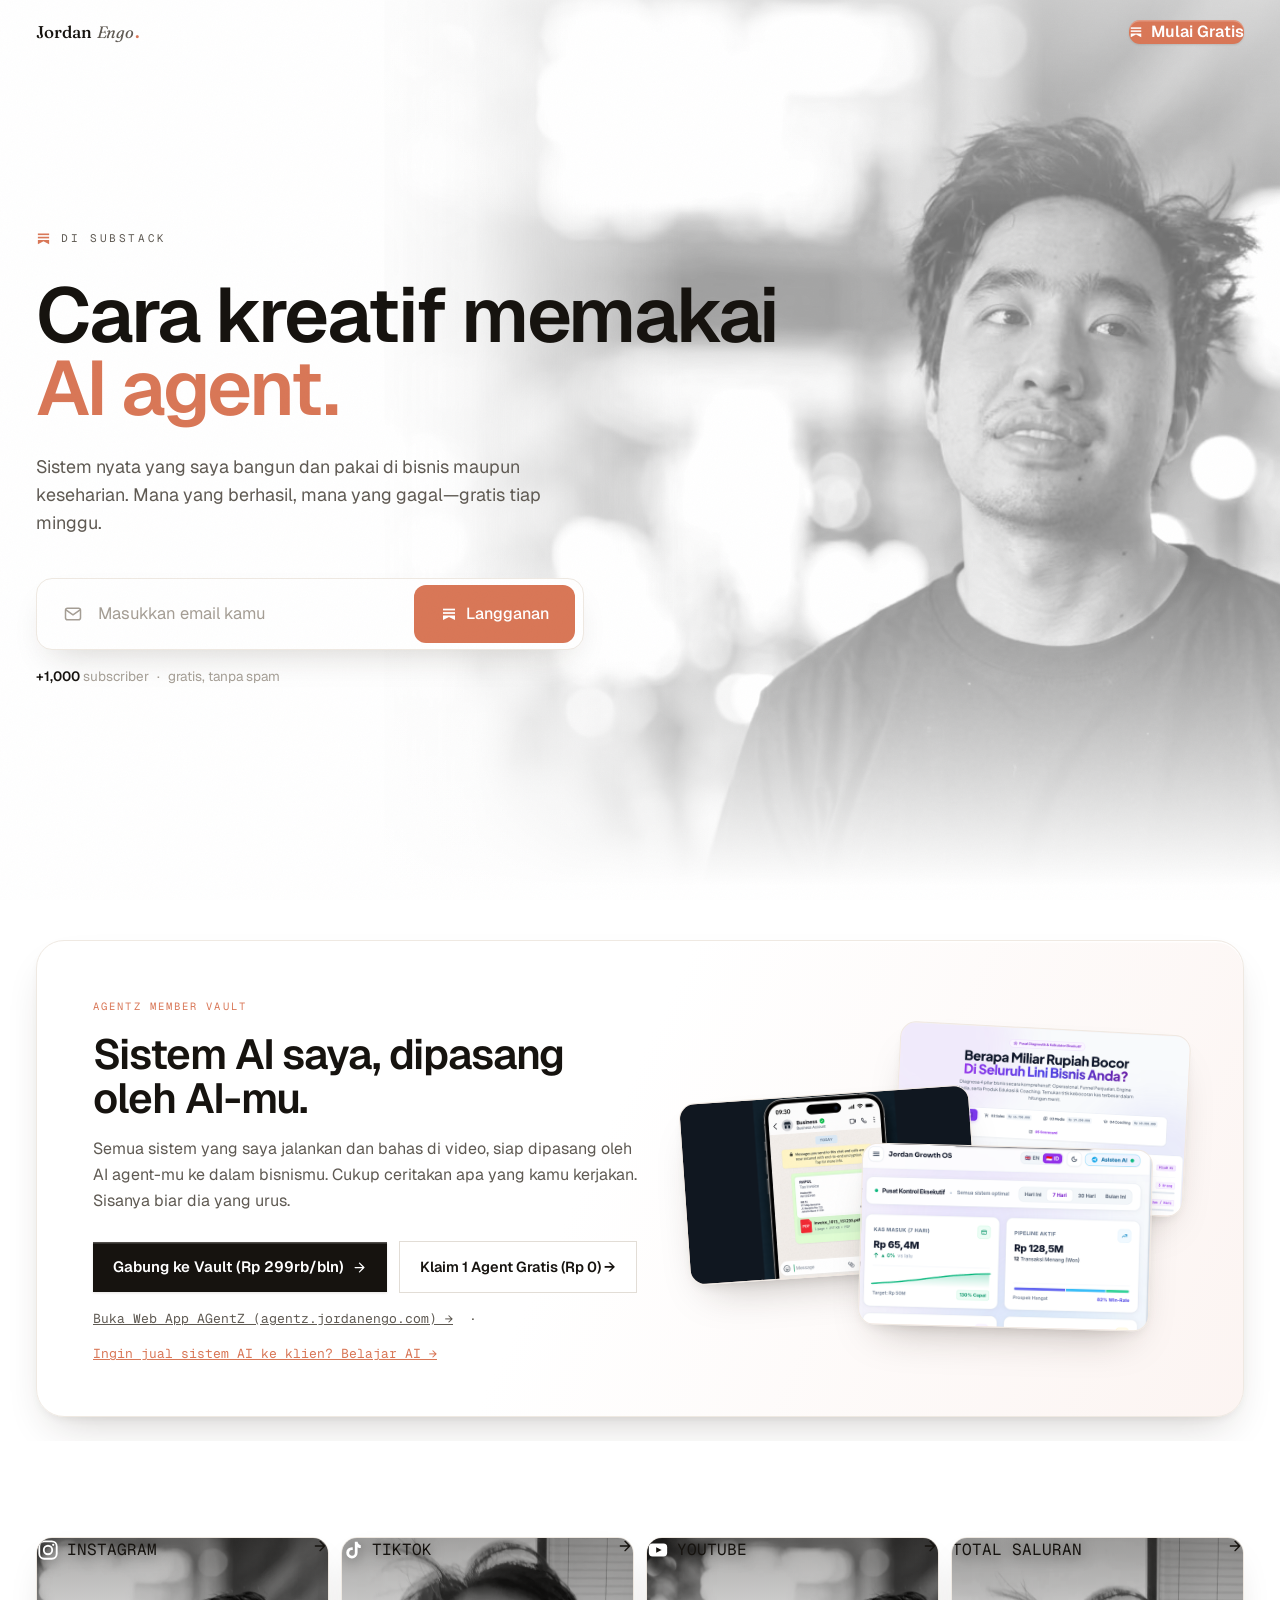
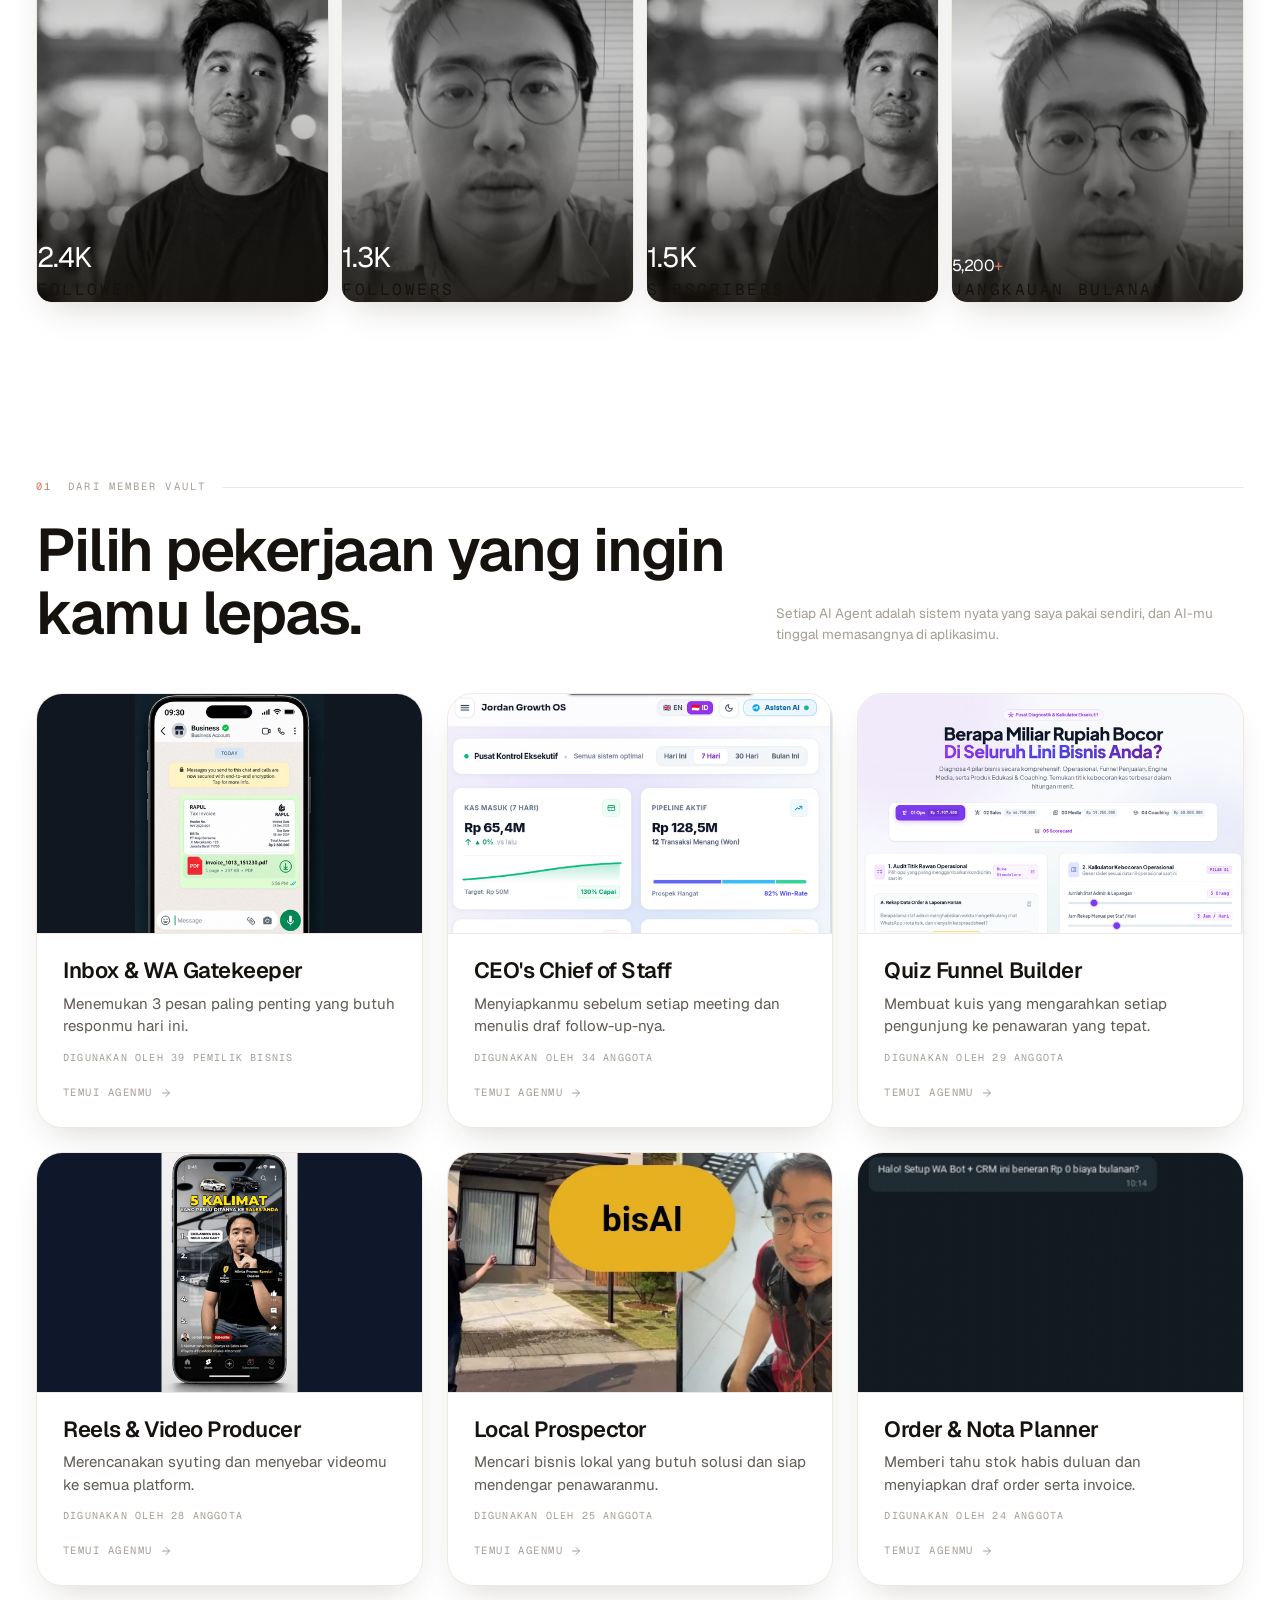
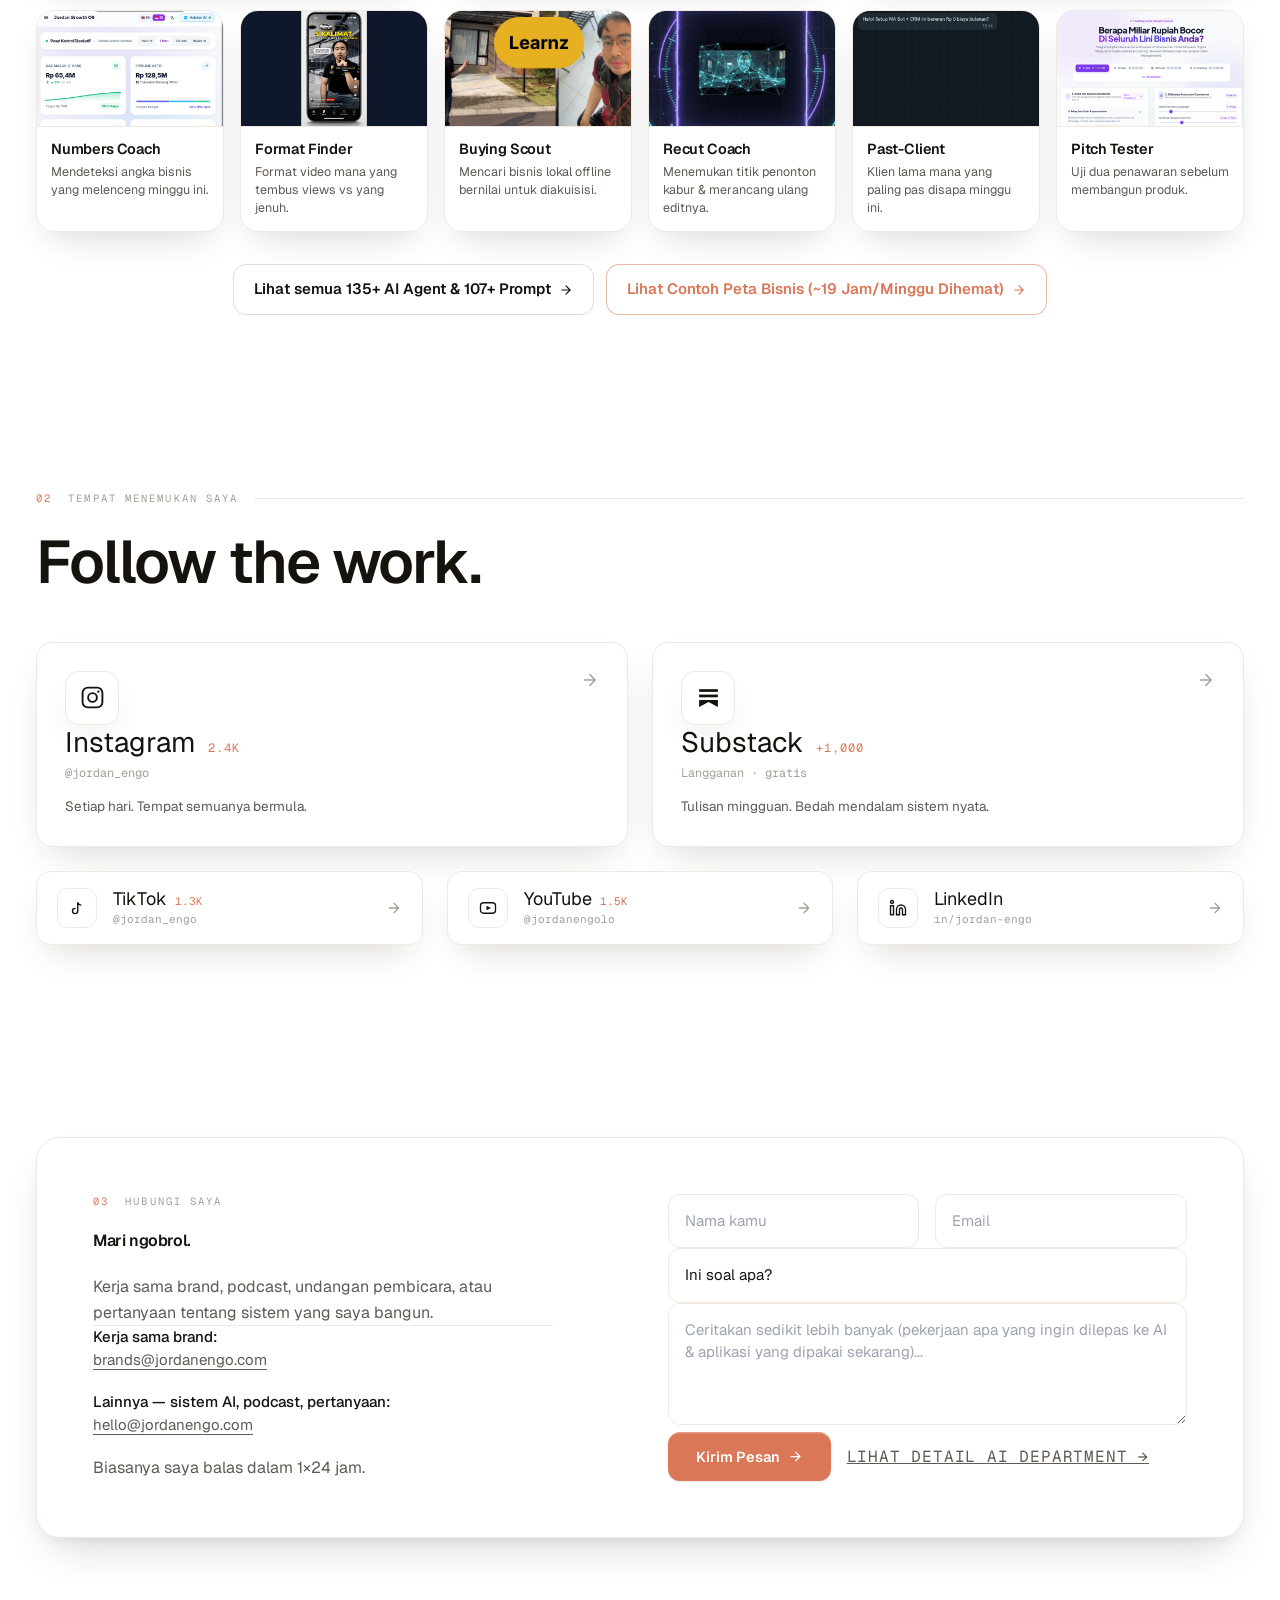
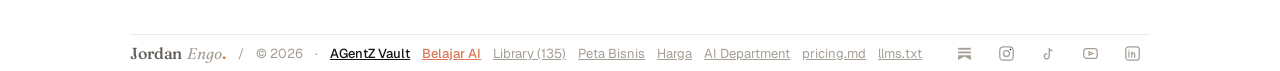
<file: index.html>
<!DOCTYPE html>
<html lang="id">
<head>
  <meta charset="utf-8" />
  <meta name="viewport" content="width=device-width, initial-scale=1.0" />
  <title>Jordan Engo — Cara kerja nyata membangun dengan AI</title>
  <meta name="description" content="Cara kreatif memakai AI agent. Sistem nyata yang saya bangun dan pakai di bisnis & kehidupan sehari-hari—gratis setiap minggu." />
  <meta property="og:title" content="Jordan Engo — Cara kerja nyata membangun dengan AI" />
  <meta property="og:description" content="Sistem AI saya, dipasang oleh AI-mu. Katalog AI Agent siap pakai untuk bisnis dan kreator." />
  <meta property="og:type" content="website" />
  <link rel="icon" href="agentzlogo.webp" />
  <link rel="alternate" type="text/plain" title="LLM Context" href="/llms.txt" />
  <link rel="preload" as="image" href="Jo-hero-1264.webp" imagesrcset="Jo-hero-400.webp 400w, Jo-hero-800.webp 800w, Jo-hero-1264.webp 1264w" imagesizes="(min-width: 768px) 70vw, 160vw" fetchpriority="high" />
  <link rel="preconnect" href="https://fonts.googleapis.com" />
  <link rel="preconnect" href="https://fonts.gstatic.com" crossorigin />
  <link href="https://fonts.googleapis.com/css2?family=Fraunces:ital,opsz,wght@0,9..144,400;0,9..144,500;0,9..144,600;1,9..144,400&family=Geist+Mono:wght@400;500&family=Geist:wght@300;400;500;600;700;800&display=swap" rel="stylesheet" />

  <style>
    :root {
      --canvas: #ffffff;
      --night: #ffffff;
      --ink: #16130f;
      --cream: #16130f;
      --cream-2: #5f5a53;
      --cream-3: #a59e95;
      --sub: #5f5a53;
      --muted: #a59e95;
      --line: #efe9e2;
      --line-strong: #e2ddd6;
      --clay: #d97757;
      --clay-soft: rgba(217, 119, 87, 0.12);
      --clay-border: rgba(217, 119, 87, 0.52);
      --tile-shadow: 0 20px 44px -18px rgba(40, 30, 20, 0.24), 0 4px 12px -6px rgba(40, 30, 20, 0.12), inset 0 1.5px 0 rgba(255, 255, 255, 0.9);
      --tile-shadow-sm: 0 16px 36px -16px rgba(40, 30, 20, 0.22), inset 0 1.5px 0 rgba(255, 255, 255, 0.9);
      --featured-tile-shadow: 0 28px 58px -22px rgba(217, 119, 87, 0.34), 0 12px 30px -18px rgba(40, 30, 20, 0.22), inset 0 1.5px 0 rgba(255, 255, 255, 0.95);
    }

    html { scroll-behavior: smooth; }
    body {
      background: var(--canvas);
      color: var(--ink);
      font-family: 'Geist', system-ui, sans-serif;
      overflow-x: hidden;
      -webkit-font-smoothing: antialiased;
    }

    .font-fraunces {
      font-family: 'Fraunces', serif;
    }

    .h-display {
      font-family: 'Geist', system-ui, sans-serif;
      font-weight: 600;
      letter-spacing: -0.025em;
      line-height: 1.05;
    }

    .grain {
      pointer-events: none;
      position: fixed;
      inset: 0;
      z-index: 80;
      opacity: 0.03;
      mix-blend-mode: multiply;
      background-image: url("data:image/svg+xml;utf8,<svg xmlns='http://www.w3.org/2000/svg' width='180' height='180'><filter id='n'><feTurbulence type='fractalNoise' baseFrequency='0.8' numOctaves='2' stitchTiles='stitch'/></filter><rect width='100%25' height='100%25' filter='url(%23n)'/></svg>");
    }

    .hero-portrait {
      opacity: 0.55;
      -webkit-mask-image: linear-gradient(90deg, transparent 0%, rgba(0, 0, 0, 0.1) 12%, rgba(0, 0, 0, 0.6) 26%, #000 34%);
      mask-image: linear-gradient(90deg, transparent 0%, rgba(0, 0, 0, 0.1) 12%, rgba(0, 0, 0, 0.6) 26%, #000 34%);
    }

    .hk-pill {
      background: #ffffff;
      border: 1.5px solid var(--line);
      border-radius: 16px;
      box-shadow: var(--tile-shadow-sm);
      transition: border-color 0.2s ease, box-shadow 0.2s ease;
    }
    .hk-pill:focus-within {
      border-color: var(--clay-border);
      box-shadow: var(--featured-tile-shadow);
    }

    .hk-btn {
      display: inline-flex;
      align-items: center;
      justify-content: center;
      gap: 9px;
      background: var(--clay);
      color: #ffffff;
      font-weight: 500;
      border-radius: 12px;
      transition: transform 0.18s ease, opacity 0.18s ease;
    }
    .hk-btn:hover { opacity: 0.92; transform: translateY(-1px); }

    .vault-card {
      display: grid;
      grid-template-columns: 1fr;
      gap: 36px;
      align-items: center;
      border-radius: 28px;
      border: 1.5px solid var(--line);
      background: linear-gradient(115deg, #ffffff 46%, var(--clay-soft) 130%);
      box-shadow: var(--tile-shadow);
      padding: 32px 26px;
      overflow: hidden;
    }
    @media (min-width: 960px) {
      .vault-card {
        grid-template-columns: 1.05fr 0.95fr;
        padding: 52px 56px;
      }
    }

    .vault-art {
      height: 300px;
      position: relative;
    }
    .vault-tile {
      aspect-ratio: 16/10;
      border: 1.5px solid var(--line);
      background: var(--clay-soft);
      border-radius: 16px;
      width: 58%;
      position: absolute;
      overflow: hidden;
      box-shadow: 0 22px 44px -22px rgba(40, 30, 20, 0.34), 0 6px 14px -8px rgba(40, 30, 20, 0.16);
    }
    .vault-tile img {
      object-fit: cover;
      width: 100%;
      height: 100%;
      display: block;
    }
    .vault-tile.t1 { top: 0; right: 0; transform: rotate(3deg); }
    .vault-tile.t2 { z-index: 1; top: 66px; left: 0; transform: rotate(-4deg); }
    .vault-tile.t3 { z-index: 2; bottom: 0; right: 7%; transform: rotate(1.5deg); }
    @media (max-width: 880px) {
      .vault-art { height: 92px; margin: 0 -6px; }
      .vault-tile { border-radius: 12px; width: 38%; top: 0; bottom: auto; }
      .vault-tile.t1 { top: 6px; left: 0; right: auto; transform: rotate(-3deg); }
      .vault-tile.t2 { top: 0; left: 31%; transform: rotate(1.5deg); }
      .vault-tile.t3 { top: 8px; left: auto; right: 0; transform: rotate(4deg); }
    }

    .hairline-soft {
      height: 1px;
      background: var(--line);
    }

    /* 1:1 Angus Sewell #reach Grid & Card Architecture */
    .reach-grid {
      display: grid;
      grid-template-columns: repeat(2, minmax(0, 1fr));
      gap: 10px;
    }
    @media (min-width: 768px) {
      .reach-grid {
        display: flex;
        gap: 12px;
      }
    }
    .reach-card {
      aspect-ratio: 4/5;
      border: 1.5px solid var(--line);
      box-shadow: 0 16px 36px -16px rgba(40,30,20,0.22), inset 0 1.5px 0 rgba(255,255,255,0.9);
      border-radius: 16px;
      position: relative;
      overflow: hidden;
      display: block;
      flex-shrink: 0;
      transition: transform 0.45s cubic-bezier(0.16, 0.7, 0.3, 1), border-color 0.3s ease;
    }
    @media (min-width: 768px) {
      .reach-card {
        flex: 1;
        min-width: 228px;
      }
    }
    .reach-card img {
      position: absolute;
      inset: 0;
      width: 100%;
      height: 100%;
      object-fit: cover;
      object-position: center;
      filter: grayscale(1) brightness(0.9) contrast(1.03);
      transition: filter 0.9s ease-out, transform 0.9s ease-out;
    }
    .reach-card:hover img {
      filter: grayscale(0) brightness(1);
      transform: scale(1.05);
    }

    /* 1:1 Angus Agent Grid Architecture */
    .agent-grid {
      display: grid;
      grid-template-columns: repeat(3, minmax(0, 1fr));
      gap: 24px;
    }
    .agent-card {
      text-align: left;
      cursor: pointer;
      width: 100%;
      font: inherit;
      color: var(--ink);
      border: 1.5px solid var(--line);
      box-shadow: var(--tile-shadow-sm);
      background: #fff;
      border-radius: 26px;
      flex-direction: column;
      padding: 0;
      text-decoration: none;
      transition: transform 0.45s cubic-bezier(0.16, 0.7, 0.3, 1), box-shadow 0.45s cubic-bezier(0.16, 0.7, 0.3, 1);
      display: flex;
      position: relative;
      overflow: hidden;
    }
    .agent-card:hover {
      transform: translateY(-5px);
      box-shadow: 0 32px 64px -26px rgba(40, 30, 20, 0.28), 0 8px 20px -10px rgba(40, 30, 20, 0.14), inset 0 1.5px #ffffffe6;
    }
    .agent-card:focus-visible {
      border-color: var(--clay);
      box-shadow: var(--tile-shadow-sm), 0 0 0 3px rgba(217, 119, 87, 0.22);
      outline: none;
    }
    .agent-plate {
      aspect-ratio: 16/10;
      border-bottom: 1.5px solid var(--line);
      background: var(--clay-soft);
      width: 100%;
      color: var(--clay);
      flex-shrink: 0;
      justify-content: center;
      align-items: center;
      display: flex;
      overflow: hidden;
    }
    .agent-plate img {
      object-fit: cover;
      width: 100%;
      height: 100%;
      transition: transform 0.6s cubic-bezier(0.16, 1, 0.3, 1);
      display: block;
    }
    .agent-card:hover .agent-plate img {
      transform: scale(1.03);
    }
    .agent-body {
      flex-direction: column;
      flex: 1;
      align-items: flex-start;
      min-width: 0;
      padding: 24px 26px 26px;
      display: flex;
    }
    .agent-name {
      letter-spacing: -0.022em;
      color: var(--ink);
      margin: 0;
      font-size: 22px;
      font-weight: 600;
      line-height: 1.16;
      transition: color 0.3s;
    }
    .agent-line {
      color: var(--sub);
      margin-top: 9px;
      font-size: 15px;
      line-height: 1.5;
      display: block;
    }
    .agent-note {
      letter-spacing: 0.12em;
      text-transform: uppercase;
      color: var(--muted);
      margin-top: 12px;
      font-family: 'Geist Mono', monospace;
      font-size: 10px;
      display: block;
    }
    .agent-meet {
      margin-top: auto;
      padding-top: 20px;
    }
    .cut-read {
      letter-spacing: 0.14em;
      text-transform: uppercase;
      color: var(--muted);
      align-items: center;
      gap: 7px;
      font-family: 'Geist Mono', monospace;
      font-size: 10.5px;
      transition: color 0.3s;
      display: inline-flex;
    }
    .cut-arr {
      transition: transform 0.3s;
      display: inline-flex;
    }
    .agent-card:hover .agent-name,
    .agent-card:hover .cut-read {
      color: var(--clay);
    }
    .agent-card:hover .cut-arr {
      transform: translateX(4px);
    }
    .agent-more {
      display: grid;
      grid-template-columns: repeat(6, minmax(0, 1fr));
      gap: 16px;
      margin-top: 24px;
    }
    .agent-mini {
      text-align: left;
      cursor: pointer;
      width: 100%;
      font: inherit;
      color: var(--ink);
      border: 1.5px solid var(--line);
      box-shadow: var(--tile-shadow-sm);
      background: #fff;
      border-radius: 18px;
      flex-direction: column;
      padding: 0;
      text-decoration: none;
      transition: transform 0.45s cubic-bezier(0.16, 0.7, 0.3, 1), border-color 0.3s;
      display: flex;
      overflow: hidden;
    }
    .agent-mini:hover {
      border-color: var(--line-strong);
      transform: translateY(-3px);
    }
    .agent-mini .agent-plate {
      aspect-ratio: 16/10;
    }
    .agent-mini-body {
      flex-direction: column;
      min-width: 0;
      padding: 13px 14px 15px;
      display: flex;
    }
    .agent-mini-name {
      letter-spacing: -0.012em;
      color: var(--ink);
      font-size: 14.5px;
      font-weight: 600;
      line-height: 1.22;
      transition: color 0.3s;
    }
    .agent-mini:hover .agent-mini-name {
      color: var(--clay);
    }
    .agent-mini-line {
      color: var(--sub);
      margin-top: 5px;
      font-size: 12.5px;
      line-height: 1.42;
      display: -webkit-box;
      -webkit-line-clamp: 3;
      -webkit-box-orient: vertical;
      overflow: hidden;
    }
    .agent-all {
      justify-content: center;
      margin-top: 32px;
      display: flex;
    }
    .agent-all-link {
      cursor: pointer;
      font: inherit;
      color: var(--ink);
      border: 1.5px solid var(--line-strong);
      background: #fff;
      border-radius: 13px;
      align-items: center;
      gap: 8px;
      padding: 13px 20px;
      font-size: 15px;
      font-weight: 600;
      text-decoration: none;
      transition: border-color 0.3s, color 0.3s;
      display: inline-flex;
    }
    .agent-all-link:hover {
      border-color: var(--clay);
      color: var(--clay);
    }
    @media (max-width: 880px) {
      .agent-grid {
        grid-template-columns: 1fr;
        gap: 14px;
      }
      .agent-card {
        border-radius: 22px;
      }
      .agent-body {
        padding: 18px 20px 20px;
      }
      .agent-name {
        font-size: 20px;
      }
      .agent-meet {
        padding-top: 14px;
      }
      .agent-card.minor {
        flex-direction: row;
        align-items: center;
      }
      .agent-card.minor .agent-plate {
        border: 1.5px solid var(--line);
        border-radius: 12px;
        width: 116px;
        margin: 14px 0 14px 14px;
      }
      .agent-card.minor .agent-body {
        padding: 14px 16px 14px 14px;
      }
      .agent-card.minor .agent-name {
        font-size: 17px;
        line-height: 1.2;
      }
      .agent-card.minor .agent-line {
        margin-top: 5px;
        font-size: 14px;
        line-height: 1.42;
      }
      .agent-card.minor .agent-note {
        margin-top: 7px;
      }
      .agent-card.minor .agent-meet {
        padding-top: 9px;
      }
      .agent-more {
        scroll-snap-type: x proximity;
        -webkit-overflow-scrolling: touch;
        scrollbar-width: none;
        grid-template-columns: none;
        grid-auto-columns: 46%;
        grid-auto-flow: column;
        gap: 12px;
        margin: 14px -24px 0;
        padding: 4px 24px 14px;
        scroll-padding-left: 24px;
        overflow-x: auto;
      }
      .agent-more::-webkit-scrollbar {
        display: none;
      }
      .agent-mini {
        scroll-snap-align: start;
      }
      .agent-all {
        margin-top: 10px;
      }
      .agent-all-link {
        justify-content: center;
        width: 100%;
      }
    }

    .field-input {
      width: 100%;
      border: 1.5px solid var(--line);
      border-radius: 12px;
      padding: 15px 16px;
      font-size: 15px;
      background: #ffffff;
      color: var(--ink);
      transition: border-color 0.2s ease;
    }
    .field-input:focus {
      outline: none;
      border-color: var(--clay-border);
    }

    .header-scrolled {
      background: rgba(255, 255, 255, 0.86) !important;
      backdrop-filter: blur(12px);
      border-bottom: 1.5px solid var(--line) !important;
    }

    .reveal {
      opacity: 0;
      transform: translateY(18px);
      transition: opacity 0.85s cubic-bezier(0.16, 1, 0.3, 1), transform 0.85s cubic-bezier(0.16, 1, 0.3, 1);
    }
    .reveal.in {
      opacity: 1;
      transform: translateY(0);
    }
  </style>
  <link rel="stylesheet" href="/site.css" />
</head>
<body class="min-h-screen flex flex-col">
  <div class="grain"></div>

  <!-- Header -->
  <header id="site-header" class="fixed top-0 inset-x-0 z-50 transition-all duration-300" style="background:transparent;backdrop-filter:none;border-bottom:1px solid transparent">
    <div class="max-w-[1280px] mx-auto px-6 sm:px-9 h-[64px] flex items-center justify-between gap-6">
      <a href="#top" class="flex items-baseline min-w-0 whitespace-nowrap font-fraunces">
        <span class="text-cream" style="font-size:17px;font-weight:500;letter-spacing:-0.004em;line-height:1">Jordan</span>
        <span class="text-cream-2" style="font-size:16.5px;font-weight:400;font-style:italic;letter-spacing:-0.002em;line-height:1;margin-left:0.30em">Engo</span>
        <span style="color:var(--clay);font-size:17px;font-weight:600;line-height:1;margin-left:0.01em">.</span>
      </a>

      <nav class="flex items-center gap-1">
        <a href="/library.html" class="hidden md:inline-block font-mono text-[10.5px] font-medium tracking-[0.16em] uppercase text-cream-2 hover:text-cream px-3 py-2 transition-colors">Library (135)</a>
        <a href="/example-map.html" class="hidden lg:inline-block font-mono text-[10.5px] font-medium tracking-[0.16em] uppercase text-cream-2 hover:text-cream px-3 py-2 transition-colors">Peta Bisnis</a>
        <a href="/pricing.html" class="hidden md:inline-block font-mono text-[10.5px] font-medium tracking-[0.16em] uppercase text-cream-2 hover:text-cream px-3 py-2 transition-colors">Harga</a>
        <a href="/ai-department.html" class="hidden lg:inline-block font-mono text-[10.5px] font-semibold tracking-[0.16em] uppercase text-cream hover:text-clay px-3 py-2 transition-colors">AI Dept</a>
        <a href="https://agentz.jordanengo.com/?utm_source=jordanengo&utm_medium=nav" class="hidden sm:inline-block font-mono text-[10.5px] font-semibold tracking-[0.16em] uppercase text-cream-2 hover:text-clay px-3 py-2 transition-colors">AGentZ</a>
        <a href="https://belajar.jordanengo.com/?utm_source=jordanengo&utm_medium=nav" class="hidden sm:inline-block font-mono text-[10.5px] font-semibold tracking-[0.16em] uppercase text-clay hover:text-cream px-3 py-2 transition-colors">Belajar AI</a>
        <a href="/gabung.html?plan=free" class="ml-2 inline-flex items-center gap-2 bg-clay text-white font-sans text-[12.5px] font-semibold pl-3.5 pr-3.5 py-2 rounded-[11px] hover:brightness-[1.04] transition-all border-none cursor-pointer" style="box-shadow:0 1px 2px rgba(40,30,20,0.12), inset 0 1.5px 0 rgba(255,255,255,0.25)">
          <svg width="14" height="14" viewBox="0 0 24 24" fill="#ffffff">
            <rect x="3" y="4" width="18" height="2.6"></rect>
            <rect x="3" y="9.2" width="18" height="2.6"></rect>
            <path d="M3 14.4H21V21L12 16.4 3 21z"></path>
          </svg>
          <span>Mulai Gratis</span>
        </a>
      </nav>
    </div>
  </header>

  <main class="flex-1">
    <!-- SECTION 0: Full-Viewport Founder-Portrait Hero -->
    <section id="top" class="relative md:min-h-screen overflow-hidden" style="background:var(--night)">
      <!-- Founder Portrait Overlay Layer -->
      <div class="hero-media relative h-[58svh] min-h-[380px] md:h-auto md:min-h-0 md:absolute md:inset-y-0 md:right-0 w-full md:w-[70%] overflow-hidden">
        <picture>
          <source type="image/avif" srcset="Jo-hero-400.avif 400w, Jo-hero-800.avif 800w, Jo-hero-1264.avif 1264w" sizes="(min-width: 768px) 70vw, 160vw" />
          <source type="image/webp" srcset="Jo-hero-400.webp 400w, Jo-hero-800.webp 800w, Jo-hero-1264.webp 1264w" sizes="(min-width: 768px) 70vw, 160vw" />
          <img
            src="Jo-hero-hd.jpg"
            width="1264" height="848" fetchpriority="high" decoding="async"
            alt="Jordan Engo"
            class="hero-portrait absolute inset-0 w-full h-full object-cover"
            style="object-position:62% 26%;transform:scale(1.05) translateY(0px);filter:grayscale(1) contrast(1.02) brightness(1.03)"
          />
        </picture>
        <!-- Mobile white gradients -->
        <div class="absolute inset-0 md:hidden" style="background:linear-gradient(180deg, rgba(255,255,255,0.55) 0%, rgba(255,255,255,0.30) 26%, rgba(255,255,255,0.30) 46%, rgba(255,255,255,0.72) 70%, #ffffff 96%)"></div>
        <div class="absolute inset-x-0 bottom-0 h-2/5" style="background:linear-gradient(0deg, #ffffff 4%, transparent)"></div>
        <div class="absolute inset-x-0 top-0 h-1/4" style="background:linear-gradient(180deg, rgba(255,255,255,0.5), transparent)"></div>
      </div>

      <!-- Hero Copy Layer -->
      <div class="hero-content relative z-[2] max-w-[1280px] mx-auto px-6 sm:px-9 md:min-h-screen flex items-center mt-[-17svh] md:mt-0 pt-0 md:pt-28 pb-16 md:pb-24">
        <div class="w-full max-w-[640px]">
          <div class="reveal flex items-center gap-2.5 mb-8" style="transition-delay:40ms">
            <svg width="15" height="15" viewBox="0 0 24 24" fill="#D97757">
              <rect x="3" y="4" width="18" height="2.6"></rect>
              <rect x="3" y="9.2" width="18" height="2.6"></rect>
              <path d="M3 14.4H21V21L12 16.4 3 21z"></path>
            </svg>
            <span class="font-mono uppercase text-cream-2 shrink-0 whitespace-nowrap" style="font-size:11px;letter-spacing:0.24em">DI SUBSTACK</span>
          </div>

          <h1 class="reveal font-sans text-cream md:[width:max-content] md:max-w-[820px]" style="font-size:clamp(38px,6vw,80px);font-weight:600;line-height:0.95;letter-spacing:-0.03em;transition-delay:90ms">
            Cara kreatif memakai<br /><span class="text-clay">AI agent.</span>
          </h1>

          <p class="reveal font-sans text-cream-2 mt-7" style="font-size:clamp(16px,1.4vw,18px);line-height:1.58;max-width:44ch;transition-delay:140ms">
            Sistem nyata yang saya bangun dan pakai di bisnis maupun keseharian. Mana yang berhasil, mana yang gagal—gratis tiap minggu.
          </p>

          <div id="newsletter" class="reveal mt-10" style="max-width:548px;transition-delay:190ms">
            <!-- Mobile Form -->
            <form class="newsletter-form sm:hidden flex flex-col gap-3">
              <label class="hk-pill group flex items-center" style="height:58px;padding-left:20px;padding-right:18px">
                <span class="text-cream-3 shrink-0 group-focus-within:text-clay transition-colors">
                  <svg width="18" height="18" viewBox="0 0 24 24" fill="none" stroke="currentColor" stroke-width="1.8" stroke-linecap="round" stroke-linejoin="round"><rect x="3" y="5" width="18" height="14" rx="2.5"></rect><path d="m3.5 7 8.5 6 8.5-6"></path></svg>
                </span>
                <input type="email" required placeholder="Masukkan email kamu" aria-label="Alamat email" class="newsletter-email flex-1 min-w-0 bg-transparent border-none outline-none text-cream font-sans placeholder:text-cream-3" style="font-size:16px;padding-left:13px;padding-right:6px" />
              </label>
              <button type="submit" class="hk-btn w-full disabled:opacity-70" style="height:56px;font-size:16px">
                <svg width="16" height="16" viewBox="0 0 24 24" fill="#ffffff"><rect x="3" y="4" width="18" height="2.6"></rect><rect x="3" y="9.2" width="18" height="2.6"></rect><path d="M3 14.4H21V21L12 16.4 3 21z"></path></svg>
                <span>Langganan — Gratis</span>
              </button>
            </form>

            <!-- Desktop Pill Form -->
            <form class="newsletter-form hk-pill group hidden sm:flex items-center w-full" style="height:72px;padding-left:26px;padding-right:8px">
              <span class="text-cream-3 shrink-0 group-focus-within:text-clay transition-colors">
                <svg width="20" height="20" viewBox="0 0 24 24" fill="none" stroke="currentColor" stroke-width="1.8" stroke-linecap="round" stroke-linejoin="round"><rect x="3" y="5" width="18" height="14" rx="2.5"></rect><path d="m3.5 7 8.5 6 8.5-6"></path></svg>
              </span>
              <input type="email" required placeholder="Masukkan email kamu" aria-label="Alamat email" class="newsletter-email flex-1 min-w-0 bg-transparent border-none outline-none text-cream font-sans placeholder:text-cream-3" style="font-size:16.5px;padding-left:15px;padding-right:10px" />
              <button type="submit" class="hk-btn shrink-0 disabled:opacity-70" style="height:58px;padding-left:27px;padding-right:26px;font-size:16px">
                <svg width="16" height="16" viewBox="0 0 24 24" fill="#ffffff"><rect x="3" y="4" width="18" height="2.6"></rect><rect x="3" y="9.2" width="18" height="2.6"></rect><path d="M3 14.4H21V21L12 16.4 3 21z"></path></svg>
                <span>Langganan</span>
              </button>
            </form>

            <p class="font-sans text-cream-3 mt-4" style="font-size:13.5px">
              <span class="text-cream font-semibold">+1,000</span> subscriber<span class="mx-2 text-cream-3/50">·</span>gratis, tanpa spam
            </p>
          </div>
        </div>
      </div>
    </section>

    <!-- SECTION 1: The Member Vault -->
    <section id="vault" class="relative" style="background:var(--night)">
      <div class="max-w-[1280px] mx-auto px-6 sm:px-9 pt-4 md:pt-10 pb-6">
        <div class="reveal vault-card">
          <div class="vault-copy">
            <span class="font-mono text-[10.5px] tracking-[0.2em] uppercase text-clay">AGentZ Member Vault</span>
            <h2 class="font-sans text-cream mt-4" style="font-size:clamp(28px,3.4vw,42px);font-weight:600;line-height:1.04;letter-spacing:-0.025em">
              Sistem AI saya, dipasang oleh AI-mu.
            </h2>
            <p class="font-sans text-[16px] leading-[1.6] text-cream-2 mt-4 max-w-[46ch]">
              Semua sistem yang saya jalankan dan bahas di video, siap dipasang oleh AI agent-mu ke dalam bisnismu. Cukup ceritakan apa yang kamu kerjakan. Sisanya biar dia yang urus.
            </p>
            <div class="mt-7 flex flex-wrap items-center gap-3">
              <a
                href="/gabung.html?plan=member"
                class="inline-flex items-center gap-2 bg-cream text-white font-sans text-[15px] font-semibold px-5 py-3.5 rounded-[13px] hover:brightness-[1.04] transition-all"
                style="background:var(--ink);box-shadow:0 1px 2px rgba(40,30,20,0.12), inset 0 1.5px 0 rgba(255,255,255,0.25)"
              >
                Gabung ke Vault (Rp 299rb/bln) <svg width="15" height="15" viewBox="0 0 24 24" fill="none" stroke="currentColor" stroke-width="2" stroke-linecap="round" stroke-linejoin="round"><path d="M5 12h14M12 5l7 7-7 7"></path></svg>
              </a>
              <a
                href="/gabung.html?plan=free"
                class="inline-flex items-center gap-2 font-sans text-[14.5px] font-semibold px-5 py-3.5 rounded-[13px] transition-all"
                style="background:#ffffff;color:var(--ink);border:1.5px solid var(--line-strong)"
              >
                Klaim 1 Agent Gratis (Rp 0) →
              </a>
            </div>
            <div class="mt-4 flex flex-wrap items-center gap-4 text-[13px] font-mono" style="color:var(--sub)">
              <a href="https://agentz.jordanengo.com/?utm_source=jordanengo&utm_medium=vault_card" class="underline hover:text-clay transition-colors">Buka Web App AGentZ (agentz.jordanengo.com) →</a>
              <span class="opacity-40">·</span>
              <a href="https://belajar.jordanengo.com/?utm_source=jordanengo&utm_medium=vault_card" class="underline hover:text-clay transition-colors" style="color:var(--clay)">Ingin jual sistem AI ke klien? Belajar AI →</a>
            </div>
          </div>

          <div class="vault-art" aria-hidden="true">
            <span class="vault-tile t1"><img src="bisnis_ai_audit.png" alt="AGentZ Audit System" loading="lazy" decoding="async"/></span>
            <span class="vault-tile t2"><img src="whatsapp_invoice.png" alt="AGentZ WhatsApp Operator" loading="lazy" decoding="async"/></span>
            <span class="vault-tile t3"><img src="bisnis_dashboard.png" alt="AGentZ Dashboard" loading="lazy" decoding="async"/></span>
          </div>
        </div>
      </div>
    </section>

    <!-- SECTION 2: 1:1 Angus Sewell #reach Section (Visual Proof Grid) -->
    <section id="reach" class="relative" style="background:var(--night)">
      <div class="max-w-[1280px] mx-auto px-6 sm:px-9 py-16 md:py-24">
        <div class="md:hidden reveal flex items-center gap-4 mb-6">
          <span class="font-mono text-[10.5px] tracking-[0.2em] uppercase text-clay">Angka &amp; Jangkauan</span>
          <span class="hairline-soft flex-1"></span>
          <span class="font-mono text-[10.5px] tracking-[0.2em] uppercase text-cream-3">4 Saluran</span>
        </div>
        <div class="reach-grid">
          <!-- Card 1: Instagram -->
          <a href="https://www.instagram.com/jordan_engo/" target="_blank" rel="noopener" class="reveal group reach-card" style="transition-delay:0ms">
            <img src="reach-card-ig.webp" alt="Jordan Engo Instagram" loading="lazy" />
            <div class="absolute inset-0" style="background:linear-gradient(178deg, rgba(22,19,15,0.30) 0%, rgba(22,19,15,0) 34%, rgba(22,19,15,0.26) 62%, rgba(22,19,15,0.86) 100%)"></div>
            <div class="absolute top-0 inset-x-0 p-3.5 md:p-4 flex items-start justify-between">
              <span class="flex items-center gap-2 md:gap-2.5" style="filter:drop-shadow(0 2px 7px rgba(0,0,0,0.55))">
                <svg width="22" height="22" viewBox="0 0 24 24" fill="none" stroke="#fff" stroke-width="2"><rect x="2.5" y="2.5" width="19" height="19" rx="5.4"></rect><circle cx="12" cy="12" r="4.6"></circle><circle cx="17.7" cy="6.3" r="1.25" fill="#fff" stroke="none"></circle></svg>
                <span class="font-mono text-[9px] md:text-[10px] tracking-[0.17em] uppercase text-white/85">Instagram</span>
              </span>
              <span class="text-white/0 group-hover:text-white/90 -translate-x-1 group-hover:translate-x-0 transition-all duration-300">
                <svg width="16" height="16" viewBox="0 0 24 24" fill="none" stroke="currentColor" stroke-width="2" stroke-linecap="round" stroke-linejoin="round"><path d="M5 12h14M12 5l7 7-7 7"></path></svg>
              </span>
            </div>
            <div class="absolute bottom-0 inset-x-0 p-3.5 md:p-4">
              <div class="font-sans font-extrabold text-white leading-[0.9] text-[28px] md:text-[36px]" style="letter-spacing:-0.035em;text-shadow:0 2px 18px rgba(0,0,0,0.5)">2.4K</div>
              <div class="font-mono text-[9px] md:text-[9.5px] tracking-[0.16em] uppercase text-white/65 mt-1.5 md:mt-2">followers</div>
            </div>
          </a>

          <!-- Card 2: TikTok -->
          <a href="https://www.tiktok.com/@jordan_engo" target="_blank" rel="noopener" class="reveal group reach-card" style="transition-delay:70ms">
            <img src="reach-card-tiktok.webp" alt="Jordan Engo TikTok" loading="lazy" />
            <div class="absolute inset-0" style="background:linear-gradient(178deg, rgba(22,19,15,0.30) 0%, rgba(22,19,15,0) 34%, rgba(22,19,15,0.26) 62%, rgba(22,19,15,0.86) 100%)"></div>
            <div class="absolute top-0 inset-x-0 p-3.5 md:p-4 flex items-start justify-between">
              <span class="flex items-center gap-2 md:gap-2.5" style="filter:drop-shadow(0 2px 7px rgba(0,0,0,0.55))">
                <svg width="22" height="22" viewBox="0 0 24 24" fill="#fff"><path d="M14 3h3c.31 1.94 1.62 3.45 3.5 3.86v3.02c-1.27 0-2.48-.37-3.5-1.01v6.18A6.18 6.18 0 1 1 10.82 8.9c.31 0 .61.02.9.07v3.13a3.1 3.1 0 1 0 2.28 3V3z"></path></svg>
                <span class="font-mono text-[9px] md:text-[10px] tracking-[0.17em] uppercase text-white/85">TikTok</span>
              </span>
              <span class="text-white/0 group-hover:text-white/90 -translate-x-1 group-hover:translate-x-0 transition-all duration-300">
                <svg width="16" height="16" viewBox="0 0 24 24" fill="none" stroke="currentColor" stroke-width="2" stroke-linecap="round" stroke-linejoin="round"><path d="M5 12h14M12 5l7 7-7 7"></path></svg>
              </span>
            </div>
            <div class="absolute bottom-0 inset-x-0 p-3.5 md:p-4">
              <div class="font-sans font-extrabold text-white leading-[0.9] text-[28px] md:text-[36px]" style="letter-spacing:-0.035em;text-shadow:0 2px 18px rgba(0,0,0,0.5)">1.3K</div>
              <div class="font-mono text-[9px] md:text-[9.5px] tracking-[0.16em] uppercase text-white/65 mt-1.5 md:mt-2">followers</div>
            </div>
          </a>

          <!-- Card 3: YouTube -->
          <a href="https://www.youtube.com/@jordanengolo" target="_blank" rel="noopener" class="reveal group reach-card" style="transition-delay:140ms">
            <img src="reach-card-yt.webp" alt="Jordan Engo YouTube" loading="lazy" />
            <div class="absolute inset-0" style="background:linear-gradient(178deg, rgba(22,19,15,0.30) 0%, rgba(22,19,15,0) 34%, rgba(22,19,15,0.26) 62%, rgba(22,19,15,0.86) 100%)"></div>
            <div class="absolute top-0 inset-x-0 p-3.5 md:p-4 flex items-start justify-between">
              <span class="flex items-center gap-2 md:gap-2.5" style="filter:drop-shadow(0 2px 7px rgba(0,0,0,0.55))">
                <svg width="22" height="22" viewBox="0 0 24 24" fill="#fff"><rect x="2" y="5" width="20" height="14" rx="4"></rect><polygon points="10,9 16,12 10,15" fill="#16130f" stroke="none"></polygon></svg>
                <span class="font-mono text-[9px] md:text-[10px] tracking-[0.17em] uppercase text-white/85">YouTube</span>
              </span>
              <span class="text-white/0 group-hover:text-white/90 -translate-x-1 group-hover:translate-x-0 transition-all duration-300">
                <svg width="16" height="16" viewBox="0 0 24 24" fill="none" stroke="currentColor" stroke-width="2" stroke-linecap="round" stroke-linejoin="round"><path d="M5 12h14M12 5l7 7-7 7"></path></svg>
              </span>
            </div>
            <div class="absolute bottom-0 inset-x-0 p-3.5 md:p-4">
              <div class="font-sans font-extrabold text-white leading-[0.9] text-[28px] md:text-[36px]" style="letter-spacing:-0.035em;text-shadow:0 2px 18px rgba(0,0,0,0.5)">1.5K</div>
              <div class="font-mono text-[9px] md:text-[9.5px] tracking-[0.16em] uppercase text-white/65 mt-1.5 md:mt-2">subscribers</div>
            </div>
          </a>

          <!-- Card 4: Combined Reach -->
          <a href="https://www.instagram.com/jordan_engo/" target="_blank" rel="noopener" class="reveal group reach-card" style="transition-delay:210ms">
            <img src="reach-card-combined.webp" alt="Total Jangkauan" loading="lazy" />
            <div class="absolute inset-0" style="background:linear-gradient(178deg, rgba(22,19,15,0.30) 0%, rgba(22,19,15,0) 34%, rgba(22,19,15,0.26) 62%, rgba(22,19,15,0.86) 100%)"></div>
            <div class="absolute top-0 inset-x-0 p-3.5 md:p-4 flex items-start justify-between">
              <span class="font-mono text-[9px] md:text-[10px] tracking-[0.22em] uppercase text-white/80" style="filter:drop-shadow(0 2px 7px rgba(0,0,0,0.55))">Total Saluran</span>
              <span class="text-white/0 group-hover:text-white/90 -translate-x-1 group-hover:translate-x-0 transition-all duration-300">
                <svg width="16" height="16" viewBox="0 0 24 24" fill="none" stroke="currentColor" stroke-width="2" stroke-linecap="round" stroke-linejoin="round"><path d="M5 12h14M12 5l7 7-7 7"></path></svg>
              </span>
            </div>
            <div class="absolute bottom-0 inset-x-0 p-3.5 md:p-4">
              <div class="font-sans font-extrabold text-white leading-[0.9] text-[32px] md:text-[44px]" style="letter-spacing:-0.035em;text-shadow:0 2px 18px rgba(0,0,0,0.5)">5,200<span class="text-clay">+</span></div>
              <div class="font-mono text-[9px] md:text-[9.5px] tracking-[0.16em] uppercase text-white/65 mt-1.5 md:mt-2">Jangkauan Bulanan</div>
            </div>
          </a>
        </div>
      </div>
    </section>

    <!-- SECTION 3: 01 — From the Member Vault (#latest) -->
    <section id="latest" class="max-w-[1280px] mx-auto px-6 sm:px-9 py-14 md:py-20">
      <div class="latest-agents">
        <div class="reveal mb-12">
          <div class="flex items-center gap-4 mb-6">
            <span class="font-mono text-[10.5px] tracking-[0.2em] uppercase text-clay">01</span>
            <span class="font-mono text-[10.5px] tracking-[0.2em] uppercase text-cream-3">Dari Member Vault</span>
            <span class="hairline-soft flex-1"></span>
          </div>
          <div class="flex flex-col md:flex-row md:items-end md:justify-between gap-4">
            <h2 class="h-display text-[42px] md:text-[60px] text-cream max-w-[20ch]">
              Pilih pekerjaan yang ingin kamu lepas.
            </h2>
            <p class="font-sans text-[13.5px] text-cream-3 max-w-[34ch] leading-[1.55]">
              Setiap AI Agent adalah sistem nyata yang saya pakai sendiri, dan AI-mu tinggal memasangnya di aplikasimu.
            </p>
          </div>
        </div>

        <!-- 6 Main Agent Cards in Angus 3-column Grid -->
        <div class="agent-set agent-set-popular">
          <div class="reveal agent-grid">
            <!-- Lead Agent Card: Inbox & WA Gatekeeper -->
            <button type="button" onclick="openAgentModal('Inbox & WA Gatekeeper', 'Menyaring ratusan chat WhatsApp & email masuk, lalu merangkum 3 pesan paling penting yang butuh responmu hari ini.', 'Member Vault')" aria-label="Inbox & WA Gatekeeper: Menemukan 3 pesan paling penting yang butuh responmu hari ini." class="agent-card lead">
              <span class="agent-plate" aria-hidden="true">
                <img src="whatsapp_invoice.png" alt="Inbox & WA Gatekeeper" loading="lazy" decoding="async"/>
              </span>
              <span class="agent-body">
                <h3 class="agent-name">Inbox &amp; WA Gatekeeper</h3>
                <span class="agent-line">Menemukan 3 pesan paling penting yang butuh responmu hari ini.</span>
                <span class="agent-note">Digunakan oleh 39 pemilik bisnis</span>
                <span class="cut-read agent-meet">
                  Temui agenmu
                  <span class="cut-arr">
                    <svg width="12" height="12" viewBox="0 0 24 24" fill="none" stroke="currentColor" stroke-width="2" stroke-linecap="round" stroke-linejoin="round"><path d="M5 12h14M12 5l7 7-7 7"></path></svg>
                  </span>
                </span>
              </span>
            </button>

            <!-- Minor 1: CEO Chief of Staff -->
            <button type="button" onclick="openAgentModal('CEO\'s Chief of Staff', 'Menyiapkan ringkasan sebelum setiap meeting dan langsung membuat draf follow-up ke klien begitu meeting selesai.', 'Member Vault')" aria-label="CEO's Chief of Staff" class="agent-card minor">
              <span class="agent-plate" aria-hidden="true">
                <img src="bisnis_dashboard.png" alt="CEO's Chief of Staff" loading="lazy" decoding="async"/>
              </span>
              <span class="agent-body">
                <h3 class="agent-name">CEO&#x27;s Chief of Staff</h3>
                <span class="agent-line">Menyiapkanmu sebelum setiap meeting dan menulis draf follow-up-nya.</span>
                <span class="agent-note">Digunakan oleh 34 anggota</span>
                <span class="cut-read agent-meet">
                  Temui agenmu
                  <span class="cut-arr">
                    <svg width="12" height="12" viewBox="0 0 24 24" fill="none" stroke="currentColor" stroke-width="2" stroke-linecap="round" stroke-linejoin="round"><path d="M5 12h14M12 5l7 7-7 7"></path></svg>
                  </span>
                </span>
              </span>
            </button>

            <!-- Minor 2: Quiz Funnel Builder -->
            <button type="button" onclick="openAgentModal('Quiz Funnel Builder', 'Membuat kuis interaktif singkat yang mengarahkan setiap pengunjung ke penawaran yang paling pas.', 'Member Vault')" aria-label="Quiz Funnel Builder" class="agent-card minor">
              <span class="agent-plate" aria-hidden="true">
                <img src="bisnis_ai_audit.png" alt="Quiz Funnel Builder" loading="lazy" decoding="async"/>
              </span>
              <span class="agent-body">
                <h3 class="agent-name">Quiz Funnel Builder</h3>
                <span class="agent-line">Membuat kuis yang mengarahkan setiap pengunjung ke penawaran yang tepat.</span>
                <span class="agent-note">Digunakan oleh 29 anggota</span>
                <span class="cut-read agent-meet">
                  Temui agenmu
                  <span class="cut-arr">
                    <svg width="12" height="12" viewBox="0 0 24 24" fill="none" stroke="currentColor" stroke-width="2" stroke-linecap="round" stroke-linejoin="round"><path d="M5 12h14M12 5l7 7-7 7"></path></svg>
                  </span>
                </span>
              </span>
            </button>

            <!-- Minor 3: Reels & Video Producer -->
            <button type="button" onclick="openAgentModal('Reels & Video Producer', 'Merencanakan jadwal syuting, hooks viral, dan menyebar videomu ke semua platform media sosial.', 'Member Vault')" aria-label="Reels Producer" class="agent-card minor">
              <span class="agent-plate" aria-hidden="true">
                <img src="coaching_video_templates.gif" alt="Reels Producer" loading="lazy" decoding="async"/>
              </span>
              <span class="agent-body">
                <h3 class="agent-name">Reels &amp; Video Producer</h3>
                <span class="agent-line">Merencanakan syuting dan menyebar videomu ke semua platform.</span>
                <span class="agent-note">Digunakan oleh 28 anggota</span>
                <span class="cut-read agent-meet">
                  Temui agenmu
                  <span class="cut-arr">
                    <svg width="12" height="12" viewBox="0 0 24 24" fill="none" stroke="currentColor" stroke-width="2" stroke-linecap="round" stroke-linejoin="round"><path d="M5 12h14M12 5l7 7-7 7"></path></svg>
                  </span>
                </span>
              </span>
            </button>

            <!-- Minor 4: Local Prospector -->
            <button type="button" onclick="openAgentModal('Local Prospector', 'Mencari bisnis lokal yang butuh solusi AI dan siap mendengar penawaranmu.', 'Member Vault')" aria-label="Local Prospector" class="agent-card minor">
              <span class="agent-plate" aria-hidden="true">
                <img src="jo_bisai.webp" alt="Local Prospector" loading="lazy" decoding="async"/>
              </span>
              <span class="agent-body">
                <h3 class="agent-name">Local Prospector</h3>
                <span class="agent-line">Mencari bisnis lokal yang butuh solusi dan siap mendengar penawaranmu.</span>
                <span class="agent-note">Digunakan oleh 25 anggota</span>
                <span class="cut-read agent-meet">
                  Temui agenmu
                  <span class="cut-arr">
                    <svg width="12" height="12" viewBox="0 0 24 24" fill="none" stroke="currentColor" stroke-width="2" stroke-linecap="round" stroke-linejoin="round"><path d="M5 12h14M12 5l7 7-7 7"></path></svg>
                  </span>
                </span>
              </span>
            </button>

            <!-- Minor 5: Order & Invoice Planner -->
            <button type="button" onclick="openAgentModal('Order & Nota Planner', 'Memberi tahu stok mana yang habis duluan dan menyiapkan draf order serta nota ke supplier.', 'Member Vault')" aria-label="Reorder Planner" class="agent-card minor">
              <span class="agent-plate" aria-hidden="true">
                <img src="whatsapp_chat.gif" alt="Order & Nota Planner" loading="lazy" decoding="async"/>
              </span>
              <span class="agent-body">
                <h3 class="agent-name">Order &amp; Nota Planner</h3>
                <span class="agent-line">Memberi tahu stok habis duluan dan menyiapkan draf order serta invoice.</span>
                <span class="agent-note">Digunakan oleh 24 anggota</span>
                <span class="cut-read agent-meet">
                  Temui agenmu
                  <span class="cut-arr">
                    <svg width="12" height="12" viewBox="0 0 24 24" fill="none" stroke="currentColor" stroke-width="2" stroke-linecap="round" stroke-linejoin="round"><path d="M5 12h14M12 5l7 7-7 7"></path></svg>
                  </span>
                </span>
              </span>
            </button>
          </div>

          <!-- Angus 6-Card Secondary Row (.agent-more) -->
          <div class="reveal agent-more">
            <button type="button" onclick="openAgentModal('Business Numbers Coach', 'Mendeteksi metrik bisnis mana yang mulai melenceng minggu ini.', 'AGentZ')" aria-label="Business Numbers Coach" class="agent-mini">
              <span class="agent-plate" aria-hidden="true">
                <img src="bisnis_dashboard.png" alt="" loading="lazy" decoding="async"/>
              </span>
              <span class="agent-mini-body">
                <span class="agent-mini-name">Numbers Coach</span>
                <span class="agent-mini-line">Mendeteksi angka bisnis yang melenceng minggu ini.</span>
              </span>
            </button>

            <button type="button" onclick="openAgentModal('Viral Format Finder', 'Menunjukkan format video mana yang sedang naik dan mana yang sudah terlalu jenuh.', 'AGentZ')" aria-label="Viral Format Finder" class="agent-mini">
              <span class="agent-plate" aria-hidden="true">
                <img src="coaching_video_templates.gif" alt="" loading="lazy" decoding="async"/>
              </span>
              <span class="agent-mini-body">
                <span class="agent-mini-name">Format Finder</span>
                <span class="agent-mini-line">Format video mana yang tembus views vs yang jenuh.</span>
              </span>
            </button>

            <button type="button" onclick="openAgentModal('Business Buying Scout', 'Mencari bisnis lokal offline yang undervalued untuk diakuisisi atau diajak kerja sama.', 'AGentZ')" aria-label="Business Buying Scout" class="agent-mini">
              <span class="agent-plate" aria-hidden="true">
                <img src="jo_figma.webp" alt="" loading="lazy" decoding="async"/>
              </span>
              <span class="agent-mini-body">
                <span class="agent-mini-name">Buying Scout</span>
                <span class="agent-mini-line">Mencari bisnis lokal offline bernilai untuk diakuisisi.</span>
              </span>
            </button>

            <button type="button" onclick="openAgentModal('Video Recut Coach', 'Menemukan di detik ke berapa penonton meninggalkan videomu lalu merancang ulang potongannya.', 'AGentZ')" aria-label="Video Recut Coach" class="agent-mini">
              <span class="agent-plate" aria-hidden="true">
                <img src="video_editor.gif" alt="" loading="lazy" decoding="async"/>
              </span>
              <span class="agent-mini-body">
                <span class="agent-mini-name">Recut Coach</span>
                <span class="agent-mini-line">Menemukan titik penonton kabur &amp; merancang ulang editnya.</span>
              </span>
            </button>

            <button type="button" onclick="openAgentModal('Past-Client Rekindler', 'Memberi tahu klien lama mana yang paling tepat untuk kamu sapa lagi minggu ini.', 'AGentZ')" aria-label="Past-Client Rekindler" class="agent-mini">
              <span class="agent-plate" aria-hidden="true">
                <img src="whatsapp_chat.gif" alt="" loading="lazy" decoding="async"/>
              </span>
              <span class="agent-mini-body">
                <span class="agent-mini-name">Past-Client</span>
                <span class="agent-mini-line">Klien lama mana yang paling pas disapa minggu ini.</span>
              </span>
            </button>

            <button type="button" onclick="openAgentModal('Waitlist Pitch Tester', 'Menguji dua penawaran sekaligus sebelum kamu membangun produk apa pun.', 'AGentZ')" aria-label="Waitlist Pitch Tester" class="agent-mini">
              <span class="agent-plate" aria-hidden="true">
                <img src="bisnis_ai_audit.png" alt="" loading="lazy" decoding="async"/>
              </span>
              <span class="agent-mini-body">
                <span class="agent-mini-name">Pitch Tester</span>
                <span class="agent-mini-line">Uji dua penawaran sebelum membangun produk.</span>
              </span>
            </button>
          </div>
        </div>

        <!-- 1:1 Angus See All Agents Link -->
        <div class="reveal agent-all gap-3 flex-wrap">
          <a href="/library.html" class="agent-all-link">
            <span>Lihat semua 135+ AI Agent &amp; 107+ Prompt</span>
            <svg width="14" height="14" viewBox="0 0 24 24" fill="none" stroke="currentColor" stroke-width="2" stroke-linecap="round" stroke-linejoin="round"><path d="M5 12h14M12 5l7 7-7 7"></path></svg>
          </a>
          <a href="/example-map.html" class="agent-all-link" style="color:var(--clay);border-color:var(--clay-border)">
            <span>Lihat Contoh Peta Bisnis (~19 Jam/Minggu Dihemat)</span>
            <svg width="14" height="14" viewBox="0 0 24 24" fill="none" stroke="currentColor" stroke-width="2" stroke-linecap="round" stroke-linejoin="round"><path d="M5 12h14M12 5l7 7-7 7"></path></svg>
          </a>
        </div>
      </div>
    </section>

    <!-- SECTION 4: 02 — Follow the work (#channels) -->
    <section id="channels" class="max-w-[1280px] mx-auto px-6 sm:px-9 py-16 md:py-24">
      <div class="reveal mb-12">
        <div class="flex items-center gap-4 mb-6">
          <span class="font-mono text-[10.5px] tracking-[0.2em] uppercase text-clay">02</span>
          <span class="font-mono text-[10.5px] tracking-[0.2em] uppercase text-cream-3">Tempat menemukan saya</span>
          <span class="hairline-soft flex-1"></span>
        </div>
        <div class="flex flex-col md:flex-row md:items-end md:justify-between gap-4">
          <h2 class="h-display text-[42px] md:text-[60px] text-cream max-w-[20ch]">Follow the work.</h2>
        </div>
      </div>

      <div class="grid grid-cols-1 md:grid-cols-2 gap-6 reveal">
        <!-- Instagram Card -->
        <a href="https://www.instagram.com/jordan_engo/" target="_blank" rel="noopener" class="group relative overflow-hidden rounded-[16px] p-7 flex flex-col justify-between transition-all duration-300 hover:-translate-y-1 text-left" style="min-height:178px;background:#ffffff;border:1.5px solid var(--line);box-shadow:var(--tile-shadow-sm)">
          <div class="flex items-start justify-between">
            <span class="flex items-center justify-center rounded-[14px]" style="width:54px;height:54px;background:#ffffff;border:1.5px solid var(--line);box-shadow:var(--tile-shadow-sm)">
              <svg width="25" height="25" viewBox="0 0 24 24" fill="none" stroke="#16130f" stroke-width="1.8">
                <rect x="2.5" y="2.5" width="19" height="19" rx="5"></rect>
                <circle cx="12" cy="12" r="4.2"></circle>
                <circle cx="17.6" cy="6.4" r="1.1" fill="#16130f" stroke="none"></circle>
              </svg>
            </span>
            <span class="text-cream-3 group-hover:text-clay group-hover:translate-x-0.5 transition-all">
              <svg width="18" height="18" viewBox="0 0 24 24" fill="none" stroke="currentColor" stroke-width="2" stroke-linecap="round" stroke-linejoin="round"><path d="M5 12h14M12 5l7 7-7 7"></path></svg>
            </span>
          </div>
          <div>
            <div class="flex items-baseline gap-3">
              <span class="font-serif text-[28px] text-cream leading-tight">Instagram</span>
              <span class="font-mono text-[12px] tracking-[0.08em] text-clay">2.4K</span>
            </div>
            <div class="font-mono text-[12px] text-cream-3 mt-1 mb-3">@jordan_engo</div>
            <span class="font-sans text-[13.5px] text-cream-2">Setiap hari. Tempat semuanya bermula.</span>
          </div>
        </a>

        <!-- Substack Card -->
        <a href="#top" class="group relative overflow-hidden rounded-[16px] p-7 flex flex-col justify-between transition-all duration-300 hover:-translate-y-1 text-left w-full cursor-pointer" style="min-height:178px;background:#ffffff;border:1.5px solid var(--line);box-shadow:var(--tile-shadow-sm)">
          <div class="flex items-start justify-between">
            <span class="flex items-center justify-center rounded-[14px]" style="width:54px;height:54px;background:#ffffff;border:1.5px solid var(--line);box-shadow:var(--tile-shadow-sm)">
              <svg width="25" height="25" viewBox="0 0 24 24" fill="#16130f">
                <rect x="3" y="4" width="18" height="2.6"></rect>
                <rect x="3" y="9.2" width="18" height="2.6"></rect>
                <path d="M3 14.4H21V21L12 16.4 3 21z"></path>
              </svg>
            </span>
            <span class="text-cream-3 group-hover:text-clay group-hover:translate-x-0.5 transition-all">
              <svg width="18" height="18" viewBox="0 0 24 24" fill="none" stroke="currentColor" stroke-width="2" stroke-linecap="round" stroke-linejoin="round"><path d="M5 12h14M12 5l7 7-7 7"></path></svg>
            </span>
          </div>
          <div>
            <div class="flex items-baseline gap-3">
              <span class="font-serif text-[28px] text-cream leading-tight">Substack</span>
              <span class="font-mono text-[12px] tracking-[0.08em] text-clay">+1,000</span>
            </div>
            <div class="font-mono text-[12px] text-cream-3 mt-1 mb-3">Langganan · gratis</div>
            <span class="font-sans text-[13.5px] text-cream-2">Tulisan mingguan. Bedah mendalam sistem nyata.</span>
          </div>
        </a>
      </div>

      <!-- Secondary pills below: TikTok, YouTube, LinkedIn -->
      <div class="grid grid-cols-1 sm:grid-cols-3 gap-6 mt-6 reveal">
        <a href="https://www.tiktok.com/@jordan_engo" target="_blank" rel="noopener" class="group flex items-center gap-4 rounded-[14px] px-5 py-4 transition-all duration-300 hover:-translate-y-0.5" style="border:1.5px solid var(--line);background:#ffffff;box-shadow:var(--tile-shadow-sm)">
          <span class="flex items-center justify-center rounded-[11px]" style="width:40px;height:40px;background:#ffffff;border:1.5px solid var(--line)">
            <svg width="18" height="18" viewBox="0 0 24 24" fill="none" stroke="#16130f" stroke-width="1.8" stroke-linecap="round" stroke-linejoin="round">
              <path d="M9.5 12.5a3.5 3.5 0 1 0 3.5 3.5V5c.7 1.8 2.3 3 4.2 3.1"></path>
            </svg>
          </span>
          <div class="flex-1 min-w-0">
            <div class="flex items-baseline gap-2">
              <span class="font-serif text-[18px] text-cream leading-tight">TikTok</span>
              <span class="font-mono text-[11px] text-clay">1.3K</span>
            </div>
            <div class="font-mono text-[11px] text-cream-3">@jordan_engo</div>
          </div>
          <span class="text-cream-3 group-hover:text-clay transition-colors">
            <svg width="16" height="16" viewBox="0 0 24 24" fill="none" stroke="currentColor" stroke-width="2" stroke-linecap="round" stroke-linejoin="round"><path d="M5 12h14M12 5l7 7-7 7"></path></svg>
          </span>
        </a>

        <a href="https://www.youtube.com/@jordanengolo" target="_blank" rel="noopener" class="group flex items-center gap-4 rounded-[14px] px-5 py-4 transition-all duration-300 hover:-translate-y-0.5" style="border:1.5px solid var(--line);background:#ffffff;box-shadow:var(--tile-shadow-sm)">
          <span class="flex items-center justify-center rounded-[11px]" style="width:40px;height:40px;background:#ffffff;border:1.5px solid var(--line)">
            <svg width="18" height="18" viewBox="0 0 24 24" fill="none" stroke="#16130f" stroke-width="1.8">
              <rect x="2" y="5" width="20" height="14" rx="4"></rect>
              <polygon points="10,9 16,12 10,15" fill="#16130f" stroke="none"></polygon>
            </svg>
          </span>
          <div class="flex-1 min-w-0">
            <div class="flex items-baseline gap-2">
              <span class="font-serif text-[18px] text-cream leading-tight">YouTube</span>
              <span class="font-mono text-[11px] text-clay">1.5K</span>
            </div>
            <div class="font-mono text-[11px] text-cream-3">@jordanengolo</div>
          </div>
          <span class="text-cream-3 group-hover:text-clay transition-colors">
            <svg width="16" height="16" viewBox="0 0 24 24" fill="none" stroke="currentColor" stroke-width="2" stroke-linecap="round" stroke-linejoin="round"><path d="M5 12h14M12 5l7 7-7 7"></path></svg>
          </span>
        </a>

        <a href="https://www.linkedin.com/in/jordan-engo/" target="_blank" rel="noopener" class="group flex items-center gap-4 rounded-[14px] px-5 py-4 transition-all duration-300 hover:-translate-y-0.5" style="border:1.5px solid var(--line);background:#ffffff;box-shadow:var(--tile-shadow-sm)">
          <span class="flex items-center justify-center rounded-[11px]" style="width:40px;height:40px;background:#ffffff;border:1.5px solid var(--line)">
            <svg width="18" height="18" viewBox="0 0 24 24" fill="none" stroke="#16130f" stroke-width="1.8">
              <path d="M16 8a6 6 0 0 1 6 6v7h-4v-7a2 2 0 0 0-2-2 2 2 0 0 0-2 2v7h-4v-7a6 6 0 0 1 6-6z"></path>
              <rect x="2" y="9" width="4" height="12"></rect>
              <circle cx="4" cy="4" r="2"></circle>
            </svg>
          </span>
          <div class="flex-1 min-w-0">
            <div class="font-serif text-[18px] text-cream leading-tight">LinkedIn</div>
            <div class="font-mono text-[11px] text-cream-3">in/jordan-engo</div>
          </div>
          <span class="text-cream-3 group-hover:text-clay transition-colors">
            <svg width="16" height="16" viewBox="0 0 24 24" fill="none" stroke="currentColor" stroke-width="2" stroke-linecap="round" stroke-linejoin="round"><path d="M5 12h14M12 5l7 7-7 7"></path></svg>
          </span>
        </a>
      </div>
    </section>

    <!-- SECTION 5: 03 — Contact (#contact) -->
    <section id="contact" class="max-w-[1280px] mx-auto px-6 sm:px-9 py-16 md:py-24">
      <div class="rounded-[24px] p-8 md:p-14" style="background:#ffffff;border:1.5px solid var(--line);box-shadow:var(--tile-shadow)">
        <div class="grid grid-cols-1 lg:grid-cols-[1fr_1.05fr] gap-12 lg:gap-20 items-start">
          <div class="reveal max-w-[460px]">
            <div class="flex items-center gap-4 mb-6">
              <span class="font-mono text-[10.5px] tracking-[0.2em] uppercase text-clay">03</span>
              <span class="font-mono text-[10.5px] tracking-[0.2em] uppercase text-cream-3">Hubungi saya</span>
            </div>
            <h2 class="h-display text-[40px] md:text-[54px] text-cream mb-6">
              Mari ngobrol.
            </h2>
            <p class="font-sans text-[16px] leading-[1.6] text-cream-2 max-w-[42ch]">
              Kerja sama brand, podcast, undangan pembicara, atau pertanyaan tentang sistem yang saya bangun.
            </p>
            <div class="mt-9 pt-6" style="border-top:1px solid var(--line)">
              <div class="flex flex-col gap-5 font-sans text-[15px] leading-relaxed">
                <div>
                  <p class="text-cream font-medium">Kerja sama brand:</p>
                  <a href="mailto:brands@jordanengo.com" class="inline-block py-1 text-cream-2 underline underline-offset-4 decoration-cream-3/50 hover:text-clay transition-colors break-all">brands@jordanengo.com</a>
                </div>
                <div>
                  <p class="text-cream font-medium">Lainnya — sistem AI, podcast, pertanyaan:</p>
                  <a href="mailto:hello@jordanengo.com" class="inline-block py-1 text-cream-2 underline underline-offset-4 decoration-cream-3/50 hover:text-clay transition-colors break-all">hello@jordanengo.com</a>
                </div>
              </div>
              <p class="font-sans text-sm text-cream-2 mt-5">Biasanya saya balas dalam 1×24 jam.</p>
            </div>
          </div>

          <div class="reveal w-full max-w-[560px]">
            <form id="contact-form" class="space-y-4">
              <div class="grid grid-cols-1 sm:grid-cols-2 gap-4">
                <input class="field-input" placeholder="Nama kamu" required="" id="sender-name" name="name" />
                <input class="field-input" type="email" placeholder="Email" required="" id="sender-email" name="email" />
              </div>
              <select id="topic" name="topic" class="field-input" required="" style="appearance:none">
                <option value="" disabled="" selected="">Ini soal apa?</option>
                <option value="AI Department — Bangun & jalankan sistem AI perusahaan (Rp 25–75 Jt/bln)">AI Department — Bangun &amp; jalankan sistem AI perusahaan (Rp 25–75 Jt/bln)</option>
                <option value="Paket Max / Team — Template Skill MCP Ringan (Rp 2,25 Jt–Rp 5,9 Jt/bln)">Paket Max / Team — Template Skill MCP Ringan (Rp 2,25 Jt–Rp 5,9 Jt/bln)</option>
                <option value="Belajar AI & Mentoring Agensi (belajar.jordanengo.com)">Belajar AI &amp; Mentoring Agensi (belajar.jordanengo.com)</option>
                <option value="Kerja sama brand / sponsorship">Kerja sama brand / sponsorship</option>
                <option value="Podcast / undangan pembicara">Podcast / undangan pembicara</option>
                <option value="Pertanyaan lainnya">Pertanyaan lainnya</option>
              </select>
              <textarea id="sender-msg" name="message" class="field-input resize-y" rows="4" placeholder="Ceritakan sedikit lebih banyak (pekerjaan apa yang ingin dilepas ke AI & aplikasi yang dipakai sekarang)..." required="" style="min-height:120px"></textarea>
              <div class="flex flex-wrap items-center gap-4">
                <button type="submit" class="inline-flex items-center gap-2 bg-clay text-white text-[14.5px] font-semibold px-7 py-3.5 rounded-[12px] hover:brightness-[1.04] transition-all disabled:opacity-70 cursor-pointer border-none" style="box-shadow:0 1px 2px rgba(40,30,20,0.12), inset 0 1.5px 0 rgba(255,255,255,0.25)">
                  <span>Kirim Pesan</span>
                  <svg width="15" height="15" viewBox="0 0 24 24" fill="none" stroke="currentColor" stroke-width="2" stroke-linecap="round" stroke-linejoin="round"><path d="M5 12h14M12 5l7 7-7 7"></path></svg>
                </button>
                <a href="/ai-department.html" class="font-mono text-[11.5px] uppercase tracking-wider underline" style="color:var(--sub)">Lihat detail AI Department →</a>
              </div>
            </form>
          </div>
        </div>
      </div>
    </section>
  </main>

  <!-- Footer -->
  <footer class="max-w-[1280px] mx-auto px-6 sm:px-9">
    <div class="py-10 flex flex-col md:flex-row items-center justify-between gap-6 border-t" style="border-color:var(--line)">
      <div class="flex flex-wrap items-center gap-3 text-cream-3 text-[13px]">
        <span class="flex items-baseline whitespace-nowrap font-fraunces">
          <span class="text-cream-2" style="font-size:16px;font-weight:500;letter-spacing:-0.004em">Jordan</span>
          <span class="text-cream-3" style="font-size:15.5px;font-weight:400;font-style:italic;margin-left:0.30em">Engo</span>
          <span style="color:var(--clay);font-size:16px;font-weight:600;margin-left:0.01em">.</span>
        </span>
        <span class="opacity-40">/</span>
        <span>© 2026</span>
        <span class="opacity-40">·</span>
        <a href="https://agentz.jordanengo.com/?utm_source=jordanengo&utm_medium=footer" class="hover:text-cream underline font-medium" style="color:var(--ink)">AGentZ Vault</a>
        <a href="https://belajar.jordanengo.com/?utm_source=jordanengo&utm_medium=footer" class="hover:text-cream underline font-medium" style="color:var(--clay)">Belajar AI</a>
        <a href="/library.html" class="hover:text-cream underline">Library (135)</a>
        <a href="/example-map.html" class="hover:text-cream underline">Peta Bisnis</a>
        <a href="/pricing.html" class="hover:text-cream underline">Harga</a>
        <a href="/ai-department.html" class="hover:text-cream underline">AI Department</a>
        <a href="/pricing.md" class="hover:text-cream underline">pricing.md</a>
        <a href="/llms.txt" class="hover:text-cream underline">llms.txt</a>
      </div>

      <div class="flex items-center gap-1.5">
        <a href="#top" aria-label="Langganan" class="w-9 h-9 flex items-center justify-center rounded-[10px] text-cream-3 hover:text-cream hover:bg-cream/[0.06] transition-colors">
          <svg width="17" height="17" viewBox="0 0 24 24" fill="currentColor">
            <rect x="3" y="4" width="18" height="2.6"></rect>
            <rect x="3" y="9.2" width="18" height="2.6"></rect>
            <path d="M3 14.4H21V21L12 16.4 3 21z"></path>
          </svg>
        </a>
        <a href="https://www.instagram.com/jordan_engo/" target="_blank" rel="noopener" aria-label="Instagram" class="w-9 h-9 flex items-center justify-center rounded-[10px] text-cream-3 hover:text-cream hover:bg-cream/[0.06] transition-colors">
          <svg width="17" height="17" viewBox="0 0 24 24" fill="none" stroke="currentColor" stroke-width="1.8">
            <rect x="2.5" y="2.5" width="19" height="19" rx="5"></rect>
            <circle cx="12" cy="12" r="4.2"></circle>
            <circle cx="17.6" cy="6.4" r="1.1" fill="#16130f" stroke="none"></circle>
          </svg>
        </a>
        <a href="https://www.tiktok.com/@jordan_engo" target="_blank" rel="noopener" aria-label="TikTok" class="w-9 h-9 flex items-center justify-center rounded-[10px] text-cream-3 hover:text-cream hover:bg-cream/[0.06] transition-colors">
          <svg width="17" height="17" viewBox="0 0 24 24" fill="none" stroke="currentColor" stroke-width="1.8" stroke-linecap="round" stroke-linejoin="round">
            <path d="M9.5 12.5a3.5 3.5 0 1 0 3.5 3.5V5c.7 1.8 2.3 3 4.2 3.1"></path>
          </svg>
        </a>
        <a href="https://www.youtube.com/@jordanengolo" target="_blank" rel="noopener" aria-label="YouTube" class="w-9 h-9 rounded-[10px] flex items-center justify-center text-cream-3 hover:text-cream hover:bg-cream/[0.06] transition-colors">
          <svg width="17" height="17" viewBox="0 0 24 24" fill="none" stroke="currentColor" stroke-width="1.8">
            <rect x="2.5" y="5" width="19" height="14" rx="4"></rect>
            <polygon points="10,9.5 15.5,12 10,14.5" stroke-linejoin="round"></polygon>
          </svg>
        </a>
        <a href="https://www.linkedin.com/in/jordan-engo/" target="_blank" rel="noopener" aria-label="LinkedIn" class="w-9 h-9 flex items-center justify-center rounded-[10px] text-cream-3 hover:text-cream hover:bg-cream/[0.06] transition-colors">
          <svg width="17" height="17" viewBox="0 0 24 24" fill="none" stroke="currentColor" stroke-width="1.8">
            <rect x="2.5" y="2.5" width="19" height="19" rx="4"></rect>
            <path d="M7 10v7M7 7.5v.01M11 17v-4a2 2 0 0 1 4 0v4M11 17v-7" stroke-linecap="round"></path>
          </svg>
        </a>
      </div>
    </div>
  </footer>

  <!-- Agent Detail Modal (Routes to Self-Serve Library Spec & Free 1-Agent Claim) -->
  <div id="agent-modal" class="fixed inset-0 z-50 hidden items-center justify-center p-4 bg-black/40 backdrop-blur-xs">
    <div class="bg-white border-[1.5px] border-line-strong rounded-[24px] max-w-[500px] w-full p-7 shadow-2xl">
      <div class="flex items-center justify-between gap-3 mb-4">
        <span id="modal-badge" class="font-mono text-[11px] uppercase tracking-wider text-clay bg-[#d97757]/10 px-2.5 py-0.5 rounded-full"></span>
        <button onclick="closeAgentModal()" class="text-muted hover:text-ink text-[20px] leading-none cursor-pointer border-none bg-transparent">&times;</button>
      </div>
      <h3 id="modal-title" class="text-[22px] font-semibold text-ink mb-2"></h3>
      <p id="modal-desc" class="text-[15px] leading-[1.6] text-sub mb-4"></p>
      <div class="p-3.5 rounded-[14px] mb-5 text-[13px]" style="background:#faf9f7;border:1px solid var(--line);color:var(--sub)">
        <strong style="color:var(--ink)">Gratis sebagai 1 Agent pilihanmu</strong> (cukup email, tanpa kartu kredit) atau buka semua 135+ Agent dengan <strong>Member (Rp 299rb/bln)</strong>.
      </div>
      <div class="flex flex-col sm:flex-row items-stretch sm:items-center gap-2.5">
        <a id="modal-wa" href="/library.html" class="hk-btn flex-1 py-3 text-[14px] text-center">
          Buka Prompt &amp; Pasang di AI-ku →
        </a>
        <a href="/gabung.html?plan=member" class="px-4 py-3 rounded-[12px] border-[1.5px] border-line-strong text-[13.5px] font-semibold text-ink hover:text-clay text-center" style="text-decoration:none">
          Member (Rp 299rb/bln)
        </a>
      </div>
    </div>
  </div>

  <script>
    // --- UTM Parameter Capture & Attribution (No 3rd-party required) ---
    const UTM_KEYS = ['utm_source', 'utm_medium', 'utm_content', 'utm_campaign', 'utm_term'];
    function loadUtm() {
      const params = new URLSearchParams(window.location.search);
      let stored = {};
      try { stored = JSON.parse(sessionStorage.getItem('agentz_utm') || '{}'); } catch {}
      const current = { ...stored };
      let hasNew = false;
      UTM_KEYS.forEach((k) => {
        const val = params.get(k);
        if (val && val.trim()) {
          current[k] = val.trim().toLowerCase();
          hasNew = true;
        }
      });
      if (hasNew) {
        current.landing_path = window.location.pathname;
        current.captured_at = new Date().toISOString();
        try { sessionStorage.setItem('agentz_utm', JSON.stringify(current)); } catch {}
      }
      return current;
    }

    const activeUtm = loadUtm();
    window.__AGENTZ_UTM__ = activeUtm;

    function getUtmTag() {
      const parts = UTM_KEYS.map((k) => activeUtm[k] ? `${k.replace('utm_', '')}=${activeUtm[k]}` : null).filter(Boolean);
      return parts.length ? `\n[Sumber: ${parts.join(' | ')}]` : '';
    }

    function recordUtmEvent(eventName, meta = {}) {
      try {
        const log = JSON.parse(localStorage.getItem('agentz_utm_events') || '[]');
        log.push({ event: eventName, utm: activeUtm, meta, ts: new Date().toISOString() });
        if (log.length > 100) log.shift();
        localStorage.setItem('agentz_utm_events', JSON.stringify(log));
      } catch {}
    }

    recordUtmEvent('pageview', { referrer: document.referrer || 'direct' });

    document.querySelectorAll('a[href*="wa.me/"]').forEach((link) => {
      const utmTag = getUtmTag();
      if (utmTag) {
        try {
          const url = new URL(link.href);
          const existingText = url.searchParams.get('text') || 'Halo Jordan, saya tertarik dengan sistem AGentZ.';
          url.searchParams.set('text', `${existingText}${utmTag}`);
          link.href = url.toString();
        } catch {}
      }
      link.addEventListener('click', () => recordUtmEvent('wa_click', { href: link.href }));
    });

    const header = document.getElementById('site-header');
    window.addEventListener('scroll', () => {
      if (window.scrollY > 12) header.classList.add('header-scrolled');
      else header.classList.remove('header-scrolled');
    });

    document.querySelectorAll('#top .reveal').forEach((el) => el.classList.add('in'));
    const observer = new IntersectionObserver((entries) => {
      entries.forEach((e) => {
        if (e.isIntersecting) e.target.classList.add('in');
      });
    }, { threshold: 0.08 });
    document.querySelectorAll('.reveal').forEach((el) => observer.observe(el));

    // Self-Serve Newsletter + Free 1-Agent Unlock (No forced WhatsApp bounce)
    document.querySelectorAll('.newsletter-form').forEach((form) => {
      form.addEventListener('submit', (e) => {
        e.preventDefault();
        const email = form.querySelector('.newsletter-email').value.trim();
        if (!email) return;
        recordUtmEvent('newsletter_submit', { email });
        try {
          const prev = JSON.parse(localStorage.getItem('agentz_free_vault') || '{}');
          localStorage.setItem('agentz_free_vault', JSON.stringify({ ...prev, email, subscribedAt: new Date().toISOString() }));
        } catch {}
        window.location.href = `/gabung.html?plan=free&email=${encodeURIComponent(email)}`;
      });
    });

    document.getElementById('contact-form').addEventListener('submit', (e) => {
      e.preventDefault();
      const topic = document.getElementById('topic').value;
      const name = document.getElementById('sender-name').value.trim();
      const email = document.getElementById('sender-email').value.trim();
      const msg = document.getElementById('sender-msg').value.trim();
      recordUtmEvent('contact_submit', { topic });
      const fullText = `Halo Jordan, saya ${name} (${email}).\nTopik: ${topic}\n\nPesan: ${msg}${getUtmTag()}`;
      window.open(`https://wa.me/6287881647878?text=${encodeURIComponent(fullText)}`, '_blank');
    });

    const TITLE_TO_SLUG = {
      'Inbox & WA Gatekeeper': 'inbox-wa-gatekeeper',
      "CEO's Chief of Staff": 'ceos-chief-of-staff',
      'Quiz Funnel Builder': 'mind-reading-funnel-builder',
      'Reels & Video Producer': 'hormozi-retention-recut-coach',
      'Local Prospector': 'clipper-army-recruiter',
      'Order & Nota Planner': 'founder-blindspot-numbers-coach',
      'Business Numbers Coach': 'founder-blindspot-numbers-coach',
      'Viral Format Finder': 'hormozi-retention-recut-coach',
      'Business Buying Scout': 'direct-booking-voice-negotiator',
      'Video Recut Coach': 'hormozi-retention-recut-coach',
      'Past-Client Rekindler': 'past-client-rekindler',
      'Waitlist Pitch Tester': 'mind-reading-funnel-builder'
    };

    function openAgentModal(title, desc, badge) {
      document.getElementById('modal-title').textContent = title;
      document.getElementById('modal-desc').textContent = desc;
      document.getElementById('modal-badge').textContent = badge;
      recordUtmEvent('agent_open', { title });
      const slug = TITLE_TO_SLUG[title] || 'mind-reading-funnel-builder';
      document.getElementById('modal-wa').href = `/library.html?agent=${encodeURIComponent(slug)}`;
      const modal = document.getElementById('agent-modal');
      modal.classList.remove('hidden');
      modal.classList.add('flex');
    }

    function closeAgentModal() {
      const modal = document.getElementById('agent-modal');
      modal.classList.add('hidden');
      modal.classList.remove('flex');
    }

    document.getElementById('agent-modal').addEventListener('click', (e) => {
      if (e.target.id === 'agent-modal') closeAgentModal();
    });
  </script>
</body>
</html>
</file>
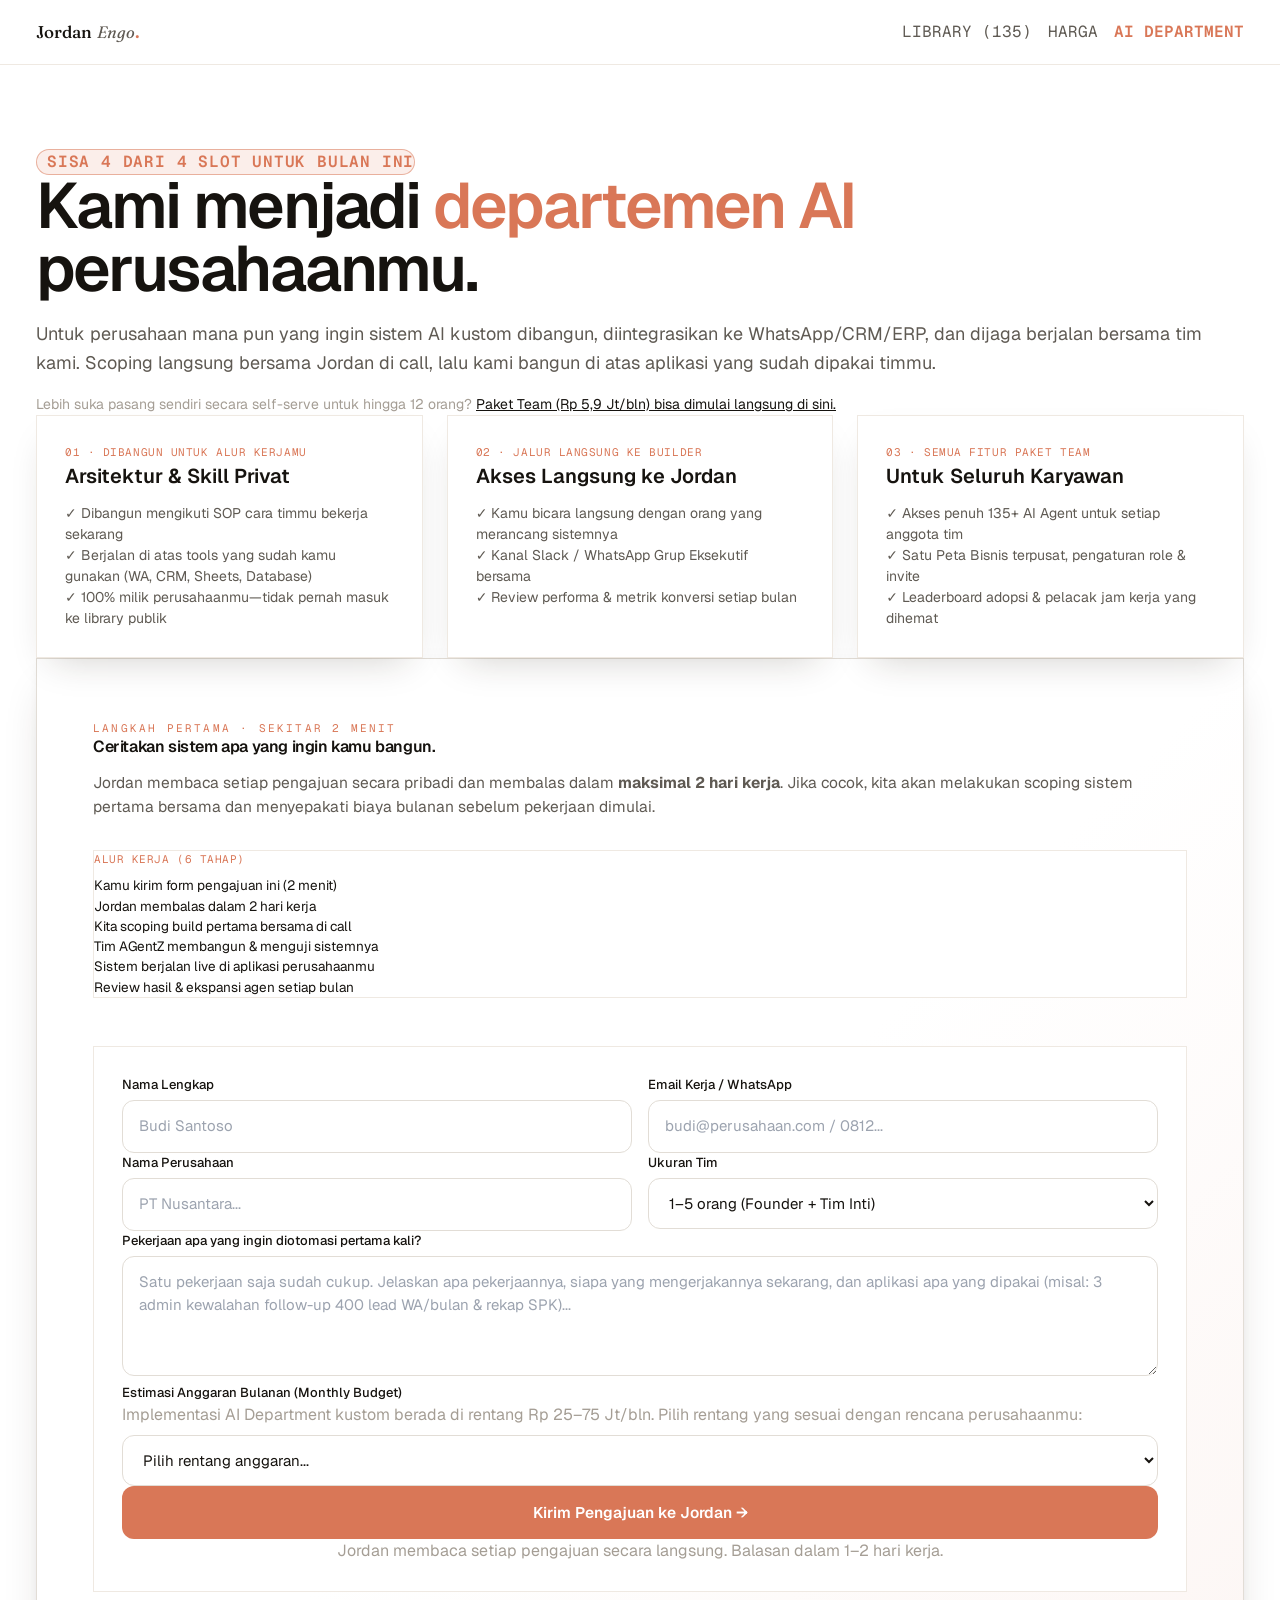
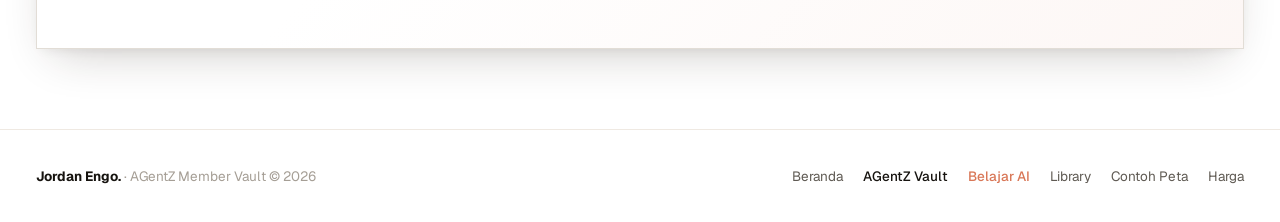
<file: ai-department.html>
<!DOCTYPE html>
<html lang="id">
<head>
  <meta charset="utf-8" />
  <meta name="viewport" content="width=device-width, initial-scale=1.0" />
  <title>AI Department · Kami Menjadi Departemen AI Perusahaanmu — Jordan Engo</title>
  <meta name="description" content="Untuk perusahaan yang ingin sistem AI kustom dibangun, diintegrasikan ke WhatsApp/CRM, dan dijalankan bersama Jordan Engo. Dibatasi 4 perusahaan baru per bulan." />
  <link rel="icon" href="agentzlogo.webp" />
  <link rel="preconnect" href="https://fonts.googleapis.com" />
  <link rel="preconnect" href="https://fonts.gstatic.com" crossorigin />
  <link href="https://fonts.googleapis.com/css2?family=Fraunces:ital,opsz,wght@0,9..144,400;0,9..144,500;0,9..144,600;1,9..144,400&family=Geist+Mono:wght@400;500&family=Geist:wght@300;400;500;600;700;800&display=swap" rel="stylesheet" />
  <link rel="stylesheet" href="/site.css" />
  <style>
    :root {
      --canvas: #ffffff;
      --ink: #16130f;
      --sub: #5f5a53;
      --muted: #a59e95;
      --line: #efe9e2;
      --line-strong: #e2ddd6;
      --clay: #d97757;
      --clay-soft: rgba(217, 119, 87, 0.12);
      --clay-border: rgba(217, 119, 87, 0.52);
      --tile-shadow: 0 20px 44px -18px rgba(40, 30, 20, 0.24), 0 4px 12px -6px rgba(40, 30, 20, 0.12), inset 0 1.5px 0 rgba(255, 255, 255, 0.9);
      --tile-shadow-sm: 0 16px 36px -16px rgba(40, 30, 20, 0.22), inset 0 1.5px 0 rgba(255, 255, 255, 0.9);
    }
    * { box-sizing: border-box; }
    body { margin: 0; background: var(--canvas); color: var(--ink); font-family: 'Geist', system-ui, sans-serif; -webkit-font-smoothing: antialiased; }
    .font-fraunces { font-family: 'Fraunces', serif; }
    .field-input {
      width: 100%; border: 1.5px solid var(--line-strong); border-radius: 12px;
      padding: 14px 16px; font-size: 15px; font-family: inherit; background: #fff; color: var(--ink);
    }
    .field-input:focus { outline: none; border-color: var(--clay); box-shadow: 0 0 0 4px var(--clay-soft); }
    .hk-btn {
      display: inline-flex; align-items: center; justify-content: center; gap: 8px;
      background: var(--clay); color: #ffffff; font-weight: 600; border-radius: 12px;
      padding: 15px 26px; text-decoration: none; font-size: 15.5px; border: none; cursor: pointer;
    }
  </style>
</head>
<body class="min-h-screen flex flex-col">
  <header class="sticky top-0 z-50 border-b" style="background:rgba(255,255,255,0.88);backdrop-filter:blur(12px);border-color:var(--line)">
    <div class="max-w-[1280px] mx-auto px-6 sm:px-9 h-[64px] flex items-center justify-between gap-4">
      <div class="flex items-center gap-6">
        <a href="/index.html" class="flex items-baseline whitespace-nowrap font-fraunces" style="text-decoration:none">
          <span style="color:var(--ink);font-size:17px;font-weight:500">Jordan</span>
          <span style="color:var(--sub);font-size:16.5px;font-style:italic;margin-left:0.3em">Engo</span>
          <span style="color:var(--clay);font-size:17px;font-weight:600">.</span>
        </a>
        <span class="hidden sm:inline-block text-xs font-mono uppercase tracking-widest px-2.5 py-1 rounded-full" style="background:var(--clay-soft);color:var(--clay)">AI Department</span>
      </div>
      <nav class="flex items-center gap-4 sm:gap-6 text-xs font-mono uppercase tracking-[0.15em]">
        <a href="/library.html" style="color:var(--sub);text-decoration:none">Library (135)</a>
        <a href="/example-map.html" style="color:var(--sub);text-decoration:none" class="hidden md:inline">Peta Bisnis</a>
        <a href="/pricing.html" style="color:var(--sub);text-decoration:none">Harga</a>
        <a href="/ai-department.html" style="color:var(--clay);text-decoration:none;font-weight:600">AI Department</a>
      </nav>
    </div>
  </header>

  <main class="flex-1 max-w-[1140px] w-full mx-auto px-6 sm:px-9 py-14 md:py-20">
    <!-- Hero Section (1:1 Angus AI Department) -->
    <div class="max-w-[760px] mb-14">
      <div class="inline-flex items-center gap-2.5 px-3.5 py-1.5 rounded-full mb-5" style="background:var(--clay-soft);border:1px solid var(--clay-border)">
        <span class="w-2 h-2 rounded-full" style="background:var(--clay)"></span>
        <span class="font-mono text-[11.5px] uppercase tracking-wider font-semibold" style="color:var(--clay)">Sisa 4 dari 4 Slot untuk Bulan Ini</span>
      </div>
      <h1 style="font-size:clamp(38px,5.4vw,64px);font-weight:600;line-height:0.98;letter-spacing:-0.03em;margin:0">
        Kami menjadi <span style="color:var(--clay)">departemen AI</span> perusahaanmu.
      </h1>
      <p style="font-size:18px;line-height:1.6;color:var(--sub);margin-top:20px">
        Untuk perusahaan mana pun yang ingin sistem AI kustom dibangun, diintegrasikan ke WhatsApp/CRM/ERP, dan dijaga berjalan bersama tim kami. Scoping langsung bersama Jordan di call, lalu kami bangun di atas aplikasi yang sudah dipakai timmu.
      </p>
      <p class="text-[14px] mt-4" style="color:var(--muted)">
        Lebih suka pasang sendiri secara self-serve untuk hingga 12 orang? <a href="/pricing.html" class="underline" style="color:var(--ink)">Paket Team (Rp 5,9 Jt/bln) bisa dimulai langsung di sini.</a>
      </p>
    </div>

    <!-- 3 Pillars What You Get -->
    <div class="grid grid-cols-1 md:grid-cols-3 gap-6 mb-16">
      <div class="p-7 rounded-[22px]" style="border:1.5px solid var(--line);background:#ffffff;box-shadow:var(--tile-shadow-sm)">
        <div class="font-mono text-[11px] uppercase tracking-wider" style="color:var(--clay)">01 · Dibangun untuk Alur Kerjamu</div>
        <h3 class="text-[20px] font-semibold mt-2 mb-3">Arsitektur &amp; Skill Privat</h3>
        <ul class="pl-0 list-none space-y-2 text-[14px]" style="color:var(--sub)">
          <li>✓ Dibangun mengikuti SOP cara timmu bekerja sekarang</li>
          <li>✓ Berjalan di atas tools yang sudah kamu gunakan (WA, CRM, Sheets, Database)</li>
          <li>✓ 100% milik perusahaanmu—tidak pernah masuk ke library publik</li>
        </ul>
      </div>

      <div class="p-7 rounded-[22px]" style="border:1.5px solid var(--line);background:#ffffff;box-shadow:var(--tile-shadow-sm)">
        <div class="font-mono text-[11px] uppercase tracking-wider" style="color:var(--clay)">02 · Jalur Langsung ke Builder</div>
        <h3 class="text-[20px] font-semibold mt-2 mb-3">Akses Langsung ke Jordan</h3>
        <ul class="pl-0 list-none space-y-2 text-[14px]" style="color:var(--sub)">
          <li>✓ Kamu bicara langsung dengan orang yang merancang sistemnya</li>
          <li>✓ Kanal Slack / WhatsApp Grup Eksekutif bersama</li>
          <li>✓ Review performa &amp; metrik konversi setiap bulan</li>
        </ul>
      </div>

      <div class="p-7 rounded-[22px]" style="border:1.5px solid var(--line);background:#ffffff;box-shadow:var(--tile-shadow-sm)">
        <div class="font-mono text-[11px] uppercase tracking-wider" style="color:var(--clay)">03 · Semua Fitur Paket Team</div>
        <h3 class="text-[20px] font-semibold mt-2 mb-3">Untuk Seluruh Karyawan</h3>
        <ul class="pl-0 list-none space-y-2 text-[14px]" style="color:var(--sub)">
          <li>✓ Akses penuh 135+ AI Agent untuk setiap anggota tim</li>
          <li>✓ Satu Peta Bisnis terpusat, pengaturan role &amp; invite</li>
          <li>✓ Leaderboard adopsi &amp; pelacak jam kerja yang dihemat</li>
        </ul>
      </div>
    </div>

    <!-- Intake Form with Hard Budget Anchor (1:1 Angus AI Department Form) -->
    <section class="rounded-[28px] p-8 md:p-14" style="border:1.5px solid var(--line-strong);background:linear-gradient(135deg,#ffffff 55%,var(--clay-soft) 145%);box-shadow:var(--tile-shadow)">
      <div class="grid grid-cols-1 lg:grid-cols-[0.9fr_1.1fr] gap-12 items-start">
        <div>
          <span class="font-mono text-[11px] uppercase tracking-[0.2em]" style="color:var(--clay)">Langkah Pertama · Sekitar 2 Menit</span>
          <h2 class="text-[32px] md:text-[40px] font-semibold mt-2 mb-4" style="letter-spacing:-0.025em;line-height:1.05">
            Ceritakan sistem apa yang ingin kamu bangun.
          </h2>
          <p class="text-[15.5px] leading-relaxed" style="color:var(--sub)">
            Jordan membaca setiap pengajuan secara pribadi dan membalas dalam <strong>maksimal 2 hari kerja</strong>. Jika cocok, kita akan melakukan scoping sistem pertama bersama dan menyepakati biaya bulanan sebelum pekerjaan dimulai.
          </p>

          <div class="mt-8 p-5 rounded-[18px] bg-white" style="border:1.5px solid var(--line)">
            <div class="font-mono text-[11px] uppercase tracking-wider mb-2" style="color:var(--clay)">Alur Kerja (6 Tahap)</div>
            <ol class="pl-4 m-0 space-y-1.5 text-[13.5px]" style="color:var(--ink)">
              <li>Kamu kirim form pengajuan ini (2 menit)</li>
              <li>Jordan membalas dalam 2 hari kerja</li>
              <li>Kita scoping build pertama bersama di call</li>
              <li>Tim AGentZ membangun &amp; menguji sistemnya</li>
              <li>Sistem berjalan live di aplikasi perusahaanmu</li>
              <li>Review hasil &amp; ekspansi agen setiap bulan</li>
            </ol>
          </div>
        </div>

        <form id="dept-form" class="bg-white p-7 sm:p-9 rounded-[22px] space-y-4" style="border:1.5px solid var(--line)">
          <div class="grid grid-cols-1 sm:grid-cols-2 gap-4">
            <div>
              <label class="block text-[13px] font-medium mb-1.5">Nama Lengkap</label>
              <input id="dept-name" type="text" required placeholder="Budi Santoso" class="field-input" />
            </div>
            <div>
              <label class="block text-[13px] font-medium mb-1.5">Email Kerja / WhatsApp</label>
              <input id="dept-contact" type="text" required placeholder="budi@perusahaan.com / 0812..." class="field-input" />
            </div>
          </div>

          <div class="grid grid-cols-1 sm:grid-cols-2 gap-4">
            <div>
              <label class="block text-[13px] font-medium mb-1.5">Nama Perusahaan</label>
              <input id="dept-company" type="text" required placeholder="PT Nusantara..." class="field-input" />
            </div>
            <div>
              <label class="block text-[13px] font-medium mb-1.5">Ukuran Tim</label>
              <select id="dept-size" required class="field-input">
                <option value="1-5 orang (Founder + Tim Inti)">1–5 orang (Founder + Tim Inti)</option>
                <option value="6-15 orang">6–15 orang</option>
                <option value="16-50 orang">16–50 orang</option>
                <option value="> 50 orang">&gt; 50 orang</option>
              </select>
            </div>
          </div>

          <div>
            <label class="block text-[13px] font-medium mb-1.5">Pekerjaan apa yang ingin diotomasi pertama kali?</label>
            <textarea id="dept-job" rows="4" required placeholder="Satu pekerjaan saja sudah cukup. Jelaskan apa pekerjaannya, siapa yang mengerjakannya sekarang, dan aplikasi apa yang dipakai (misal: 3 admin kewalahan follow-up 400 lead WA/bulan & rekap SPK)..." class="field-input"></textarea>
          </div>

          <div>
            <label class="block text-[13px] font-medium mb-1">Estimasi Anggaran Bulanan (Monthly Budget)</label>
            <p class="text-[12.5px] mt-0 mb-2" style="color:var(--muted)">
              Implementasi AI Department kustom berada di rentang Rp 25–75 Jt/bln. Pilih rentang yang sesuai dengan rencana perusahaanmu:
            </p>
            <select id="dept-budget" required class="field-input">
              <option value="" disabled selected>Pilih rentang anggaran...</option>
              <option value="Rp 25.000.000 - Rp 40.000.000 / bulan">Rp 25.000.000 – Rp 40.000.000 / bulan</option>
              <option value="Rp 40.000.000 - Rp 75.000.000 / bulan">Rp 40.000.000 – Rp 75.000.000 / bulan</option>
              <option value="> Rp 75.000.000 / bulan">&gt; Rp 75.000.000 / bulan</option>
              <option value="Paket Max / Team Self-Serve (Rp 2,25 Jt - Rp 5,9 Jt/bln)">Belum siap untuk AI Department — Tertarik Paket Max/Team (Rp 2,25 Jt–Rp 5,9 Jt/bln)</option>
            </select>
          </div>

          <button type="submit" class="hk-btn w-full">
            Kirim Pengajuan ke Jordan →
          </button>
          <p class="text-center text-[12.5px] m-0" style="color:var(--muted)">
            Jordan membaca setiap pengajuan secara langsung. Balasan dalam 1–2 hari kerja.
          </p>
        </form>
      </div>
    </section>
  </main>

  <footer class="border-t py-9 mt-auto" style="border-color:var(--line)">
    <div class="max-w-[1280px] mx-auto px-6 sm:px-9 flex flex-wrap items-center justify-between gap-4 text-[13.5px]" style="color:var(--muted)">
      <div>
        <strong style="color:var(--ink)">Jordan Engo.</strong> · AGentZ Member Vault © 2026
      </div>
      <div class="flex flex-wrap gap-5">
        <a href="/index.html" style="color:var(--sub);text-decoration:none">Beranda</a>
        <a href="https://agentz.jordanengo.com" style="color:var(--ink);text-decoration:none;font-weight:500">AGentZ Vault</a>
        <a href="https://belajar.jordanengo.com" style="color:var(--clay);text-decoration:none;font-weight:500">Belajar AI</a>
        <a href="/library.html" style="color:var(--sub);text-decoration:none">Library</a>
        <a href="/example-map.html" style="color:var(--sub);text-decoration:none">Contoh Peta</a>
        <a href="/pricing.html" style="color:var(--sub);text-decoration:none">Harga</a>
      </div>
    </div>
  </footer>

  <script>
    document.getElementById('dept-form').addEventListener('submit', function(e) {
      e.preventDefault();
      const name = document.getElementById('dept-name').value.trim();
      const contact = document.getElementById('dept-contact').value.trim();
      const company = document.getElementById('dept-company').value.trim();
      const size = document.getElementById('dept-size').value;
      const job = document.getElementById('dept-job').value.trim();
      const budget = document.getElementById('dept-budget').value;

      const text = `[PENGAJUAN AI DEPARTMENT]\nNama: ${name}\nKontak: ${contact}\nPerusahaan: ${company} (${size})\nAnggaran: ${budget}\n\nPrioritas Build Pertama:\n${job}`;
      window.open(`https://wa.me/6287881647878?text=${encodeURIComponent(text)}`, '_blank');
    });
  </script>
</body>
</html>
</file>
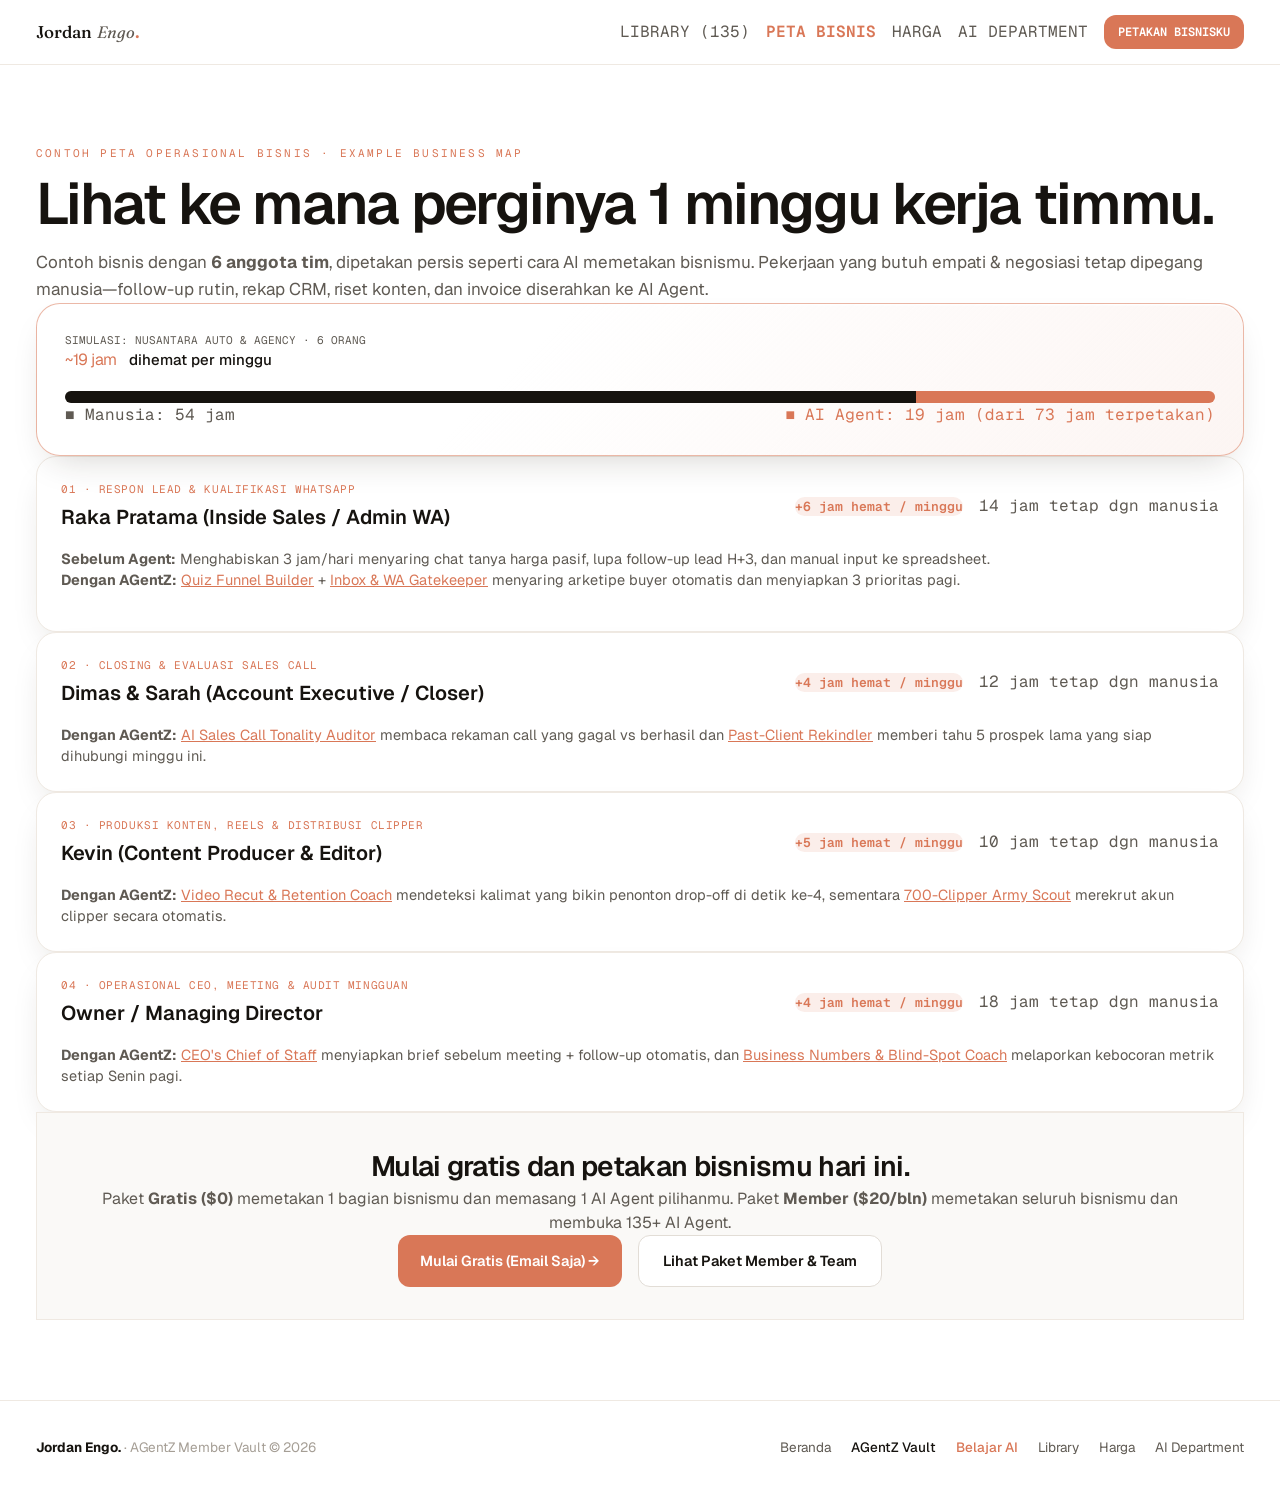
<file: example-map.html>
<!DOCTYPE html>
<html lang="id">
<head>
  <meta charset="utf-8" />
  <meta name="viewport" content="width=device-width, initial-scale=1.0" />
  <title>Contoh Peta Bisnis (Business Map) · AGentZ Member Vault</title>
  <meta name="description" content="Lihat ke mana perginya jam kerja timmu dalam seminggu. Paket Gratis memetakan 1 bagian bisnismu; Member memetakan seluruhnya." />
  <link rel="icon" href="agentzlogo.webp" />
  <link rel="preconnect" href="https://fonts.googleapis.com" />
  <link rel="preconnect" href="https://fonts.gstatic.com" crossorigin />
  <link href="https://fonts.googleapis.com/css2?family=Fraunces:ital,opsz,wght@0,9..144,400;0,9..144,500;0,9..144,600;1,9..144,400&family=Geist+Mono:wght@400;500&family=Geist:wght@300;400;500;600;700;800&display=swap" rel="stylesheet" />
  <link rel="stylesheet" href="/site.css" />
  <style>
    :root {
      --canvas: #ffffff;
      --ink: #16130f;
      --sub: #5f5a53;
      --muted: #a59e95;
      --line: #efe9e2;
      --line-strong: #e2ddd6;
      --clay: #d97757;
      --clay-soft: rgba(217, 119, 87, 0.12);
      --clay-border: rgba(217, 119, 87, 0.52);
      --tile-shadow-sm: 0 16px 36px -16px rgba(40, 30, 20, 0.22), inset 0 1.5px 0 rgba(255, 255, 255, 0.9);
    }
    * { box-sizing: border-box; }
    body { margin: 0; background: var(--canvas); color: var(--ink); font-family: 'Geist', system-ui, sans-serif; -webkit-font-smoothing: antialiased; }
    .font-fraunces { font-family: 'Fraunces', serif; }
    .hk-btn {
      display: inline-flex; align-items: center; justify-content: center; gap: 8px;
      background: var(--clay); color: #ffffff; font-weight: 600; border-radius: 12px;
      padding: 13px 22px; text-decoration: none; font-size: 14.5px; border: none; cursor: pointer;
    }
    .map-row {
      background: #ffffff;
      border: 1.5px solid var(--line);
      border-radius: 20px;
      padding: 24px;
      box-shadow: var(--tile-shadow-sm);
    }
    .bar-bg {
      height: 12px;
      border-radius: 999px;
      background: #f2ece4;
      overflow: hidden;
      display: flex;
    }
    .bar-people { background: #16130f; height: 100%; }
    .bar-agent { background: var(--clay); height: 100%; }
  </style>
</head>
<body class="min-h-screen flex flex-col">
  <header class="sticky top-0 z-50 border-b" style="background:rgba(255,255,255,0.88);backdrop-filter:blur(12px);border-color:var(--line)">
    <div class="max-w-[1280px] mx-auto px-6 sm:px-9 h-[64px] flex items-center justify-between gap-4">
      <div class="flex items-center gap-6">
        <a href="/index.html" class="flex items-baseline whitespace-nowrap font-fraunces" style="text-decoration:none">
          <span style="color:var(--ink);font-size:17px;font-weight:500">Jordan</span>
          <span style="color:var(--sub);font-size:16.5px;font-style:italic;margin-left:0.3em">Engo</span>
          <span style="color:var(--clay);font-size:17px;font-weight:600">.</span>
        </a>
        <span class="hidden sm:inline-block text-xs font-mono uppercase tracking-widest px-2.5 py-1 rounded-full" style="background:var(--clay-soft);color:var(--clay)">Member Vault</span>
      </div>
      <nav class="flex items-center gap-4 sm:gap-6 text-xs font-mono uppercase tracking-[0.15em]">
        <a href="/library.html" style="color:var(--sub);text-decoration:none">Library (135)</a>
        <a href="/example-map.html" style="color:var(--clay);text-decoration:none;font-weight:600">Peta Bisnis</a>
        <a href="/pricing.html" style="color:var(--sub);text-decoration:none">Harga</a>
        <a href="/ai-department.html" style="color:var(--sub);text-decoration:none" class="hidden sm:inline">AI Department</a>
        <a href="/gabung.html?plan=free" class="hk-btn" style="padding:8px 14px;font-size:12px">Petakan Bisnisku</a>
      </nav>
    </div>
  </header>

  <main class="flex-1 max-w-[1140px] w-full mx-auto px-6 sm:px-9 py-14 md:py-20">
    <!-- Hero -->
    <div class="grid grid-cols-1 lg:grid-cols-[1.15fr_0.85fr] gap-10 items-end mb-14">
      <div>
        <div class="font-mono text-[11px] uppercase tracking-[0.2em] mb-3" style="color:var(--clay)">Contoh Peta Operasional Bisnis · Example Business Map</div>
        <h1 style="font-size:clamp(36px,4.8vw,58px);font-weight:600;line-height:1.02;letter-spacing:-0.03em;margin:0">
          Lihat ke mana perginya 1 minggu kerja timmu.
        </h1>
        <p style="font-size:17px;line-height:1.6;color:var(--sub);margin-top:16px">
          Contoh bisnis dengan <strong>6 anggota tim</strong>, dipetakan persis seperti cara AI memetakan bisnismu. Pekerjaan yang butuh empati &amp; negosiasi tetap dipegang manusia—follow-up rutin, rekap CRM, riset konten, dan invoice diserahkan ke AI Agent.
        </p>
      </div>

      <!-- Summary Stat Box (1:1 Angus Harbor & Main 16h/71h card) -->
      <div class="p-7 rounded-[24px]" style="border:1.5px solid var(--clay-border);background:linear-gradient(135deg,#ffffff 40%,var(--clay-soft) 140%);box-shadow:var(--tile-shadow-sm)">
        <div class="font-mono text-[11px] uppercase tracking-widest" style="color:var(--sub)">Simulasi: Nusantara Auto &amp; Agency · 6 Orang</div>
        <div class="mt-3 flex items-baseline gap-3">
          <span class="font-extrabold text-[46px] leading-none" style="color:var(--clay);letter-spacing:-0.03em">~19 jam</span>
          <span class="text-[15px] font-medium" style="color:var(--ink)">dihemat per minggu</span>
        </div>
        <div class="mt-5 bar-bg">
          <div class="bar-people" style="width:74%"></div>
          <div class="bar-agent" style="width:26%"></div>
        </div>
        <div class="mt-2.5 flex justify-between font-mono text-[11.5px]" style="color:var(--sub)">
          <span>■ Manusia: 54 jam</span>
          <span style="color:var(--clay)">■ AI Agent: 19 jam (dari 73 jam terpetakan)</span>
        </div>
      </div>
    </div>

    <!-- 5 Department Breakdown Cards -->
    <div class="space-y-5 mb-14">
      <!-- Area 1 -->
      <div class="map-row">
        <div class="flex flex-col md:flex-row md:items-center justify-between gap-4 mb-4">
          <div>
            <div class="font-mono text-[11px] uppercase tracking-wider" style="color:var(--clay)">01 · Respon Lead &amp; Kualifikasi WhatsApp</div>
            <h3 class="text-[20px] font-semibold m-0 mt-1">Raka Pratama (Inside Sales / Admin WA)</h3>
          </div>
          <div class="flex items-center gap-4">
            <span class="font-mono text-[13px] px-3 py-1 rounded-full" style="background:var(--clay-soft);color:var(--clay);font-weight:600">+6 jam hemat / minggu</span>
            <span class="font-mono text-[12.5px]" style="color:var(--sub)">14 jam tetap dgn manusia</span>
          </div>
        </div>
        <p class="text-[14.5px] m-0 mb-4" style="color:var(--sub)">
          <strong>Sebelum Agent:</strong> Menghabiskan 3 jam/hari menyaring chat tanya harga pasif, lupa follow-up lead H+3, dan manual input ke spreadsheet.<br />
          <strong>Dengan AGentZ:</strong> <a href="/library.html?agent=mind-reading-funnel-builder" class="underline" style="color:var(--clay)">Quiz Funnel Builder</a> + <a href="/library.html?agent=inbox-wa-gatekeeper" class="underline" style="color:var(--clay)">Inbox &amp; WA Gatekeeper</a> menyaring arketipe buyer otomatis dan menyiapkan 3 prioritas pagi.
        </p>
      </div>

      <!-- Area 2 -->
      <div class="map-row">
        <div class="flex flex-col md:flex-row md:items-center justify-between gap-4 mb-4">
          <div>
            <div class="font-mono text-[11px] uppercase tracking-wider" style="color:var(--clay)">02 · Closing &amp; Evaluasi Sales Call</div>
            <h3 class="text-[20px] font-semibold m-0 mt-1">Dimas &amp; Sarah (Account Executive / Closer)</h3>
          </div>
          <div class="flex items-center gap-4">
            <span class="font-mono text-[13px] px-3 py-1 rounded-full" style="background:var(--clay-soft);color:var(--clay);font-weight:600">+4 jam hemat / minggu</span>
            <span class="font-mono text-[12.5px]" style="color:var(--sub)">12 jam tetap dgn manusia</span>
          </div>
        </div>
        <p class="text-[14.5px] m-0" style="color:var(--sub)">
          <strong>Dengan AGentZ:</strong> <a href="/library.html?agent=sales-call-tonality-coach" class="underline" style="color:var(--clay)">AI Sales Call Tonality Auditor</a> membaca rekaman call yang gagal vs berhasil dan <a href="/library.html?agent=past-client-rekindler" class="underline" style="color:var(--clay)">Past-Client Rekindler</a> memberi tahu 5 prospek lama yang siap dihubungi minggu ini.
        </p>
      </div>

      <!-- Area 3 -->
      <div class="map-row">
        <div class="flex flex-col md:flex-row md:items-center justify-between gap-4 mb-4">
          <div>
            <div class="font-mono text-[11px] uppercase tracking-wider" style="color:var(--clay)">03 · Produksi Konten, Reels &amp; Distribusi Clipper</div>
            <h3 class="text-[20px] font-semibold m-0 mt-1">Kevin (Content Producer &amp; Editor)</h3>
          </div>
          <div class="flex items-center gap-4">
            <span class="font-mono text-[13px] px-3 py-1 rounded-full" style="background:var(--clay-soft);color:var(--clay);font-weight:600">+5 jam hemat / minggu</span>
            <span class="font-mono text-[12.5px]" style="color:var(--sub)">10 jam tetap dgn manusia</span>
          </div>
        </div>
        <p class="text-[14.5px] m-0" style="color:var(--sub)">
          <strong>Dengan AGentZ:</strong> <a href="/library.html?agent=hormozi-retention-recut-coach" class="underline" style="color:var(--clay)">Video Recut &amp; Retention Coach</a> mendeteksi kalimat yang bikin penonton drop-off di detik ke-4, sementara <a href="/library.html?agent=clipper-army-recruiter" class="underline" style="color:var(--clay)">700-Clipper Army Scout</a> merekrut akun clipper secara otomatis.
        </p>
      </div>

      <!-- Area 4 -->
      <div class="map-row">
        <div class="flex flex-col md:flex-row md:items-center justify-between gap-4 mb-4">
          <div>
            <div class="font-mono text-[11px] uppercase tracking-wider" style="color:var(--clay)">04 · Operasional CEO, Meeting &amp; Audit Mingguan</div>
            <h3 class="text-[20px] font-semibold m-0 mt-1">Owner / Managing Director</h3>
          </div>
          <div class="flex items-center gap-4">
            <span class="font-mono text-[13px] px-3 py-1 rounded-full" style="background:var(--clay-soft);color:var(--clay);font-weight:600">+4 jam hemat / minggu</span>
            <span class="font-mono text-[12.5px]" style="color:var(--sub)">18 jam tetap dgn manusia</span>
          </div>
        </div>
        <p class="text-[14.5px] m-0" style="color:var(--sub)">
          <strong>Dengan AGentZ:</strong> <a href="/library.html?agent=ceos-chief-of-staff" class="underline" style="color:var(--clay)">CEO's Chief of Staff</a> menyiapkan brief sebelum meeting + follow-up otomatis, dan <a href="/library.html?agent=founder-blindspot-numbers-coach" class="underline" style="color:var(--clay)">Business Numbers &amp; Blind-Spot Coach</a> melaporkan kebocoran metrik setiap Senin pagi.
        </p>
      </div>
    </div>

    <!-- Bottom CTA -->
    <div class="p-8 md:p-12 rounded-[26px] text-center" style="border:1.5px solid var(--line);background:#faf9f7">
      <h2 class="text-[28px] md:text-[36px] font-semibold m-0" style="letter-spacing:-0.025em">
        Mulai gratis dan petakan bisnismu hari ini.
      </h2>
      <p class="text-[16px] mt-3 mb-7 max-w-[54ch] mx-auto" style="color:var(--sub)">
        Paket <strong>Gratis ($0)</strong> memetakan 1 bagian bisnismu dan memasang 1 AI Agent pilihanmu. Paket <strong>Member ($20/bln)</strong> memetakan seluruh bisnismu dan membuka 135+ AI Agent.
      </p>
      <div class="flex flex-wrap justify-center gap-4">
        <a href="/gabung.html?plan=free" class="hk-btn">Mulai Gratis (Email Saja) →</a>
        <a href="/pricing.html" class="px-6 py-3.5 rounded-[12px] font-semibold text-[14.5px]" style="border:1.5px solid var(--line-strong);color:var(--ink);text-decoration:none;background:#fff">Lihat Paket Member &amp; Team</a>
      </div>
    </div>
  </main>

  <footer class="border-t py-9 mt-auto" style="border-color:var(--line)">
    <div class="max-w-[1280px] mx-auto px-6 sm:px-9 flex flex-wrap items-center justify-between gap-4 text-[13.5px]" style="color:var(--muted)">
      <div>
        <strong style="color:var(--ink)">Jordan Engo.</strong> · AGentZ Member Vault © 2026
      </div>
      <div class="flex flex-wrap gap-5">
        <a href="/index.html" style="color:var(--sub);text-decoration:none">Beranda</a>
        <a href="https://agentz.jordanengo.com" style="color:var(--ink);text-decoration:none;font-weight:500">AGentZ Vault</a>
        <a href="https://belajar.jordanengo.com" style="color:var(--clay);text-decoration:none;font-weight:500">Belajar AI</a>
        <a href="/library.html" style="color:var(--sub);text-decoration:none">Library</a>
        <a href="/pricing.html" style="color:var(--sub);text-decoration:none">Harga</a>
        <a href="/ai-department.html" style="color:var(--sub);text-decoration:none">AI Department</a>
      </div>
    </div>
  </footer>
</body>
</html>
</file>
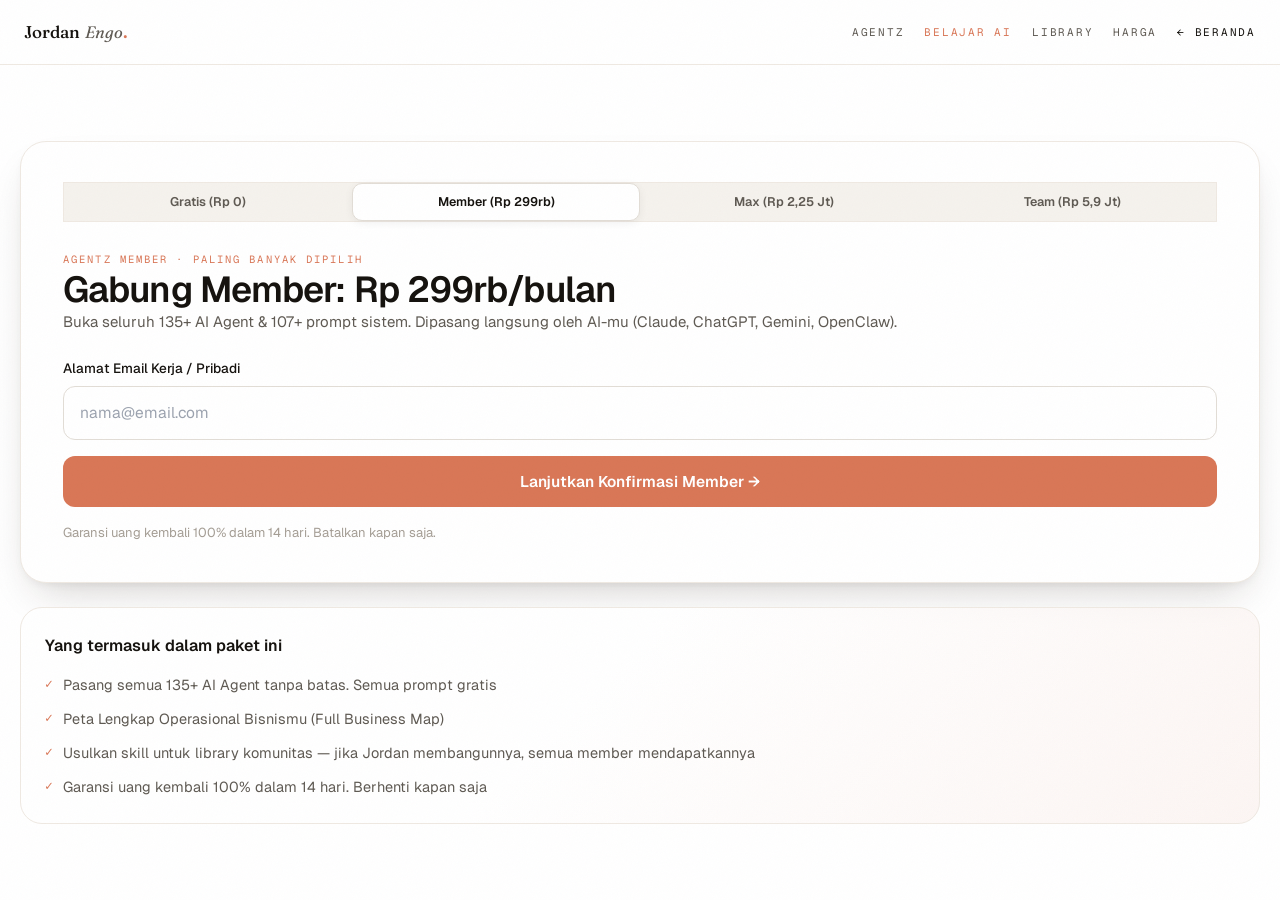
<file: gabung.html>
<!DOCTYPE html>
<html lang="id">
<head>
  <meta charset="utf-8" />
  <meta name="viewport" content="width=device-width, initial-scale=1" />
  <title>Gabung AGentZ Member Vault — Jordan Engo</title>
  <meta name="description" content="Mulai Gratis (1 Agent pilihanmu) atau Gabung AGentZ Member ($20/bulan · Rp 299rb/bln). Pasang semua 135+ agent, semua prompt gratis, peta lengkap bisnismu, garansi 2 minggu." />
  <link rel="canonical" href="https://jordanengo.com/gabung.html" />
  <link rel="icon" href="/agentzlogo.webp" />
  <link rel="alternate" type="text/plain" title="LLM Context" href="/llms.txt" />
  <link rel="preconnect" href="https://fonts.googleapis.com" />
  <link rel="preconnect" href="https://fonts.gstatic.com" crossorigin />
  <link rel="stylesheet" href="https://fonts.googleapis.com/css2?family=Fraunces:ital,opsz,wght@0,9..144,400;0,9..144,500;0,9..144,600;1,9..144,400&family=Geist+Mono:wght@400;500&family=Geist:wght@300;400;500;600;700;800&display=swap" />
  <link rel="stylesheet" href="/site.css?v=20261117" />
  <style>
    :root {
      --canvas: #ffffff;
      --ink: #16130f;
      --sub: #5f5a53;
      --muted: #a59e95;
      --line: #efe9e2;
      --line-strong: #e2ddd6;
      --clay: #d97757;
      --clay-soft: rgba(217, 119, 87, 0.12);
      --clay-border: rgba(217, 119, 87, 0.52);
      --tile-shadow: 0 20px 44px -18px rgba(40, 30, 20, 0.24), 0 4px 12px -6px rgba(40, 30, 20, 0.12), inset 0 1.5px 0 rgba(255, 255, 255, 0.9);
    }
    * { box-sizing: border-box; }
    body {
      margin: 0;
      background: var(--canvas);
      color: var(--ink);
      font-family: 'Geist', system-ui, -apple-system, sans-serif;
      -webkit-font-smoothing: antialiased;
      min-height: 100vh;
      display: flex;
      flex-direction: column;
    }
    .font-fraunces { font-family: 'Fraunces', serif; }
    .grain {
      pointer-events: none; position: fixed; inset: 0; z-index: 80; opacity: 0.03; mix-blend-mode: multiply;
      background-image: url("data:image/svg+xml;utf8,<svg xmlns='http://www.w3.org/2000/svg' width='180' height='180'><filter id='n'><feTurbulence type='fractalNoise' baseFrequency='0.8' numOctaves='2' stitchTiles='stitch'/></filter><rect width='100%25' height='100%25' filter='url(%23n)'/></svg>");
    }
    .join-card {
      background: #ffffff; border: 1.5px solid var(--line); border-radius: 26px;
      box-shadow: var(--tile-shadow); padding: 32px 26px;
    }
    @media (min-width: 640px) { .join-card { padding: 40px 42px; } }
    .field-input {
      width: 100%; border: 1.5px solid var(--line-strong); border-radius: 12px;
      padding: 14px 16px; font-size: 15.5px; font-family: inherit; background: #ffffff; color: var(--ink);
    }
    .field-input:focus { outline: none; border-color: var(--clay-border); box-shadow: 0 0 0 4px var(--clay-soft); }
    .hk-btn {
      display: inline-flex; align-items: center; justify-content: center; gap: 9px;
      background: var(--clay); color: #ffffff; font-weight: 600; font-family: inherit;
      border: none; border-radius: 12px; cursor: pointer; text-decoration: none;
      transition: transform 0.18s ease, opacity 0.18s ease;
    }
    .hk-btn:hover { opacity: 0.92; transform: translateY(-1px); }
    .plan-pill {
      flex: 1; text-align: center; padding: 9px 10px; border-radius: 10px; font-size: 12.5px;
      font-weight: 600; cursor: pointer; border: 1px solid transparent; background: transparent; color: var(--sub);
    }
    .plan-pill.active { background: #ffffff; color: var(--ink); border-color: var(--line-strong); box-shadow: 0 2px 8px rgba(0,0,0,0.06); }
    .include-box {
      background: linear-gradient(135deg, #ffffff 45%, var(--clay-soft) 140%);
      border: 1.5px solid var(--line); border-radius: 22px; padding: 26px 24px;
    }
  </style>
</head>
<body>
  <div class="grain"></div>

  <header class="sticky top-0 z-50 border-b" style="background:rgba(255,255,255,0.88);backdrop-filter:blur(12px);border-color:var(--line)">
    <div class="max-w-[1040px] mx-auto px-6 h-[64px] flex items-center justify-between">
      <a href="/index.html" class="flex items-baseline whitespace-nowrap font-fraunces" style="text-decoration:none">
        <span style="color:var(--ink);font-size:17px;font-weight:500">Jordan</span>
        <span style="color:var(--sub);font-size:16.5px;font-style:italic;margin-left:0.3em">Engo</span>
        <span style="color:var(--clay);font-size:17px;font-weight:600">.</span>
      </a>
      <div class="flex items-center gap-5 font-mono text-[11px] uppercase tracking-[0.16em]">
        <a href="https://agentz.jordanengo.com" style="color:var(--sub);text-decoration:none">AGentZ</a>
        <a href="https://belajar.jordanengo.com" style="color:var(--clay);text-decoration:none">Belajar AI</a>
        <a href="/library.html" style="color:var(--sub);text-decoration:none">Library</a>
        <a href="/pricing.html" style="color:var(--sub);text-decoration:none">Harga</a>
        <a href="/index.html" style="color:var(--ink);text-decoration:none">← Beranda</a>
      </div>
    </div>
  </header>

  <main class="flex-1 flex items-center justify-center px-5 py-10 sm:py-14">
    <div class="w-full max-w-[560px] flex flex-col gap-6">
      <section class="join-card">
        <!-- Plan Selector Bar -->
        <div class="flex items-center gap-1 p-1 rounded-[13px] mb-6" style="background:#f5f2ed;border:1px solid var(--line)">
          <button type="button" class="plan-pill" data-plan="free" onclick="selectPlan('free')">Gratis (Rp 0)</button>
          <button type="button" class="plan-pill active" data-plan="member" onclick="selectPlan('member')">Member (Rp 299rb)</button>
          <button type="button" class="plan-pill" data-plan="max" onclick="selectPlan('max')">Max (Rp 2,25 Jt)</button>
          <button type="button" class="plan-pill" data-plan="team" onclick="selectPlan('team')">Team (Rp 5,9 Jt)</button>
        </div>

        <span id="plan-badge" class="font-mono text-[10.5px] tracking-[0.2em] uppercase" style="color:var(--clay)">
          AGentZ Member · Paling Banyak Dipilih
        </span>

        <h1 id="page-title" class="mt-2.5 mb-0" style="font-size:clamp(26px,3.8vw,36px);font-weight:600;line-height:1.1;letter-spacing:-0.025em;color:var(--ink)">
          Gabung Member: Rp 299rb/bulan
        </h1>

        <p id="page-subtitle" class="mt-3 mb-0" style="font-size:15px;line-height:1.6;color:var(--sub)">
          Daftarkan emailmu tanpa password—kami siapkan aktivasi paket &amp; penerbitan invoice resmi via WhatsApp (QRIS / Virtual Account / Transfer).
        </p>

        <!-- Step 1: Email -->
        <form id="email-form" class="mt-6 flex flex-col gap-4">
          <div>
            <label for="member-email" class="block text-[13.5px] font-medium mb-2" style="color:var(--ink)">
              Alamat Email Kerja / Pribadi
            </label>
            <input
              id="member-email"
              type="email"
              required
              autocomplete="email"
              placeholder="nama@email.com"
              class="field-input"
            />
          </div>

          <button id="send-code-btn" type="submit" class="hk-btn w-full py-3.5 text-[15.5px]">
            Lanjutkan dengan Email →
          </button>

          <p id="no-card-note" class="text-[13px] m-0" style="color:var(--muted)">
            Tanpa password. Garansi uang kembali 100% dalam 14 hari.
          </p>
        </form>

        <!-- Step 2: Self-Serve Checkout / Free Activation -->
        <div id="checkout-step" class="hidden mt-6 flex flex-col gap-4">
          <div class="p-4 rounded-[14px] text-[14px]" style="background:var(--clay-soft);color:var(--ink);border:1px solid var(--clay-border)">
            Akun disiapkan untuk <strong id="sent-email-label"></strong>.<br />
            <span class="font-mono text-[12px]" style="color:var(--sub)">Konektor MCP: <code id="mcp-token-preview">https://mcp.jordanengo.com/v1/vault</code></span>
          </div>

          <!-- Paid Checkout Options -->
          <div id="paid-options" class="space-y-3">
            <div class="font-mono text-[11px] uppercase tracking-wider" style="color:var(--sub)">Konfirmasi Paket &amp; Invoice Resmi via WhatsApp</div>

            <button type="button" onclick="completeCheckout('Invoice QRIS / Virtual Account BCA-Mandiri (IDR)')" class="hk-btn w-full py-3.5 text-[15px]">
              <span>Minta Invoice QRIS / Virtual Account (<span class="checkout-price-idr">Rp 299rb/bln</span>)</span>
              <span>→</span>
            </button>

            <button type="button" onclick="completeCheckout('Invoice Transfer Bank / Kartu (IDR/USD)')" class="w-full py-3.5 px-5 rounded-[12px] font-semibold text-[14.5px] cursor-pointer flex items-center justify-between" style="background:#16130f;color:#ffffff;border:none">
              <span>Minta Invoice Transfer / Kartu (<span class="checkout-price-idr">Rp 299rb/bln</span>)</span>
              <span>→</span>
            </button>
          </div>

          <!-- Confirmation Box -->
          <div id="checkout-confirm" class="hidden p-5 rounded-[16px] space-y-3" style="background:#faf9f7;border:1.5px solid var(--line-strong)">
            <div class="font-mono text-[11px] uppercase tracking-wider" style="color:var(--clay)">✓ Permintaan Dicatat · Lanjutkan Konfirmasi via WhatsApp</div>
            <p class="text-[14px] m-0 leading-relaxed" style="color:var(--ink)">
              Klik tombol WhatsApp di bawah agar tim Jordan mengirimkan invoice resmi untuk <strong id="confirm-email-text"></strong> dan mengaktifkan akun Vault-mu:
            </p>
            <div class="flex flex-wrap gap-2.5 pt-1">
              <a id="wa-receipt-link" href="#" target="_blank" rel="noopener" class="hk-btn py-2.5 px-4 text-[13.5px]">Konfirmasi Paket &amp; Minta Invoice via WA →</a>
              <a href="/library.html" class="py-2.5 px-4 rounded-[10px] text-[13px] font-medium" style="border:1.5px solid var(--line-strong);color:var(--ink);text-decoration:none;background:#fff">Lihat Katalog Library</a>
            </div>
          </div>

          <button id="change-email-btn" type="button" class="text-left text-[13px] underline bg-transparent border-0 p-0 cursor-pointer" style="color:var(--sub)">
            ← Ganti email atau paket
          </button>
        </div>
      </section>

      <section class="include-box">
        <h2 id="include-title" class="text-[16px] font-semibold m-0" style="color:var(--ink)">
          Yang termasuk dalam paket ini
        </h2>
        <ul id="include-list" class="mt-4 mb-0 pl-0 list-none flex flex-col gap-3 text-[14.5px] leading-relaxed" style="color:var(--sub)"></ul>
      </section>
    </div>
  </main>

  <script>
    const PLANS = {
      free: {
        badge: 'AGentZ Gratis · Tanpa Kartu Kredit',
        title: 'Mulai Gratis: 1 AI Agent Pilihanmu (Rp 0)',
        subtitle: 'Masukkan emailmu untuk langsung membuka 1 AI Agent gratis pilihanmu di Library dan memetakan 1 bagian bisnismu.',
        btnText: 'Buka 1 AI Agent Gratisku →',
        note: 'Email saja, tanpa kartu kredit. Bisa upgrade ke Member kapan saja.',
        usd: '$0',
        idr: 'Rp 0',
        includes: [
          '1 AI Agent gratis pilihanmu (bebas pilih dari 135+ Agent)',
          'Petakan 1 bagian dari operasional bisnismu',
          'Baca seluruh katalog 135+ AI Agent & 107+ prompt secara penuh',
          'Bisa ganti pilihan 1 Agent gratismu satu kali kapan saja'
        ]
      },
      member: {
        badge: 'AGentZ Member · Paling Banyak Dipilih',
        title: 'Gabung Member: Rp 299rb/bulan',
        subtitle: 'Buka seluruh 135+ AI Agent & 107+ prompt sistem. Dipasang langsung oleh AI-mu (Claude, ChatGPT, Gemini, OpenClaw).',
        btnText: 'Lanjutkan Konfirmasi Member →',
        note: 'Garansi uang kembali 100% dalam 14 hari. Batalkan kapan saja.',
        usd: '$20/bln ($180/thn)',
        idr: 'Rp 299rb/bln',
        includes: [
          'Pasang semua 135+ AI Agent tanpa batas. Semua prompt gratis',
          'Peta Lengkap Operasional Bisnismu (Full Business Map)',
          'Usulkan skill untuk library komunitas — jika Jordan membangunnya, semua member mendapatkannya',
          'Garansi uang kembali 100% dalam 14 hari. Berhenti kapan saja'
        ]
      },
      max: {
        badge: 'AGentZ Max · Template Skill MCP Ringan',
        title: 'Gabung Max: Rp 2,25 Jt/bulan',
        subtitle: 'Semua fitur Member ditambah pembuatan template prompt & skill MCP ringan khusus alur kerja bisnismu (1 request aktif; bukan integrasi WA/POS/ERP kustom).',
        btnText: 'Lanjutkan Konfirmasi Paket Max →',
        note: 'Termasuk Group Office Hours bulanan bersama Jordan & garansi 14 hari.',
        usd: '$149/bln',
        idr: 'Rp 2,25 Jt/bln',
        includes: [
          'Semua akses di paket Member (135+ AI Agent & Full Business Map)',
          'Template prompt & skill MCP ringan khusus bisnismu (1 request aktif, respon 2 hari kerja; tidak mencakup integrasi WA/POS/ERP kustom)',
          'Group Office Hours bulanan bersama Jordan (direkam)',
          'Laporan AI bulanan & dukungan langsung via Slack / WhatsApp Prioritas'
        ]
      },
      team: {
        badge: 'AGentZ Team · Untuk 10 Anggota Tim',
        title: 'Mulai Paket Team: Rp 5,9 Jt/bulan',
        subtitle: 'Satu peta bisnis dan agen bersama untuk 10 orang anggota timmu (+2 template prompt/skill MCP ringan paralel; bukan integrasi WA/POS/ERP kustom).',
        btnText: 'Lanjutkan Konfirmasi Paket Team →',
        note: 'Termasuk 10 kursi (+Rp 450rb/orang hingga 12 orang) & garansi 14 hari.',
        usd: '$399/bln',
        idr: 'Rp 5,9 Jt/bln',
        includes: [
          'Semua akses Member untuk 10 anggota tim dalam satu tagihan',
          '2 template prompt & skill MCP ringan dikerjakan paralel untuk timmu (bukan integrasi WA/POS/ERP kustom)',
          'Shared Business Map, pengaturan role Owner/Admin, dan invite link',
          'Dashboard penggunaan & Leaderboard Adopsi AI Tim'
        ]
      }
    };

    let currentPlan = 'member';

    function selectPlan(planKey) {
      if (!PLANS[planKey]) planKey = 'member';
      currentPlan = planKey;
      const p = PLANS[planKey];

      document.querySelectorAll('.plan-pill').forEach(btn => {
        btn.classList.toggle('active', btn.getAttribute('data-plan') === planKey);
      });

      document.getElementById('plan-badge').textContent = p.badge;
      document.getElementById('page-title').textContent = p.title;
      document.getElementById('page-subtitle').textContent = p.subtitle;
      document.getElementById('send-code-btn').textContent = p.btnText;
      document.getElementById('no-card-note').textContent = p.note;

      document.querySelectorAll('.checkout-price-usd').forEach(el => el.textContent = p.usd);
      document.querySelectorAll('.checkout-price-idr').forEach(el => el.textContent = p.idr);

      document.getElementById('include-list').innerHTML = p.includes.map(item => `
        <li class="flex items-start gap-2.5">
          <span class="mt-0.5 shrink-0 font-mono text-[13px]" style="color:var(--clay)">✓</span>
          <span>${item}</span>
        </li>
      `).join('');

      document.getElementById('checkout-step').classList.add('hidden');
      document.getElementById('checkout-confirm').classList.add('hidden');
      document.getElementById('email-form').classList.remove('hidden');
    }

    document.getElementById('email-form').addEventListener('submit', function(e) {
      e.preventDefault();
      const email = document.getElementById('member-email').value.trim();
      if (!email) return;

      // Save email to localStorage so Library knows their identity
      try {
        const existing = JSON.parse(localStorage.getItem('agentz_free_vault') || '{}');
        localStorage.setItem('agentz_free_vault', JSON.stringify({ ...existing, email }));
      } catch {}

      if (currentPlan === 'free') {
        window.location.href = '/library.html';
        return;
      }

      document.getElementById('sent-email-label').textContent = email;
      document.getElementById('email-form').classList.add('hidden');
      document.getElementById('checkout-step').classList.remove('hidden');
    });

    function completeCheckout(method) {
      const email = document.getElementById('member-email').value.trim();
      const p = PLANS[currentPlan];
      document.getElementById('confirm-email-text').textContent = `${email} (${currentPlan.toUpperCase()} — ${method})`;
      document.getElementById('checkout-confirm').classList.remove('hidden');

      const waMsg = `Halo Jordan, saya baru saja mendaftar paket AGentZ ${currentPlan.toUpperCase()} (${p.usd} / ${p.idr}) via ${method}.\nEmail akun Vault saya: ${email}`;
      document.getElementById('wa-receipt-link').href = `https://wa.me/6287881647878?text=${encodeURIComponent(waMsg)}`;
    }

    document.getElementById('change-email-btn').addEventListener('click', function() {
      document.getElementById('checkout-step').classList.add('hidden');
      document.getElementById('checkout-confirm').classList.add('hidden');
      document.getElementById('email-form').classList.remove('hidden');
    });

    window.addEventListener('DOMContentLoaded', () => {
      const params = new URLSearchParams(window.location.search);
      const planParam = (params.get('plan') || 'member').toLowerCase();
      const emailParam = params.get('email') || '';
      if (emailParam) document.getElementById('member-email').value = emailParam;
      selectPlan(planParam);
    });
  </script>
</body>
</html>
</file>
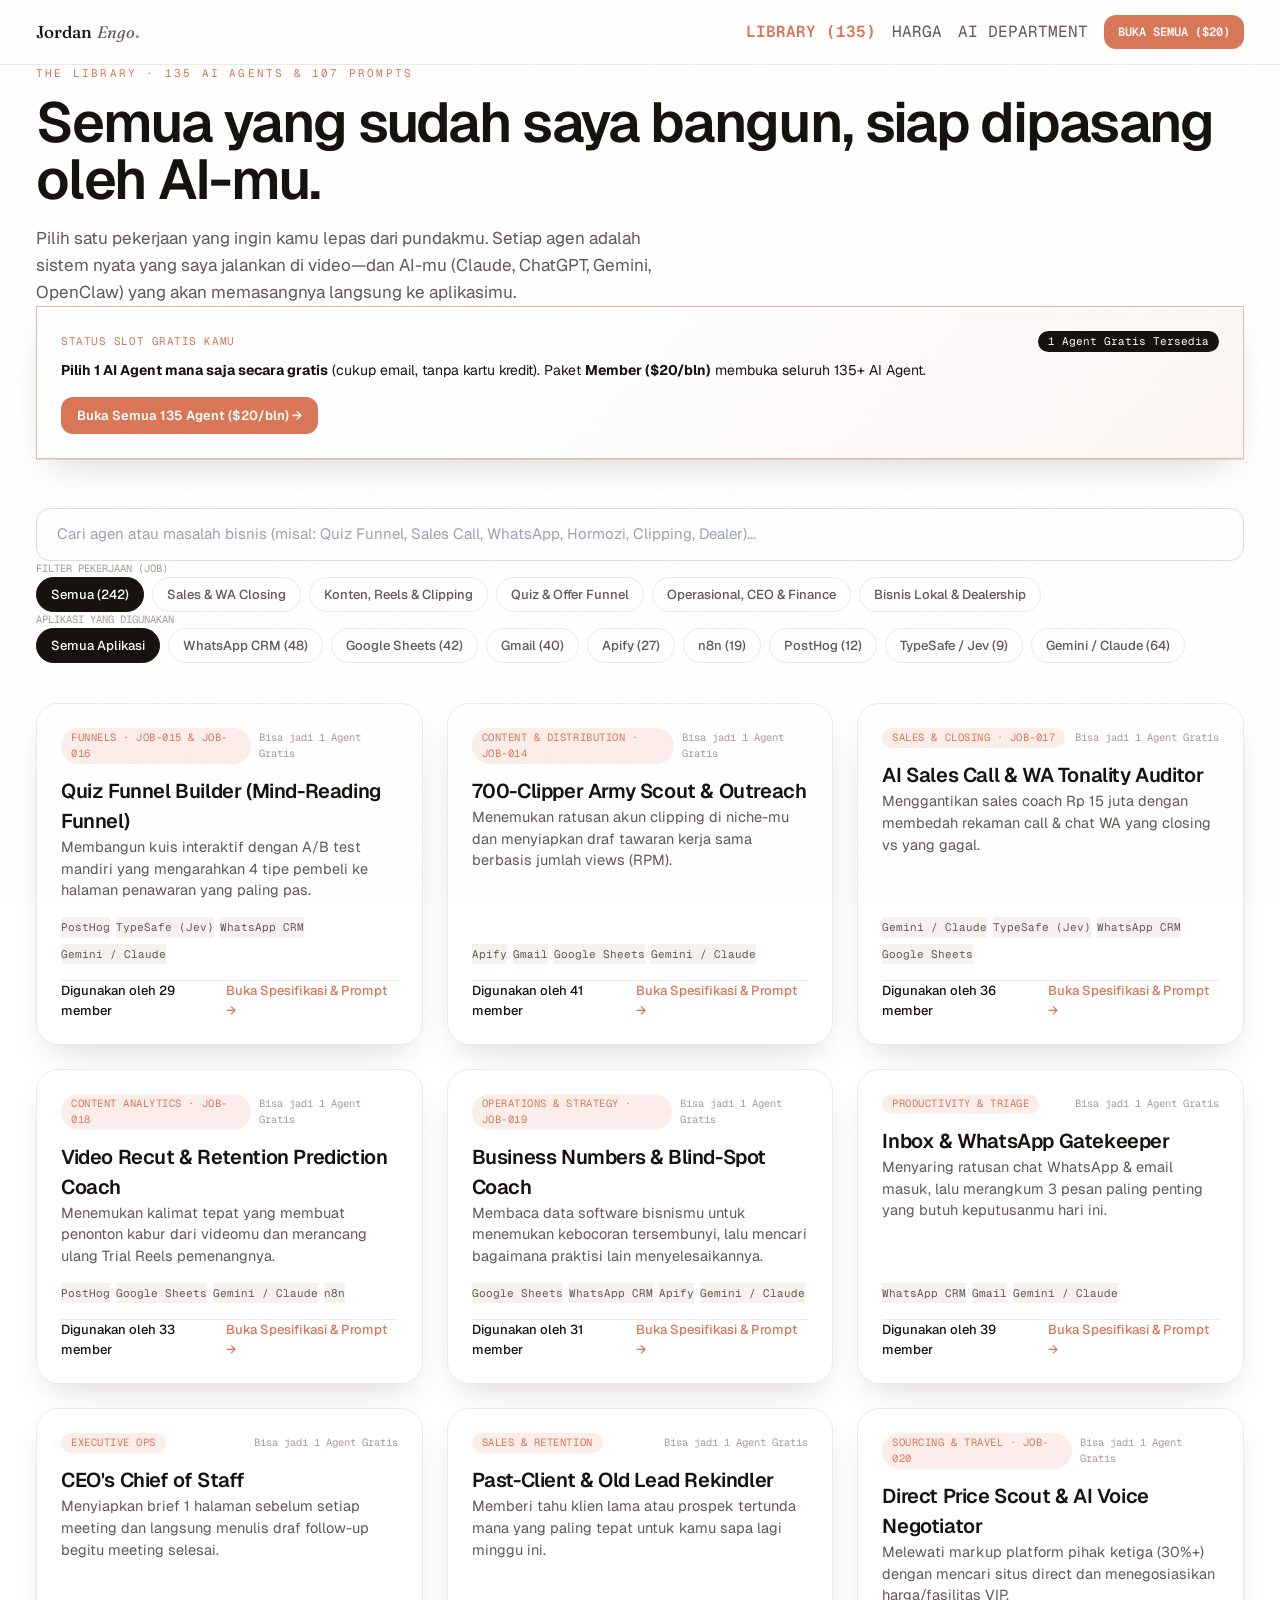
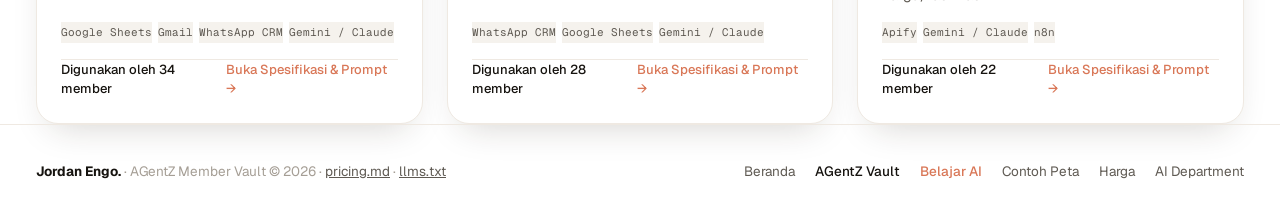
<file: library.html>
<!DOCTYPE html>
<html lang="id">
<head>
  <meta charset="utf-8" />
  <meta name="viewport" content="width=device-width, initial-scale=1.0" />
  <title>Library (135 AI Agent & 107 Prompt) · AGentZ Member Vault</title>
  <meta name="description" content="Pilih 1 pekerjaan yang ingin kamu lepas. AI-mu yang akan memasang agennya untukmu. Klaim 1 AI Agent gratis, atau buka semua 135+ dengan Member ($20/bln)." />
  <link rel="icon" href="agentzlogo.webp" />
  <link rel="preconnect" href="https://fonts.googleapis.com" />
  <link rel="preconnect" href="https://fonts.gstatic.com" crossorigin />
  <link href="https://fonts.googleapis.com/css2?family=Fraunces:ital,opsz,wght@0,9..144,400;0,9..144,500;0,9..144,600;1,9..144,400&family=Geist+Mono:wght@400;500&family=Geist:wght@300;400;500;600;700;800&display=swap" rel="stylesheet" />
  <link rel="stylesheet" href="/site.css" />
  <style>
    :root {
      --canvas: #ffffff;
      --ink: #16130f;
      --sub: #5f5a53;
      --muted: #a59e95;
      --line: #efe9e2;
      --line-strong: #e2ddd6;
      --clay: #d97757;
      --clay-soft: rgba(217, 119, 87, 0.12);
      --clay-border: rgba(217, 119, 87, 0.52);
      --tile-shadow: 0 20px 44px -18px rgba(40, 30, 20, 0.24), 0 4px 12px -6px rgba(40, 30, 20, 0.12), inset 0 1.5px 0 rgba(255, 255, 255, 0.9);
      --tile-shadow-sm: 0 16px 36px -16px rgba(40, 30, 20, 0.22), inset 0 1.5px 0 rgba(255, 255, 255, 0.9);
    }
    * { box-sizing: border-box; }
    body {
      margin: 0;
      background: var(--canvas);
      color: var(--ink);
      font-family: 'Geist', system-ui, sans-serif;
      -webkit-font-smoothing: antialiased;
    }
    .font-fraunces { font-family: 'Fraunces', serif; }
    .grain {
      pointer-events: none;
      position: fixed;
      inset: 0;
      z-index: 80;
      opacity: 0.03;
      mix-blend-mode: multiply;
      background-image: url("data:image/svg+xml;utf8,<svg xmlns='http://www.w3.org/2000/svg' width='180' height='180'><filter id='n'><feTurbulence type='fractalNoise' baseFrequency='0.8' numOctaves='2' stitchTiles='stitch'/></filter><rect width='100%25' height='100%25' filter='url(%23n)'/></svg>");
    }
    .filter-pill {
      border: 1.5px solid var(--line);
      background: #ffffff;
      color: var(--sub);
      border-radius: 999px;
      padding: 7px 14px;
      font-size: 13px;
      font-weight: 500;
      cursor: pointer;
      transition: all 0.18s ease;
    }
    .filter-pill:hover { border-color: var(--line-strong); color: var(--ink); }
    .filter-pill.active {
      background: var(--ink);
      color: #ffffff;
      border-color: var(--ink);
    }
    .lib-card {
      background: #ffffff;
      border: 1.5px solid var(--line);
      border-radius: 22px;
      padding: 24px;
      box-shadow: var(--tile-shadow-sm);
      display: flex;
      flex-direction: column;
      justify-content: space-between;
      cursor: pointer;
      text-align: left;
      transition: transform 0.22s ease, border-color 0.22s ease;
    }
    .lib-card:hover { transform: translateY(-3px); border-color: var(--clay-border); }
    .hk-btn {
      display: inline-flex;
      align-items: center;
      justify-content: center;
      gap: 8px;
      background: var(--clay);
      color: #ffffff;
      font-weight: 600;
      border-radius: 12px;
      padding: 12px 20px;
      text-decoration: none;
      font-size: 14px;
      border: none;
      cursor: pointer;
      transition: opacity 0.18s ease;
    }
    .hk-btn:hover { opacity: 0.92; }
    .dep-row {
      display: grid;
      grid-template-columns: 110px 85px 1fr;
      gap: 10px;
      padding: 10px 0;
      border-bottom: 1px solid var(--line);
      font-size: 13.5px;
      align-items: baseline;
    }
  </style>
</head>
<body class="min-h-screen flex flex-col">
  <div class="grain"></div>

  <!-- Header -->
  <header class="sticky top-0 z-50 border-b" style="background:rgba(255,255,255,0.88);backdrop-filter:blur(12px);border-color:var(--line)">
    <div class="max-w-[1280px] mx-auto px-6 sm:px-9 h-[64px] flex items-center justify-between gap-4">
      <div class="flex items-center gap-6">
        <a href="/index.html" class="flex items-baseline whitespace-nowrap font-fraunces" style="text-decoration:none">
          <span style="color:var(--ink);font-size:17px;font-weight:500">Jordan</span>
          <span style="color:var(--sub);font-size:16.5px;font-style:italic;margin-left:0.3em">Engo</span>
          <span style="color:var(--clay);font-size:17px;font-weight:600">.</span>
        </a>
        <span class="hidden sm:inline-block text-xs font-mono uppercase tracking-widest px-2.5 py-1 rounded-full" style="background:var(--clay-soft);color:var(--clay)">Member Vault</span>
      </div>

      <nav class="flex items-center gap-4 sm:gap-6 text-xs font-mono uppercase tracking-[0.15em]">
        <a href="/library.html" style="color:var(--clay);text-decoration:none;font-weight:600">Library (135)</a>
        <a href="/example-map.html" style="color:var(--sub);text-decoration:none" class="hidden md:inline hover:text-black">Peta Bisnis</a>
        <a href="/pricing.html" style="color:var(--sub);text-decoration:none" class="hover:text-black">Harga</a>
        <a href="/ai-department.html" style="color:var(--sub);text-decoration:none" class="hidden sm:inline hover:text-black">AI Department</a>
        <a href="https://agentz.jordanengo.com" style="color:var(--sub);text-decoration:none" class="hidden lg:inline hover:text-black">AGentZ</a>
        <a href="https://belajar.jordanengo.com" style="color:var(--clay);text-decoration:none" class="hidden lg:inline hover:text-black">Belajar AI</a>
        <a href="/gabung.html?plan=member" class="hk-btn" style="padding:8px 14px;font-size:12px">Buka Semua ($20)</a>
      </nav>
    </div>
  </header>

  <main class="flex-1 max-w-[1280px] w-full mx-auto px-6 sm:px-9 py-12 md:py-16">
    <!-- Hero Banner -->
    <div class="grid grid-cols-1 lg:grid-cols-[1.2fr_0.8fr] gap-8 items-end mb-12 pb-10 border-b" style="border-color:var(--line)">
      <div>
        <div class="font-mono text-[11px] uppercase tracking-[0.2em] mb-3" style="color:var(--clay)">The Library · 135 AI Agents &amp; 107 Prompts</div>
        <h1 style="font-size:clamp(34px,4.6vw,56px);font-weight:600;line-height:1.03;letter-spacing:-0.03em;margin:0">
          Semua yang sudah saya bangun, siap dipasang oleh AI-mu.
        </h1>
        <p style="font-size:17px;line-height:1.6;color:var(--sub);margin-top:16px;max-width:58ch">
          Pilih satu pekerjaan yang ingin kamu lepas dari pundakmu. Setiap agen adalah sistem nyata yang saya jalankan di video—dan AI-mu (Claude, ChatGPT, Gemini, OpenClaw) yang akan memasangnya langsung ke aplikasimu.
        </p>
      </div>

      <!-- Free Agent Status Banner -->
      <div class="p-6 rounded-[22px]" style="border:1.5px solid var(--clay-border);background:linear-gradient(135deg,#ffffff 40%,var(--clay-soft) 140%);box-shadow:var(--tile-shadow-sm)">
        <div class="flex items-center justify-between mb-2">
          <span class="font-mono text-[11px] uppercase tracking-wider" style="color:var(--clay)">Status Slot Gratis Kamu</span>
          <span id="free-slot-badge" class="font-mono text-[11px] px-2.5 py-0.5 rounded-full" style="background:#16130f;color:#fff">1 Agent Gratis Tersedia</span>
        </div>
        <p id="free-slot-desc" class="text-[14px] leading-relaxed m-0" style="color:var(--ink)">
          <strong>Pilih 1 AI Agent mana saja secara gratis</strong> (cukup email, tanpa kartu kredit). Paket <strong>Member ($20/bln)</strong> membuka seluruh 135+ AI Agent.
        </p>
        <div class="mt-4 flex flex-wrap gap-2.5">
          <a href="/gabung.html?plan=member" class="hk-btn" style="padding:9px 16px;font-size:13px">Buka Semua 135 Agent ($20/bln) →</a>
          <button id="reset-free-btn" onclick="resetFreeAgentOnce()" class="hidden text-[12.5px] underline bg-transparent border-0 cursor-pointer" style="color:var(--sub)">Ganti 1x pilihan Agent Gratisku</button>
        </div>
      </div>
    </div>

    <!-- Search & Filters -->
    <div class="mb-10 space-y-5">
      <div class="flex flex-col sm:flex-row gap-4">
        <input
          id="search-input"
          type="search"
          oninput="renderLibrary()"
          placeholder="Cari agen atau masalah bisnis (misal: Quiz Funnel, Sales Call, WhatsApp, Hormozi, Clipping, Dealer)..."
          class="flex-1 rounded-[14px] px-5 py-3.5 text-[15px]"
          style="border:1.5px solid var(--line-strong);outline:none"
        />
      </div>

      <div>
        <div class="font-mono text-[10.5px] uppercase tracking-[0.18em] mb-2.5" style="color:var(--muted)">Filter Pekerjaan (Job)</div>
        <div id="job-filters" class="flex flex-wrap gap-2">
          <button class="filter-pill active" onclick="setJobFilter('all', this)">Semua (242)</button>
          <button class="filter-pill" onclick="setJobFilter('sales', this)">Sales &amp; WA Closing</button>
          <button class="filter-pill" onclick="setJobFilter('content', this)">Konten, Reels &amp; Clipping</button>
          <button class="filter-pill" onclick="setJobFilter('funnel', this)">Quiz &amp; Offer Funnel</button>
          <button class="filter-pill" onclick="setJobFilter('ops', this)">Operasional, CEO &amp; Finance</button>
          <button class="filter-pill" onclick="setJobFilter('local', this)">Bisnis Lokal &amp; Dealership</button>
        </div>
      </div>

      <div>
        <div class="font-mono text-[10.5px] uppercase tracking-[0.18em] mb-2.5" style="color:var(--muted)">Aplikasi yang Digunakan</div>
        <div id="app-filters" class="flex flex-wrap gap-2">
          <button class="filter-pill active" onclick="setAppFilter('all', this)">Semua Aplikasi</button>
          <button class="filter-pill" onclick="setAppFilter('WhatsApp CRM', this)">WhatsApp CRM (48)</button>
          <button class="filter-pill" onclick="setAppFilter('Google Sheets', this)">Google Sheets (42)</button>
          <button class="filter-pill" onclick="setAppFilter('Gmail', this)">Gmail (40)</button>
          <button class="filter-pill" onclick="setAppFilter('Apify', this)">Apify (27)</button>
          <button class="filter-pill" onclick="setAppFilter('n8n', this)">n8n (19)</button>
          <button class="filter-pill" onclick="setAppFilter('PostHog', this)">PostHog (12)</button>
          <button class="filter-pill" onclick="setAppFilter('TypeSafe (Jev)', this)">TypeSafe / Jev (9)</button>
          <button class="filter-pill" onclick="setAppFilter('Gemini / Claude', this)">Gemini / Claude (64)</button>
        </div>
      </div>
    </div>

    <!-- Agents Grid -->
    <div id="agents-container" class="grid grid-cols-1 md:grid-cols-2 lg:grid-cols-3 gap-6"></div>
  </main>

  <!-- Full Angus Sewell Agent Spec Modal -->
  <div id="spec-modal" class="fixed inset-0 z-50 hidden items-center justify-center p-4 bg-black/50 backdrop-blur-xs overflow-y-auto">
    <div class="bg-white rounded-[26px] max-w-[760px] w-full p-6 sm:p-9 my-8 shadow-2xl" style="border:1.5px solid var(--line-strong);max-height:90vh;overflow-y:auto">
      <div class="flex items-start justify-between gap-4 pb-5 border-b" style="border-color:var(--line)">
        <div>
          <div class="flex items-center gap-2.5 mb-2">
            <span id="sm-category" class="font-mono text-[11px] uppercase tracking-wider px-2.5 py-0.5 rounded-full" style="background:var(--clay-soft);color:var(--clay)"></span>
            <span id="sm-users" class="font-mono text-[11px]" style="color:var(--muted)"></span>
          </div>
          <h2 id="sm-title" class="text-[26px] sm:text-[32px] font-semibold m-0" style="letter-spacing:-0.025em"></h2>
          <p id="sm-tagline" class="text-[16px] mt-1.5 mb-0" style="color:var(--sub)"></p>
        </div>
        <button onclick="closeSpecModal()" class="text-[26px] leading-none bg-transparent border-0 cursor-pointer" style="color:var(--muted)">&times;</button>
      </div>

      <!-- 3-Step Behavior Strip (01 What it sends / 02 On its own / 03 Checks with you) -->
      <div class="grid grid-cols-1 sm:grid-cols-3 gap-4 my-6">
        <div class="p-4 rounded-[16px]" style="background:#faf9f7;border:1px solid var(--line)">
          <div class="font-mono text-[10.5px] uppercase tracking-wider" style="color:var(--clay)">01 · Apa yang dikirim</div>
          <div id="sm-step1" class="text-[13.5px] font-medium mt-1.5 leading-snug"></div>
        </div>
        <div class="p-4 rounded-[16px]" style="background:#faf9f7;border:1px solid var(--line)">
          <div class="font-mono text-[10.5px] uppercase tracking-wider" style="color:var(--clay)">02 · Jalan otomatis</div>
          <div id="sm-step2" class="text-[13.5px] font-medium mt-1.5 leading-snug"></div>
        </div>
        <div class="p-4 rounded-[16px]" style="background:#faf9f7;border:1px solid var(--line)">
          <div class="font-mono text-[10.5px] uppercase tracking-wider" style="color:var(--clay)">03 · Minta izinmu dulu</div>
          <div id="sm-step3" class="text-[13.5px] font-medium mt-1.5 leading-snug"></div>
        </div>
      </div>

      <!-- Gate / Unlock Box -->
      <div id="sm-gate-box" class="p-6 rounded-[20px] my-6" style="border:1.5px solid var(--clay-border);background:linear-gradient(135deg,#ffffff 45%,var(--clay-soft) 145%)"></div>

      <!-- Unlocked Prompt & MCP Install Box -->
      <div id="sm-unlocked-box" class="hidden my-6 space-y-4">
        <div class="p-5 rounded-[18px]" style="background:#16130f;color:#f5f2ed">
          <div class="flex items-center justify-between mb-2">
            <span class="font-mono text-[11px] uppercase tracking-wider" style="color:var(--clay)">1-Line AGentZ MCP Installer (Tempel ke Claude / ChatGPT / OpenClaw)</span>
            <button onclick="copyText('sm-mcp-cmd')" class="font-mono text-[11px] px-2.5 py-1 rounded bg-white/10 hover:bg-white/20 text-white border-0 cursor-pointer">Copy</button>
          </div>
          <pre id="sm-mcp-cmd" class="font-mono text-[13px] whitespace-pre-wrap m-0" style="color:#fff"></pre>
        </div>

        <div class="p-5 rounded-[18px]" style="background:#faf9f7;border:1.5px solid var(--line)">
          <div class="flex items-center justify-between mb-2">
            <span class="font-mono text-[11px] uppercase tracking-wider" style="color:var(--ink)">Full 2-Prompt Architecture (Dari Video)</span>
            <button onclick="copyText('sm-full-prompt')" class="font-mono text-[11px] px-2.5 py-1 rounded border cursor-pointer bg-white" style="border-color:var(--line-strong)">Copy Prompt</button>
          </div>
          <pre id="sm-full-prompt" class="font-mono text-[12.5px] whitespace-pre-wrap m-0 leading-relaxed" style="color:var(--ink)"></pre>
        </div>
      </div>

      <!-- What You Need (Tool Stack + Affiliate Links like Angus) -->
      <div class="mt-6">
        <div class="flex items-center justify-between mb-2">
          <h3 class="text-[16px] font-semibold m-0">Aplikasi yang dibutuhkan (What you need)</h3>
          <span class="text-[12px]" style="color:var(--muted)">Beberapa tautan adalah link afiliasi partner</span>
        </div>
        <div id="sm-deps" class="border-t" style="border-color:var(--line)"></div>
      </div>
    </div>
  </div>

  <footer class="border-t py-9 mt-auto" style="border-color:var(--line)">
    <div class="max-w-[1280px] mx-auto px-6 sm:px-9 flex flex-wrap items-center justify-between gap-4 text-[13.5px]" style="color:var(--muted)">
      <div>
        <strong style="color:var(--ink)">Jordan Engo.</strong> · AGentZ Member Vault © 2026 · <a href="/pricing.md" class="underline" style="color:var(--sub)">pricing.md</a> · <a href="/llms.txt" class="underline" style="color:var(--sub)">llms.txt</a>
      </div>
      <div class="flex flex-wrap gap-5">
        <a href="/index.html" style="color:var(--sub);text-decoration:none">Beranda</a>
        <a href="https://agentz.jordanengo.com" style="color:var(--ink);text-decoration:none;font-weight:500">AGentZ Vault</a>
        <a href="https://belajar.jordanengo.com" style="color:var(--clay);text-decoration:none;font-weight:500">Belajar AI</a>
        <a href="/example-map.html" style="color:var(--sub);text-decoration:none">Contoh Peta</a>
        <a href="/pricing.html" style="color:var(--sub);text-decoration:none">Harga</a>
        <a href="/ai-department.html" style="color:var(--sub);text-decoration:none">AI Department</a>
      </div>
    </div>
  </footer>

  <script>
    const AGENTS = [
      {
        slug: 'mind-reading-funnel-builder',
        name: 'Quiz Funnel Builder (Mind-Reading Funnel)',
        job: 'funnel',
        categoryLabel: 'Funnels · JOB-015 & JOB-016',
        users: 'Digunakan oleh 29 member',
        tagline: 'Membangun kuis interaktif dengan A/B test mandiri yang mengarahkan 4 tipe pembeli ke halaman penawaran yang paling pas.',
        apps: ['PostHog', 'TypeSafe (Jev)', 'WhatsApp CRM', 'Gemini / Claude'],
        step1: 'Halaman penawaran berbeda untuk 4 arketipe pembeli + 15 draf pesan follow-up.',
        step2: 'Menganalisis histori pelanggan di CRM & menguji A/B setiap pertanyaan kuis di PostHog.',
        step3: 'Meminta persetujuanmu sebelum mempublikasikan perubahan pertanyaan atau mengirim broadcast.',
        mcpCmd: 'Using AGentZ MCP, set up the Mind-Reading Quiz Funnel Builder on my CRM and PostHog.',
        prompt: `PROMPT 1 (CRM Buyer Archetype Extractor):\n"Bedah seluruh data kontak dan riwayat transaksi di CRM saya. Kelompokkan pembeli yang paling menguntungkan ke dalam 4 Arketipe Pembeli berdasarkan masalah utama, anggaran, dan alasan mereka membeli. Buat 5 pertanyaan kuis diagnostik untuk mengidentifikasi arketipe prospek dalam 45 detik."\n\nPROMPT 2 (PostHog Self-Improving A/B Loop + Jev Router):\n"Hubungkan kuis ke PostHog & model klasifikasi Jev. Setelah prospek menjawab tiap pertanyaan, prediksi arketipe mereka dan arahkan ke landing page + penawaran WhatsApp yang paling relevan. Setiap minggu, evaluasi pertanyaan mana yang membuat pengunjung drop-off, tulis ulang variasinya, dan jalankan A/B test otomatis."`,
        deps: [
          ['AI Utama', 'Wajib', 'Claude, ChatGPT, atau OpenClaw (Koneksi sekali ke AGentZ Vault)'],
          ['Decision Model', 'Wajib', '<a href="https://openrouter.ai/?ref=agentz" target="_blank" class="underline text-clay">TypeSafe (Jev) via OpenRouter</a> · Menebak arketipe pembeli per jawaban ($0.042/1M token)'],
          ['Analytics & A/B', 'Opsional', '<a href="https://posthog.com/?utm_source=agentz" target="_blank" class="underline text-clay">PostHog (Free Tier)</a> · Melacak titik drop-off per pertanyaan kuis'],
          ['App Builder', 'Opsional', '<a href="https://lovable.dev/?via=agentz" target="_blank" class="underline text-clay">Lovable</a> / Next.js · Membangun halaman kuis interaktif dalam 12 menit']
        ]
      },
      {
        slug: 'clipper-army-recruiter',
        name: '700-Clipper Army Scout & Outreach',
        job: 'content',
        categoryLabel: 'Content & Distribution · JOB-014',
        users: 'Digunakan oleh 41 member',
        tagline: 'Menemukan ratusan akun clipping di niche-mu dan menyiapkan draf tawaran kerja sama berbasis jumlah views (RPM).',
        apps: ['Apify', 'Gmail', 'Google Sheets', 'Gemini / Claude'],
        step1: 'Daftar akun clipper aktif lengkap dengan email bio & draf email/DM siap kirim.',
        step2: 'Menyisir bagian Suggested Accounts dari kreator besar yang ditonton audiensmu via Apify.',
        step3: 'Menunggu persetujuanmu sebelum mengirim email/DM ke akun clipper.',
        mcpCmd: 'Using AGentZ MCP, set up the 700-Clipper Army Scout with Apify and Gmail.',
        prompt: `PROMPT 1 (Suggested Clipper Graph Scraper):\n"Ini profil bisnis saya dan target audiens saya. Identifikasi 15 akun kreator terbesar yang paling sering ditonton target audiens saya. Gunakan Apify untuk membuka halaman profil mereka, ambil seluruh akun di bagian 'Suggested Accounts', lalu filter hanya akun fan-page / clipping yang memposting potongan video pendek."\n\nPROMPT 2 (Bio Email Extractor & RPM Pitch Drafter):\n"Ekstrak alamat email atau kontak WA dari bio seluruh akun clipping tersebut ke Google Sheets. Buat draf email personal yang mengarahkan mereka ke folder Google Drive berisi rekaman podcast / A-roll mentah saya dengan skema komisi per 1.000 tayangan (RPM)."`,
        deps: [
          ['AI Utama', 'Wajib', 'Claude, ChatGPT, atau OpenClaw'],
          ['Scraper Engine', 'Wajib', '<a href="https://apify.com/?fpr=agentz" target="_blank" class="underline text-clay">Apify</a> · Mengambil daftar Suggested Accounts & bio Instagram/TikTok'],
          ['Database', 'Wajib', 'Google Sheets · Menyimpan daftar clipper, email, dan status balasan'],
          ['Outreach', 'Opsional', 'Gmail / Instantly / WhatsApp · Mengirim draf yang sudah kamu setujui']
        ]
      },
      {
        slug: 'sales-call-tonality-coach',
        name: 'AI Sales Call & WA Tonality Auditor',
        job: 'sales',
        categoryLabel: 'Sales & Closing · JOB-017',
        users: 'Digunakan oleh 36 member',
        tagline: 'Menggantikan sales coach Rp 15 juta dengan membedah rekaman call & chat WA yang closing vs yang gagal.',
        apps: ['Gemini / Claude', 'TypeSafe (Jev)', 'WhatsApp CRM', 'Google Sheets'],
        step1: 'Laporan perbandingan: apa yang dilakukan berbeda saat closing vs saat batal/ghosting.',
        step2: 'Mentranskripsi rekaman call dengan tag intonasi (Gemini) dan mengaudit tiap tahap keberatan.',
        step3: 'Mengirimkan ringkasan coaching pribadi tanpa mengubah data CRM tanpa izin.',
        mcpCmd: 'Using AGentZ MCP, set up the Sales Call & WA Tonality Auditor.',
        prompt: `PROMPT 1 (Gemini Multimodal Tonality Transcriber):\n"Ambil seluruh rekaman sales call dan log chat WhatsApp minggu ini. Panggil Gemini 2.5 Pro untuk mentranskripsi setiap percakapan lengkap dengan tag intonasi, jeda keraguan, perubahan nada bicara prospek saat harga disebutkan, dan kecepatan respon."\n\nPROMPT 2 (Win vs Loss Differential Matrix):\n"Bandingkan secara berdampingan percakapan yang berakhir CLOSING/SPK melawan yang berakhir GHOSTING/BATAL. Jawab 5 pertanyaan diagnostik ini: (1) Di menit ke berapa rapport turun? (2) Apakah sales terlalu cepat memberi diskon sebelum mengunci urgensi? (3) Kalimat keberatan apa yang gagal dijawab? Berikan 3 koreksi spesifik untuk call besok."`,
        deps: [
          ['AI Utama', 'Wajib', 'Claude / ChatGPT + <a href="https://aistudio.google.com" target="_blank" class="underline text-clay">Google Gemini API</a> (Multimodal Audio Tonality)'],
          ['Classifier', 'Opsional', '<a href="https://openrouter.ai/?ref=agentz" target="_blank" class="underline text-clay">TypeSafe (Jev)</a> · Mengklasifikasi titik patah keberatan di tiap call'],
          ['Call Recorder', 'Opsional', '<a href="https://fathom.video/?ref=agentz" target="_blank" class="underline text-clay">Fathom (Free Plan)</a> / Rekaman WA & Zoom']
        ]
      },
      {
        slug: 'hormozi-retention-recut-coach',
        name: 'Video Recut & Retention Prediction Coach',
        job: 'content',
        categoryLabel: 'Content Analytics · JOB-018',
        users: 'Digunakan oleh 33 member',
        tagline: 'Menemukan kalimat tepat yang membuat penonton kabur dari videomu dan merancang ulang Trial Reels pemenangnya.',
        apps: ['PostHog', 'Google Sheets', 'Gemini / Claude', 'n8n'],
        step1: 'Peta detik drop-off penonton + naskah recut A/B untuk diuji di Trial Reels.',
        step2: 'Menarik grafik retensi TikTok/IG dan mencocokkannya kata-per-kata dengan transkrip video.',
        step3: 'Menyimpan pola pemenang ke tabel pengetahuan (NotebookLM/Vault) untuk syuting berikutnya.',
        mcpCmd: 'Using AGentZ MCP, set up the Video Recut & Retention Prediction Coach.',
        prompt: `PROMPT 1 (Retention Drop-Off Phrase Mapper):\n"Ambil kurva retensi detik-demi-detik dan transkrip timestamp dari 2 video terakhir saya. Petakan secara presisi kalimat atau transisi visual mana yang menyebabkan penurunan penonton terbesar di 10 detik pertama dan pertengahan video. Susun ulang urutan hook dan potong kalimat filler untuk versi Trial Reel B."\n\nPROMPT 2 (Cumulative Pattern Table & NotebookLM Coach):\n"Analisis seluruh riwayat analitik video saya di tabel ini. Ekstrak pola definitif (format hook, durasi cut, topik, kata kunci) yang selalu menghasilkan watch-time tertinggi vs terendah, lalu simpan sebagai aturan produksi wajib sebelum saya menulis naskah baru."`,
        deps: [
          ['AI Utama', 'Wajib', 'Claude, ChatGPT, atau NotebookLM'],
          ['Workflow', 'Opsional', '<a href="https://n8n.io/?ref=agentz" target="_blank" class="underline text-clay">n8n</a> · Menarik metrik retensi IG/TikTok otomatis ke Google Sheets'],
          ['Database', 'Wajib', 'Google Sheets / Notion · Tabel histori eksperimen A/B video']
        ]
      },
      {
        slug: 'founder-blindspot-numbers-coach',
        name: 'Business Numbers & Blind-Spot Coach',
        job: 'ops',
        categoryLabel: 'Operations & Strategy · JOB-019',
        users: 'Digunakan oleh 31 member',
        tagline: 'Membaca data software bisnismu untuk menemukan kebocoran tersembunyi, lalu mencari bagaimana praktisi lain menyelesaikannya.',
        apps: ['Google Sheets', 'WhatsApp CRM', 'Apify', 'Gemini / Claude'],
        step1: 'Tabel kebocoran bisnis minggu ini + studi kasus nyata cara founder lain memperbaikinya.',
        step2: 'Mengaudit seluruh metrik CRM, pengeluaran iklan, response time, dan margin mingguan.',
        step3: 'Melaporkan 3 blind-spot paling kritis setiap Senin pagi.',
        mcpCmd: 'Using AGentZ MCP, set up the Business Numbers & Blind-Spot Coach.',
        prompt: `PROMPT 1 (Brutal Business Blind-Spot Audit):\n"Baca seluruh data dari software operasional saya minggu ini (kecepatan balas lead di CRM, rasio konversi per sales, biaya iklan vs kas masuk, dan produk yang mandek). Jangan beri saran normatif—temukan 'kebenaran brutal' (blind spot) di mana uang dan waktu tim saya bocor paling parah minggu ini, lalu simpan ke tabel diagnostik."\n\nPROMPT 2 (Practitioner Forum Solution Scraper):\n"Untuk setiap masalah di tabel diagnostik tersebut, cari diskusi praktisi nyata di komunitas industri, forum, dan transkrip podcast niche terkait. Temukan contoh founder/operator yang pernah mengalami kebocoran persis seperti ini dan rangkum langkah teknis bagaimana mereka menyelesaikannya."`,
        deps: [
          ['AI Utama', 'Wajib', 'Claude, ChatGPT, atau OpenClaw'],
          ['Data Source', 'Wajib', 'Google Sheets / HubSpot / WhatsApp CRM'],
          ['Research Engine', 'Opsional', '<a href="https://exa.ai/?ref=agentz" target="_blank" class="underline text-clay">Exa AI</a> / Apify · Mencari solusi praktisi di komunitas & forum teknis']
        ]
      },
      {
        slug: 'inbox-wa-gatekeeper',
        name: 'Inbox & WhatsApp Gatekeeper',
        job: 'ops',
        categoryLabel: 'Productivity & Triage',
        users: 'Digunakan oleh 39 member',
        tagline: 'Menyaring ratusan chat WhatsApp & email masuk, lalu merangkum 3 pesan paling penting yang butuh keputusanmu hari ini.',
        apps: ['WhatsApp CRM', 'Gmail', 'Gemini / Claude'],
        step1: 'Ringkasan 3 pesan berprioritas tinggi beserta draf balasannya setiap pukul 08.00 pagi.',
        step2: 'Memisahkan chat prospek siap bayar dari spam, vendor, dan pertanyaan rutin.',
        step3: 'Tidak pernah mengirim balasan sebelum kamu menekan Setuju.',
        mcpCmd: 'Using AGentZ MCP, set up the Inbox & WhatsApp Gatekeeper.',
        prompt: `PROMPT 1 (VIP Signal Filter):\n"Pindai seluruh pesan WhatsApp dan email yang belum dibalas dalam 24 jam terakhir. Kategorikan ke dalam: (A) Revenue/Deal Mendesak yang butuh keputusan Owner, (B) Operasional Tim yang bisa didelegasikan, (C) Noise/Newsletter. Tampilkan hanya 3 pesan kategori A teratas."\n\nPROMPT 2 (Voice-Matched Reply Drafter):\n"Berdasarkan gaya bahasa balasan saya sebelumnya, tulis draf balasan singkat, tegas, dan sopan untuk ke-3 pesan utama tersebut. Tunggu konfirmasi saya sebelum mengirim."`,
        deps: [
          ['AI Utama', 'Wajib', 'Claude, ChatGPT, atau OpenClaw'],
          ['Email / Chat', 'Wajib', 'Gmail / Outlook / WhatsApp Web Bridge']
        ]
      },
      {
        slug: 'ceos-chief-of-staff',
        name: "CEO's Chief of Staff",
        job: 'ops',
        categoryLabel: 'Executive Ops',
        users: 'Digunakan oleh 34 member',
        tagline: 'Menyiapkan brief 1 halaman sebelum setiap meeting dan langsung menulis draf follow-up begitu meeting selesai.',
        apps: ['Google Sheets', 'Gmail', 'WhatsApp CRM', 'Gemini / Claude'],
        step1: 'Briefing profil lawan bicara 15 menit sebelum call + draf action items setelah call.',
        step2: 'Menarik histori chat, transaksi terakhir, dan profil LinkedIn peserta meeting.',
        step3: 'Menunggu review kamu sebelum mengirim rincian tindak lanjut ke klien.',
        mcpCmd: "Using AGentZ MCP, set up the CEO's Chief of Staff on Calendar and Gmail.",
        prompt: `PROMPT 1 (Pre-Meeting Intelligence Brief):\n"Cek jadwal Google Calendar saya hari ini. Untuk setiap meeting eksternal, tarik riwayat email, chat WhatsApp terakhir, dan latar belakang bisnis mereka. Kirimkan rangkuman 5 poin: siapa mereka, angka/konteks terakhir, dan tujuan utama yang harus saya kunci di call ini."\n\nPROMPT 2 (Post-Call Follow-Up & Task Extractor):\n"Dari transkrip/catatan meeting yang baru selesai, ekstrak semua janji deliverables, tenggat waktu, dan langkah berikutnya. Siapkan draf pesan WhatsApp & email follow-up ke klien untuk saya setujui."`,
        deps: [
          ['AI Utama', 'Wajib', 'Claude Pro / ChatGPT Plus / OpenClaw'],
          ['Kalender & Email', 'Wajib', 'Google Calendar & Gmail']
        ]
      },
      {
        slug: 'past-client-rekindler',
        name: 'Past-Client & Old Lead Rekindler',
        job: 'sales',
        categoryLabel: 'Sales & Retention',
        users: 'Digunakan oleh 28 member',
        tagline: 'Memberi tahu klien lama atau prospek tertunda mana yang paling tepat untuk kamu sapa lagi minggu ini.',
        apps: ['WhatsApp CRM', 'Google Sheets', 'Gemini / Claude'],
        step1: '5 nama prospek/klien lama setiap Rabu dengan alasan kontekstual untuk menyapa.',
        step2: 'Mengecek siklus repeat order, masa habis kontrak/servis, atau alasan tunda beli 3–6 bulan lalu.',
        step3: 'Menyiapkan pesan pembuka natural (anti-broadcast kaku) untuk kamu kirim.',
        mcpCmd: 'Using AGentZ MCP, set up the Past-Client Rekindler on my CRM.',
        prompt: `PROMPT 1 (Dormant Goldmine Scanner):\n"Analisis database pelanggan lama dan prospek yang pernah tanya harga 60–180 hari lalu tapi belum transaksi. Pilih 10 kontak dengan nilai potensi tertinggi yang memiliki alasan alami untuk dihubungi minggu ini (siklus servis/perpanjangan, perubahan harga, atau fitur baru yang menjawab keberatan lama mereka)."\n\nPROMPT 2 (Zero-Pressure Contextual Opener):\n"Tulis 1 kalimat pembuka WhatsApp yang merujuk langsung ke percakapan terakhir kami tanpa terlihat seperti pesan blast promosi."`,
        deps: [
          ['AI Utama', 'Wajib', 'Claude, ChatGPT, atau OpenClaw'],
          ['CRM', 'Wajib', 'Google Sheets / HubSpot / WhatsApp CRM']
        ]
      },
      {
        slug: 'direct-booking-voice-negotiator',
        name: 'Direct Price Scout & AI Voice Negotiator',
        job: 'local',
        categoryLabel: 'Sourcing & Travel · JOB-020',
        users: 'Digunakan oleh 22 member',
        tagline: 'Melewati markup platform pihak ketiga (30%+) dengan mencari situs direct dan menegosiasikan harga/fasilitas VIP.',
        apps: ['Apify', 'Gemini / Claude', 'n8n'],
        step1: 'Perbandingan harga direct vs OTA/platform + skrip negosiasi asisten pribadi.',
        step2: 'Mengambil daftar properti/vendor, mencari situs resmi mereka, dan membandingkan selisih harga.',
        step3: 'Meminta konfirmasi sebelum menghubungi pengelola/vendor.',
        mcpCmd: 'Using AGentZ MCP, set up the Direct Price Scout & Negotiator.',
        prompt: `PROMPT 1 (Aggregator Markup Bypass):\n"Ambil daftar properti/vendor yang sedang saya incar di platform agregator. Cari situs web resmi atau kontak langsung pemilik/pengelolanya, lalu bandingkan harga asli sebelum komisi platform 15–30%."\n\nPROMPT 2 (Executive Assistant VIP Pitch):\n"Siapkan pesan/skrip telepon atas nama asisten eksekutif yang menanyakan ketersediaan pemesanan langsung (direct booking) beserta tambahan upgrade fasilitas untuk klien reguler."`,
        deps: [
          ['AI Utama', 'Wajib', 'Claude, ChatGPT, atau OpenClaw'],
          ['Web Search', 'Opsional', 'Exa / Apify / Browser Tool']
        ]
      }
    ];

    let activeJob = 'all';
    let activeApp = 'all';
    let currentModalSlug = null;

    function getFreeAgentState() {
      try {
        return JSON.parse(localStorage.getItem('agentz_free_vault') || '{}');
      } catch {
        return {};
      }
    }

    function saveFreeAgentState(state) {
      try {
        localStorage.setItem('agentz_free_vault', JSON.stringify(state));
      } catch {}
      updateBanner();
    }

    function updateBanner() {
      const state = getFreeAgentState();
      const badge = document.getElementById('free-slot-badge');
      const desc = document.getElementById('free-slot-desc');
      const resetBtn = document.getElementById('reset-free-btn');

      if (state.claimedSlug) {
        const found = AGENTS.find(a => a.slug === state.claimedSlug);
        const title = found ? found.name : state.claimedSlug;
        badge.textContent = '1 Slot Gratis Terpakai';
        badge.style.background = 'var(--clay)';
        desc.innerHTML = `Agent Gratismu: <strong>${title}</strong> (${state.email}). Untuk memasang seluruh 134+ AI Agent lainnya, upgrade ke <strong>Member ($20/bln)</strong>.`;
        if (!state.swappedOnce) {
          resetBtn.classList.remove('hidden');
        } else {
          resetBtn.classList.add('hidden');
        }
      } else {
        badge.textContent = '1 Agent Gratis Tersedia';
        badge.style.background = '#16130f';
        desc.innerHTML = `<strong>Pilih 1 AI Agent mana saja secara gratis</strong> (cukup email, tanpa kartu kredit). Paket <strong>Member ($20/bln)</strong> membuka seluruh 135+ AI Agent.`;
        resetBtn.classList.add('hidden');
      }
    }

    function resetFreeAgentOnce() {
      const state = getFreeAgentState();
      if (state.swappedOnce) return;
      saveFreeAgentState({ email: state.email, claimedSlug: null, swappedOnce: true });
      alert('Slot 1 AI Agent Gratismu telah di-reset (kesempatan ganti 1x). Silakan pilih AI Agent baru!');
    }

    function setJobFilter(job, btn) {
      activeJob = job;
      document.querySelectorAll('#job-filters .filter-pill').forEach(b => b.classList.remove('active'));
      btn.classList.add('active');
      renderLibrary();
    }

    function setAppFilter(app, btn) {
      activeApp = app;
      document.querySelectorAll('#app-filters .filter-pill').forEach(b => b.classList.remove('active'));
      btn.classList.add('active');
      renderLibrary();
    }

    function renderLibrary() {
      const q = (document.getElementById('search-input').value || '').toLowerCase().trim();
      const state = getFreeAgentState();
      const container = document.getElementById('agents-container');

      const filtered = AGENTS.filter(a => {
        if (activeJob !== 'all' && a.job !== activeJob) return false;
        if (activeApp !== 'all' && !a.apps.includes(activeApp)) return false;
        if (q && !(a.name.toLowerCase().includes(q) || a.tagline.toLowerCase().includes(q) || a.categoryLabel.toLowerCase().includes(q))) return false;
        return true;
      });

      container.innerHTML = filtered.map(a => {
        const isUnlockedFree = state.claimedSlug === a.slug;
        return `
          <button type="button" onclick="openSpecModal('${a.slug}')" class="lib-card">
            <div>
              <div class="flex items-center justify-between gap-2 mb-3">
                <span class="font-mono text-[10.5px] uppercase tracking-wider px-2.5 py-0.5 rounded-full" style="background:var(--clay-soft);color:var(--clay)">${a.categoryLabel}</span>
                ${isUnlockedFree ? `<span class="font-mono text-[10px] uppercase px-2 py-0.5 rounded-full" style="background:#16130f;color:#fff">✓ Agent Gratismu</span>` : `<span class="font-mono text-[10.5px]" style="color:var(--muted)">Bisa jadi 1 Agent Gratis</span>`}
              </div>
              <h3 class="text-[20px] font-semibold m-0" style="color:var(--ink);letter-spacing:-0.02em">${a.name}</h3>
              <p class="text-[14.5px] leading-relaxed mt-2.5 mb-4" style="color:var(--sub)">${a.tagline}</p>
            </div>
            <div>
              <div class="flex flex-wrap gap-1.5 mb-4">
                ${a.apps.map(app => `<span class="font-mono text-[11px] px-2 py-0.5 rounded" style="background:#f5f2ed;color:var(--sub)">${app}</span>`).join('')}
              </div>
              <div class="pt-3.5 border-t flex items-center justify-between text-[13px] font-medium" style="border-color:var(--line);color:var(--ink)">
                <span>${a.users}</span>
                <span style="color:var(--clay)">Buka Spesifikasi &amp; Prompt →</span>
              </div>
            </div>
          </button>
        `;
      }).join('');
    }

    function openSpecModal(slug) {
      const a = AGENTS.find(x => x.slug === slug);
      if (!a) return;
      currentModalSlug = slug;

      document.getElementById('sm-category').textContent = a.categoryLabel;
      document.getElementById('sm-users').textContent = a.users;
      document.getElementById('sm-title').textContent = a.name;
      document.getElementById('sm-tagline').textContent = a.tagline;
      document.getElementById('sm-step1').textContent = a.step1;
      document.getElementById('sm-step2').textContent = a.step2;
      document.getElementById('sm-step3').textContent = a.step3;
      document.getElementById('sm-mcp-cmd').textContent = a.mcpCmd;
      document.getElementById('sm-full-prompt').textContent = a.prompt;

      document.getElementById('sm-deps').innerHTML = a.deps.map(d => `
        <div class="dep-row">
          <div class="font-medium" style="color:var(--ink)">${d[0]}</div>
          <div><span class="font-mono text-[11px] px-2 py-0.5 rounded" style="background:${d[1]==='Wajib'?'var(--clay-soft)':'#f5f2ed'};color:${d[1]==='Wajib'?'var(--clay)':'var(--sub)'}">${d[1]}</span></div>
          <div style="color:var(--sub)">${d[2]}</div>
        </div>
      `).join('');

      renderModalGateState();
      const modal = document.getElementById('spec-modal');
      modal.classList.remove('hidden');
      modal.classList.add('flex');
    }

    function renderModalGateState() {
      const state = getFreeAgentState();
      const gateBox = document.getElementById('sm-gate-box');
      const unlockedBox = document.getElementById('sm-unlocked-box');

      if (state.claimedSlug === currentModalSlug) {
        // Unlocked as their 1 free agent!
        gateBox.classList.add('hidden');
        unlockedBox.classList.remove('hidden');
      } else if (!state.claimedSlug) {
        // Can claim this as their 1 free agent with email only!
        unlockedBox.classList.add('hidden');
        gateBox.classList.remove('hidden');
        gateBox.innerHTML = `
          <div class="font-mono text-[11px] uppercase tracking-wider mb-1.5" style="color:var(--clay)">Pasang di AI-mu · Gratis sebagai 1 Agent Pilihanmu</div>
          <h4 class="text-[20px] font-semibold m-0">Klaim AI Agent ini secara gratis (Tanpa Kartu Kredit)</h4>
          <p class="text-[14px] mt-1.5 mb-4" style="color:var(--sub)">
            Masukkan emailmu untuk langsung membuka perintah instalasi <strong>AGentZ MCP</strong> dan rangkaian <strong>Full 2-Prompt</strong> dari video ini.
          </p>
          <form onsubmit="claimFreeAgent(event)" class="flex flex-col sm:flex-row gap-3">
            <input id="claim-email" type="email" required value="${state.email || ''}" placeholder="nama@email.com" class="flex-1 rounded-[12px] px-4 py-3 text-[15px]" style="border:1.5px solid var(--line-strong);background:#fff" />
            <button type="submit" class="hk-btn">Buka Agent &amp; Prompt Gratis →</button>
          </form>
        `;
      } else {
        // Already used their 1 free agent on another slug -> Trigger Angus's $20/mo Member upgrade gate!
        const prev = AGENTS.find(x => x.slug === state.claimedSlug);
        unlockedBox.classList.add('hidden');
        gateBox.classList.remove('hidden');
        gateBox.innerHTML = `
          <div class="font-mono text-[11px] uppercase tracking-wider mb-1.5" style="color:var(--clay)">Slot 1 Agent Gratis Sudah Digunakan</div>
          <h4 class="text-[20px] font-semibold m-0">Buka semua 135+ AI Agent dengan AGentZ Member ($20/bln)</h4>
          <p class="text-[14px] mt-2 mb-4 leading-relaxed" style="color:var(--sub)">
            Kamu sudah mengklaim <strong>${prev ? prev.name : state.claimedSlug}</strong> sebagai 1 AI Agent gratismu. Gabung <strong>Member ($20/bulan atau Rp 299rb/bulan)</strong> untuk membuka seluruh 135+ AI Agent, 107+ prompt, dan Peta Lengkap Bisnismu (Garansi uang kembali 14 hari).
          </p>
          <div class="flex flex-wrap items-center gap-3">
            <a href="/gabung.html?plan=member&email=${encodeURIComponent(state.email || '')}" class="hk-btn">Gabung Member ($20/bln) — Buka Semua →</a>
            <a href="/pricing.html" class="text-[13.5px] font-medium underline" style="color:var(--ink)">Lihat perbandingan paket</a>
          </div>
        `;
      }
    }

    function claimFreeAgent(e) {
      e.preventDefault();
      const email = document.getElementById('claim-email').value.trim();
      if (!email) return;
      const prev = getFreeAgentState();
      saveFreeAgentState({
        email,
        claimedSlug: currentModalSlug,
        swappedOnce: !!prev.swappedOnce,
        claimedAt: new Date().toISOString()
      });
      renderModalGateState();
      renderLibrary();
    }

    function closeSpecModal() {
      const modal = document.getElementById('spec-modal');
      modal.classList.add('hidden');
      modal.classList.remove('flex');
    }

    function copyText(id) {
      const text = document.getElementById(id).textContent;
      navigator.clipboard.writeText(text);
      alert('Berhasil disalin ke clipboard!');
    }

    document.getElementById('spec-modal').addEventListener('click', (e) => {
      if (e.target.id === 'spec-modal') closeSpecModal();
    });

    // Check URL hash or query param ?agent=slug
    window.addEventListener('DOMContentLoaded', () => {
      updateBanner();
      renderLibrary();
      const params = new URLSearchParams(window.location.search);
      const agentParam = params.get('agent');
      if (agentParam) openSpecModal(agentParam);
    });
  </script>
</body>
</html>
</file>
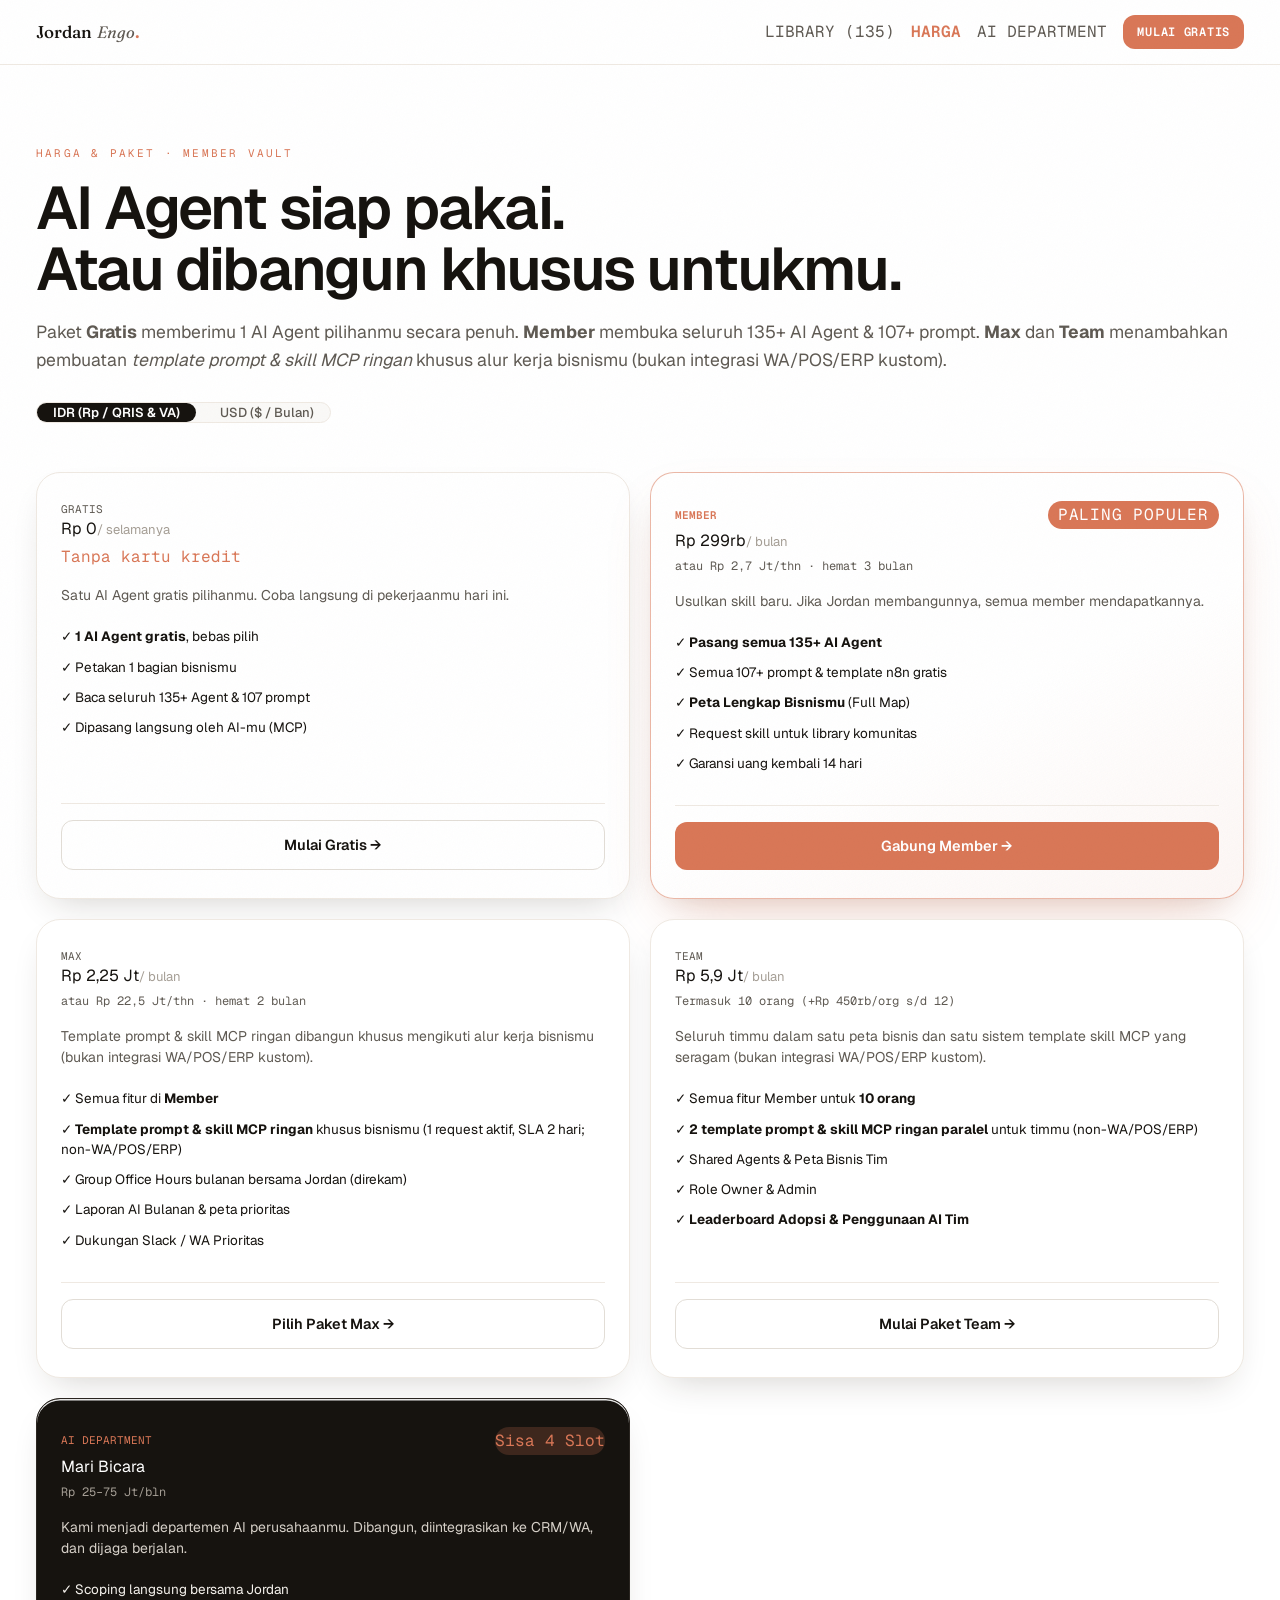
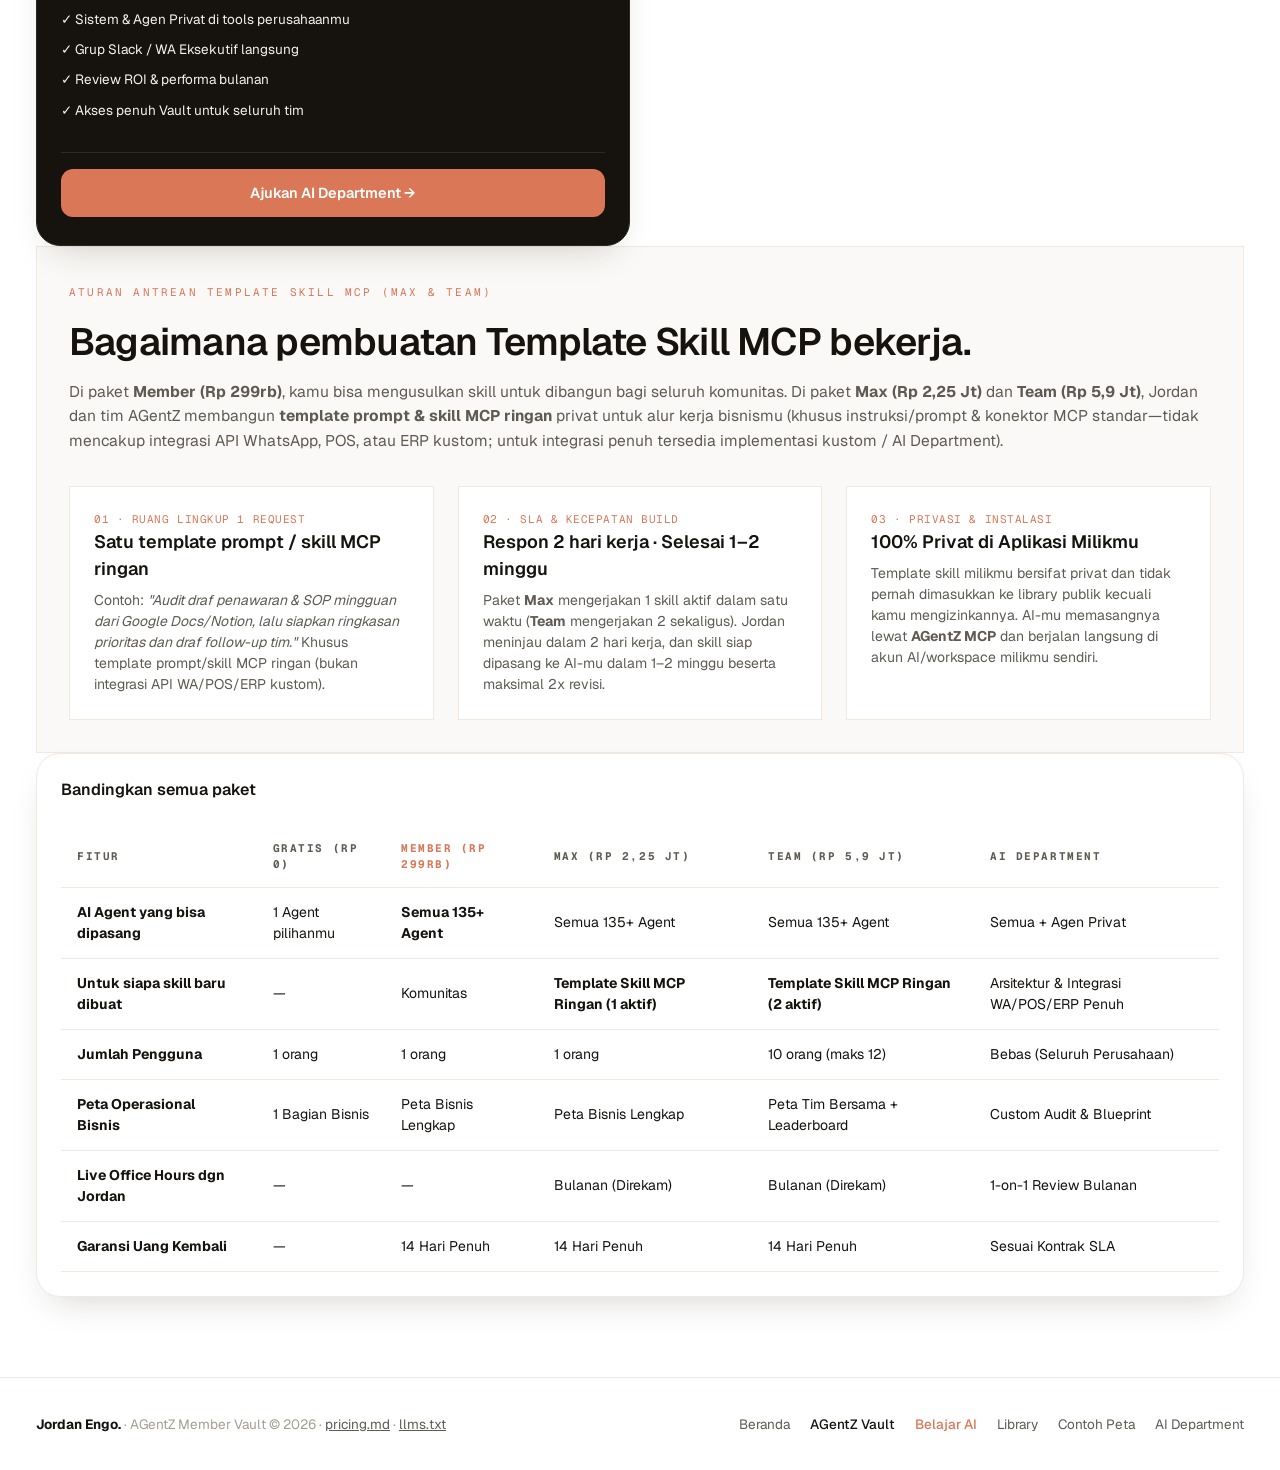
<file: pricing.html>
<!DOCTYPE html>
<html lang="id">
<head>
  <meta charset="utf-8" />
  <meta name="viewport" content="width=device-width, initial-scale=1.0" />
  <title>Harga & Paket · AGentZ Member Vault — Jordan Engo</title>
  <meta name="description" content="Pilih paket AGentZ Member Vault: Gratis (Rp 0 untuk 1 Agent pilihanmu), Member (Rp 299rb/bln untuk semua 135+ Agent), Max (Rp 2,25 Jt/bln Template Skill MCP), Team (Rp 5,9 Jt/bln), atau AI Department (Rp 25–75 Jt/bln)." />
  <link rel="icon" href="agentzlogo.webp" />
  <link rel="alternate" type="text/plain" title="Pricing Markdown" href="/pricing.md" />
  <link rel="preconnect" href="https://fonts.googleapis.com" />
  <link rel="preconnect" href="https://fonts.gstatic.com" crossorigin />
  <link href="https://fonts.googleapis.com/css2?family=Fraunces:ital,opsz,wght@0,9..144,400;0,9..144,500;0,9..144,600;1,9..144,400&family=Geist+Mono:wght@400;500&family=Geist:wght@300;400;500;600;700;800&display=swap" rel="stylesheet" />
  <link rel="stylesheet" href="/site.css" />
  <style>
    :root {
      --canvas: #ffffff;
      --ink: #16130f;
      --sub: #5f5a53;
      --muted: #a59e95;
      --line: #efe9e2;
      --line-strong: #e2ddd6;
      --clay: #d97757;
      --clay-soft: rgba(217, 119, 87, 0.12);
      --clay-border: rgba(217, 119, 87, 0.52);
      --tile-shadow: 0 20px 44px -18px rgba(40, 30, 20, 0.24), 0 4px 12px -6px rgba(40, 30, 20, 0.12), inset 0 1.5px 0 rgba(255, 255, 255, 0.9);
      --tile-shadow-sm: 0 16px 36px -16px rgba(40, 30, 20, 0.22), inset 0 1.5px 0 rgba(255, 255, 255, 0.9);
      --featured-tile-shadow: 0 28px 58px -22px rgba(217, 119, 87, 0.34), 0 12px 30px -18px rgba(40, 30, 20, 0.22), inset 0 1.5px 0 rgba(255, 255, 255, 0.95);
    }
    * { box-sizing: border-box; }
    body {
      margin: 0;
      background: var(--canvas);
      color: var(--ink);
      font-family: 'Geist', system-ui, sans-serif;
      -webkit-font-smoothing: antialiased;
    }
    .font-fraunces { font-family: 'Fraunces', serif; }
    .grain {
      pointer-events: none;
      position: fixed;
      inset: 0;
      z-index: 80;
      opacity: 0.03;
      mix-blend-mode: multiply;
      background-image: url("data:image/svg+xml;utf8,<svg xmlns='http://www.w3.org/2000/svg' width='180' height='180'><filter id='n'><feTurbulence type='fractalNoise' baseFrequency='0.8' numOctaves='2' stitchTiles='stitch'/></filter><rect width='100%25' height='100%25' filter='url(%23n)'/></svg>");
    }
    .plan-card {
      background: #ffffff;
      border: 1.5px solid var(--line);
      border-radius: 24px;
      padding: 28px 24px;
      box-shadow: var(--tile-shadow-sm);
      display: flex;
      flex-direction: column;
      justify-content: space-between;
      transition: transform 0.25s ease, border-color 0.25s ease;
    }
    .plan-card:hover { transform: translateY(-4px); border-color: var(--line-strong); }
    .plan-card.featured {
      border-color: var(--clay-border);
      background: linear-gradient(155deg, #ffffff 55%, var(--clay-soft) 140%);
      box-shadow: var(--featured-tile-shadow);
    }
    .hk-btn {
      display: inline-flex;
      align-items: center;
      justify-content: center;
      gap: 8px;
      background: var(--clay);
      color: #ffffff;
      font-weight: 600;
      border-radius: 12px;
      padding: 13px 20px;
      text-decoration: none;
      font-size: 14.5px;
      transition: opacity 0.18s ease, transform 0.18s ease;
      border: none;
      cursor: pointer;
    }
    .hk-btn:hover { opacity: 0.92; transform: translateY(-1px); }
    .hk-btn-outline {
      display: inline-flex;
      align-items: center;
      justify-content: center;
      gap: 8px;
      background: #ffffff;
      color: var(--ink);
      font-weight: 600;
      border-radius: 12px;
      padding: 13px 20px;
      text-decoration: none;
      font-size: 14.5px;
      border: 1.5px solid var(--line-strong);
      transition: border-color 0.18s ease, color 0.18s ease;
    }
    .hk-btn-outline:hover { border-color: var(--clay); color: var(--clay); }
    table.compare-table {
      width: 100%;
      border-collapse: collapse;
      font-size: 14px;
    }
    table.compare-table th, table.compare-table td {
      padding: 14px 16px;
      border-bottom: 1px solid var(--line);
      text-align: left;
    }
    table.compare-table th {
      font-family: 'Geist Mono', monospace;
      font-size: 11px;
      text-transform: uppercase;
      letter-spacing: 0.14em;
      color: var(--sub);
    }
  </style>
</head>
<body class="min-h-screen flex flex-col">
  <div class="grain"></div>

  <!-- Top Navigation matching vault.angussewell.com -->
  <header class="sticky top-0 z-50 border-b" style="background:rgba(255,255,255,0.88);backdrop-filter:blur(12px);border-color:var(--line)">
    <div class="max-w-[1280px] mx-auto px-6 sm:px-9 h-[64px] flex items-center justify-between gap-4">
      <div class="flex items-center gap-6">
        <a href="/index.html" class="flex items-baseline whitespace-nowrap font-fraunces" style="text-decoration:none">
          <span style="color:var(--ink);font-size:17px;font-weight:500">Jordan</span>
          <span style="color:var(--sub);font-size:16.5px;font-style:italic;margin-left:0.3em">Engo</span>
          <span style="color:var(--clay);font-size:17px;font-weight:600">.</span>
        </a>
        <span class="hidden sm:inline-block text-xs font-mono uppercase tracking-widest px-2.5 py-1 rounded-full" style="background:var(--clay-soft);color:var(--clay)">Member Vault</span>
      </div>

      <nav class="flex items-center gap-4 sm:gap-6 text-xs font-mono uppercase tracking-[0.15em]">
        <a href="/library.html" style="color:var(--sub);text-decoration:none" class="hover:text-black">Library (135)</a>
        <a href="/example-map.html" style="color:var(--sub);text-decoration:none" class="hidden md:inline hover:text-black">Peta Bisnis</a>
        <a href="/pricing.html" style="color:var(--clay);text-decoration:none;font-weight:600">Harga</a>
        <a href="/ai-department.html" style="color:var(--sub);text-decoration:none" class="hidden sm:inline hover:text-black">AI Department</a>
        <a href="https://agentz.jordanengo.com" style="color:var(--sub);text-decoration:none" class="hidden lg:inline hover:text-black">AGentZ</a>
        <a href="https://belajar.jordanengo.com" style="color:var(--clay);text-decoration:none" class="hidden lg:inline hover:text-black">Belajar AI</a>
        <a href="/gabung.html?plan=free" class="hk-btn" style="padding:8px 14px;font-size:12px;letter-spacing:0.06em">Mulai Gratis</a>
      </nav>
    </div>
  </header>

  <main class="flex-1 max-w-[1280px] w-full mx-auto px-6 sm:px-9 py-14 md:py-20">
    <!-- Hero Header -->
    <div class="max-w-[740px] mb-12">
      <div class="flex items-center gap-3 mb-4">
        <span class="font-mono text-[11px] uppercase tracking-[0.2em]" style="color:var(--clay)">Harga &amp; Paket · Member Vault</span>
      </div>
      <h1 style="font-size:clamp(36px,5vw,60px);font-weight:600;line-height:1.02;letter-spacing:-0.03em;margin:0;color:var(--ink)">
        AI Agent siap pakai.<br />Atau dibangun khusus untukmu.
      </h1>
      <p style="font-size:17.5px;line-height:1.6;color:var(--sub);margin-top:18px">
        Paket <strong>Gratis</strong> memberimu 1 AI Agent pilihanmu secara penuh. <strong>Member</strong> membuka seluruh 135+ AI Agent &amp; 107+ prompt. <strong>Max</strong> dan <strong>Team</strong> menambahkan pembuatan <em>template prompt &amp; skill MCP ringan</em> khusus alur kerja bisnismu (bukan integrasi WA/POS/ERP kustom).
      </p>

      <!-- Currency / Billing Switcher -->
      <div class="mt-7 inline-flex items-center gap-2 p-1.5 rounded-[14px]" style="border:1.5px solid var(--line);background:#faf9f7">
        <button id="btn-idr" onclick="setCurrency('idr')" class="px-4 py-2 rounded-[10px] text-[13px] font-semibold cursor-pointer border-none" style="background:var(--ink);color:#fff">
          IDR (Rp / QRIS &amp; VA)
        </button>
        <button id="btn-usd" onclick="setCurrency('usd')" class="px-4 py-2 rounded-[10px] text-[13px] font-medium cursor-pointer border-none" style="background:transparent;color:var(--sub)">
          USD ($ / Bulan)
        </button>
      </div>
    </div>

    <!-- 5-Tier Grid (1:1 Angus Sewell Structure) -->
    <div class="grid grid-cols-1 md:grid-cols-2 lg:grid-cols-5 gap-5 mb-16">
      <!-- 1. FREE -->
      <div class="plan-card">
        <div>
          <div class="font-mono text-[11px] uppercase tracking-[0.18em]" style="color:var(--sub)">Gratis</div>
          <div class="mt-3 flex items-baseline gap-1">
            <span class="price-val font-bold text-[36px]" data-usd="$0" data-idr="Rp 0">Rp 0</span>
            <span class="text-[13px]" style="color:var(--muted)">/ selamanya</span>
          </div>
          <div class="text-[12.5px] font-mono mt-1" style="color:var(--clay)">Tanpa kartu kredit</div>
          <p class="text-[14px] leading-relaxed mt-4" style="color:var(--sub)">
            Satu AI Agent gratis pilihanmu. Coba langsung di pekerjaanmu hari ini.
          </p>
          <ul class="mt-5 pl-0 list-none space-y-2.5 text-[13.5px]" style="color:var(--ink)">
            <li>✓ <strong>1 AI Agent gratis</strong>, bebas pilih</li>
            <li>✓ Petakan 1 bagian bisnismu</li>
            <li>✓ Baca seluruh 135+ Agent &amp; 107 prompt</li>
            <li>✓ Dipasang langsung oleh AI-mu (MCP)</li>
          </ul>
        </div>
        <div class="mt-8 pt-4 border-t" style="border-color:var(--line)">
          <a href="/gabung.html?plan=free" class="hk-btn-outline w-full">Mulai Gratis →</a>
        </div>
      </div>

      <!-- 2. MEMBER -->
      <div class="plan-card featured">
        <div>
          <div class="flex items-center justify-between">
            <span class="font-mono text-[11px] uppercase tracking-[0.18em]" style="color:var(--clay);font-weight:600">Member</span>
            <span class="font-mono text-[10px] uppercase tracking-wider px-2.5 py-0.5 rounded-full" style="background:var(--clay);color:#fff">Paling Populer</span>
          </div>
          <div class="mt-3 flex items-baseline gap-1">
            <span class="price-val font-bold text-[36px]" data-usd="$20" data-idr="Rp 299rb">Rp 299rb</span>
            <span class="text-[13px]" style="color:var(--muted)">/ bulan</span>
          </div>
          <div class="price-sub text-[12px] font-mono mt-1" style="color:var(--sub)" data-usd="atau $180/thn · hemat 3 bulan" data-idr="atau Rp 2,7 Jt/thn · hemat 3 bulan">atau Rp 2,7 Jt/thn · hemat 3 bulan</div>
          <p class="text-[14px] leading-relaxed mt-4" style="color:var(--sub)">
            Usulkan skill baru. Jika Jordan membangunnya, semua member mendapatkannya.
          </p>
          <ul class="mt-5 pl-0 list-none space-y-2.5 text-[13.5px]" style="color:var(--ink)">
            <li>✓ <strong>Pasang semua 135+ AI Agent</strong></li>
            <li>✓ Semua 107+ prompt &amp; template n8n gratis</li>
            <li>✓ <strong>Peta Lengkap Bisnismu</strong> (Full Map)</li>
            <li>✓ Request skill untuk library komunitas</li>
            <li>✓ Garansi uang kembali 14 hari</li>
          </ul>
        </div>
        <div class="mt-8 pt-4 border-t" style="border-color:var(--line)">
          <a href="/gabung.html?plan=member" class="hk-btn w-full">Gabung Member →</a>
        </div>
      </div>

      <!-- 3. MAX -->
      <div class="plan-card">
        <div>
          <div class="font-mono text-[11px] uppercase tracking-[0.18em]" style="color:var(--sub)">Max</div>
          <div class="mt-3 flex items-baseline gap-1">
            <span class="price-val font-bold text-[36px]" data-usd="$149" data-idr="Rp 2,25 Jt">Rp 2,25 Jt</span>
            <span class="text-[13px]" style="color:var(--muted)">/ bulan</span>
          </div>
          <div class="price-sub text-[12px] font-mono mt-1" style="color:var(--sub)" data-usd="atau $1,490/thn · hemat 2 bulan" data-idr="atau Rp 22,5 Jt/thn · hemat 2 bulan">atau Rp 22,5 Jt/thn · hemat 2 bulan</div>
          <p class="text-[14px] leading-relaxed mt-4" style="color:var(--sub)">
            Template prompt &amp; skill MCP ringan dibangun khusus mengikuti alur kerja bisnismu (bukan integrasi WA/POS/ERP kustom).
          </p>
          <ul class="mt-5 pl-0 list-none space-y-2.5 text-[13.5px]" style="color:var(--ink)">
            <li>✓ Semua fitur di <strong>Member</strong></li>
            <li>✓ <strong>Template prompt &amp; skill MCP ringan</strong> khusus bisnismu (1 request aktif, SLA 2 hari; non-WA/POS/ERP)</li>
            <li>✓ Group Office Hours bulanan bersama Jordan (direkam)</li>
            <li>✓ Laporan AI Bulanan &amp; peta prioritas</li>
            <li>✓ Dukungan Slack / WA Prioritas</li>
          </ul>
        </div>
        <div class="mt-8 pt-4 border-t" style="border-color:var(--line)">
          <a href="/gabung.html?plan=max" class="hk-btn-outline w-full">Pilih Paket Max →</a>
        </div>
      </div>

      <!-- 4. TEAM -->
      <div class="plan-card">
        <div>
          <div class="font-mono text-[11px] uppercase tracking-[0.18em]" style="color:var(--sub)">Team</div>
          <div class="mt-3 flex items-baseline gap-1">
            <span class="price-val font-bold text-[36px]" data-usd="$399" data-idr="Rp 5,9 Jt">Rp 5,9 Jt</span>
            <span class="text-[13px]" style="color:var(--muted)">/ bulan</span>
          </div>
          <div class="price-sub text-[12px] font-mono mt-1" style="color:var(--sub)" data-usd="Termasuk 10 kursi (+US$29/kursi s/d 12)" data-idr="Termasuk 10 orang (+Rp 450rb/org s/d 12)">Termasuk 10 orang (+Rp 450rb/org s/d 12)</div>
          <p class="text-[14px] leading-relaxed mt-4" style="color:var(--sub)">
            Seluruh timmu dalam satu peta bisnis dan satu sistem template skill MCP yang seragam (bukan integrasi WA/POS/ERP kustom).
          </p>
          <ul class="mt-5 pl-0 list-none space-y-2.5 text-[13.5px]" style="color:var(--ink)">
            <li>✓ Semua fitur Member untuk <strong>10 orang</strong></li>
            <li>✓ <strong>2 template prompt &amp; skill MCP ringan paralel</strong> untuk timmu (non-WA/POS/ERP)</li>
            <li>✓ Shared Agents &amp; Peta Bisnis Tim</li>
            <li>✓ Role Owner &amp; Admin</li>
            <li>✓ <strong>Leaderboard Adopsi &amp; Penggunaan AI Tim</strong></li>
          </ul>
        </div>
        <div class="mt-8 pt-4 border-t" style="border-color:var(--line)">
          <a href="/gabung.html?plan=team" class="hk-btn-outline w-full">Mulai Paket Team →</a>
        </div>
      </div>

      <!-- 5. AI DEPARTMENT -->
      <div class="plan-card" style="background:#16130f;color:#ffffff;border-color:#2a2520">
        <div>
          <div class="flex items-center justify-between">
            <span class="font-mono text-[11px] uppercase tracking-[0.18em]" style="color:var(--clay)">AI Department</span>
            <span class="font-mono text-[10px] px-2 py-0.5 rounded-full" style="background:rgba(217,119,87,0.2);color:var(--clay)">Sisa 4 Slot</span>
          </div>
          <div class="mt-3 flex items-baseline gap-1">
            <span class="font-bold text-[30px]">Mari Bicara</span>
          </div>
          <div class="price-sub text-[12px] font-mono mt-1" style="color:#a59e95" data-usd="$1,600–$4,800/mo" data-idr="Rp 25–75 Jt/bln">Rp 25–75 Jt/bln</div>
          <p class="text-[14px] leading-relaxed mt-4" style="color:#d5cfc7">
            Kami menjadi departemen AI perusahaanmu. Dibangun, diintegrasikan ke CRM/WA, dan dijaga berjalan.
          </p>
          <ul class="mt-5 pl-0 list-none space-y-2.5 text-[13.5px]" style="color:#f5f2ed">
            <li>✓ Scoping langsung bersama Jordan</li>
            <li>✓ Sistem &amp; Agen Privat di tools perusahaanmu</li>
            <li>✓ Grup Slack / WA Eksekutif langsung</li>
            <li>✓ Review ROI &amp; performa bulanan</li>
            <li>✓ Akses penuh Vault untuk seluruh tim</li>
          </ul>
        </div>
        <div class="mt-8 pt-4 border-t" style="border-color:#2e2923">
          <a href="/ai-department.html" class="hk-btn w-full">Ajukan AI Department →</a>
        </div>
      </div>
    </div>

    <!-- How Custom Skills Work (Productized Queue Rules like Angus) -->
    <section class="rounded-[26px] p-8 md:p-12 mb-16" style="border:1.5px solid var(--line);background:#faf9f7">
      <div class="max-w-[680px] mb-8">
        <span class="font-mono text-[11px] uppercase tracking-[0.2em]" style="color:var(--clay)">Aturan Antrean Template Skill MCP (Max &amp; Team)</span>
        <h2 style="font-size:clamp(26px,3.2vw,38px);font-weight:600;letter-spacing:-0.02em;margin:10px 0 0">
          Bagaimana pembuatan Template Skill MCP bekerja.
        </h2>
        <p style="color:var(--sub);font-size:15.5px;line-height:1.6;margin-top:10px">
          Di paket <strong>Member (Rp 299rb)</strong>, kamu bisa mengusulkan skill untuk dibangun bagi seluruh komunitas. Di paket <strong>Max (Rp 2,25 Jt)</strong> dan <strong>Team (Rp 5,9 Jt)</strong>, Jordan dan tim AGentZ membangun <strong>template prompt &amp; skill MCP ringan</strong> privat untuk alur kerja bisnismu (khusus instruksi/prompt &amp; konektor MCP standar—tidak mencakup integrasi API WhatsApp, POS, atau ERP kustom; untuk integrasi penuh tersedia implementasi kustom / AI Department).
        </p>
      </div>

      <div class="grid grid-cols-1 md:grid-cols-3 gap-6">
        <div class="p-6 rounded-[18px] bg-white" style="border:1.5px solid var(--line)">
          <div class="font-mono text-[11px] uppercase tracking-wider" style="color:var(--clay)">01 · Ruang Lingkup 1 Request</div>
          <h3 class="text-[18px] font-semibold mt-2 mb-2">Satu template prompt / skill MCP ringan</h3>
          <p class="text-[14px] leading-relaxed m-0" style="color:var(--sub)">
            Contoh: <em>"Audit draf penawaran &amp; SOP mingguan dari Google Docs/Notion, lalu siapkan ringkasan prioritas dan draf follow-up tim."</em> Khusus template prompt/skill MCP ringan (bukan integrasi API WA/POS/ERP kustom).
          </p>
        </div>

        <div class="p-6 rounded-[18px] bg-white" style="border:1.5px solid var(--line)">
          <div class="font-mono text-[11px] uppercase tracking-wider" style="color:var(--clay)">02 · SLA &amp; Kecepatan Build</div>
          <h3 class="text-[18px] font-semibold mt-2 mb-2">Respon 2 hari kerja · Selesai 1–2 minggu</h3>
          <p class="text-[14px] leading-relaxed m-0" style="color:var(--sub)">
            Paket <strong>Max</strong> mengerjakan 1 skill aktif dalam satu waktu (<strong>Team</strong> mengerjakan 2 sekaligus). Jordan meninjau dalam 2 hari kerja, dan skill siap dipasang ke AI-mu dalam 1–2 minggu beserta maksimal 2x revisi.
          </p>
        </div>

        <div class="p-6 rounded-[18px] bg-white" style="border:1.5px solid var(--line)">
          <div class="font-mono text-[11px] uppercase tracking-wider" style="color:var(--clay)">03 · Privasi &amp; Instalasi</div>
          <h3 class="text-[18px] font-semibold mt-2 mb-2">100% Privat di Aplikasi Milikmu</h3>
          <p class="text-[14px] leading-relaxed m-0" style="color:var(--sub)">
            Template skill milikmu bersifat privat dan tidak pernah dimasukkan ke library publik kecuali kamu mengizinkannya. AI-mu memasangnya lewat <strong>AGentZ MCP</strong> dan berjalan langsung di akun AI/workspace milikmu sendiri.
          </p>
        </div>
      </div>
    </section>

    <!-- Comparison Matrix -->
    <section class="mb-16 overflow-x-auto rounded-[24px] p-6 md:p-10" style="border:1.5px solid var(--line);background:#ffffff;box-shadow:var(--tile-shadow-sm)">
      <h2 class="text-[24px] font-semibold mb-6">Bandingkan semua paket</h2>
      <table class="compare-table">
        <thead>
          <tr>
            <th>Fitur</th>
            <th>Gratis (Rp 0)</th>
            <th style="color:var(--clay)">Member (Rp 299rb)</th>
            <th>Max (Rp 2,25 Jt)</th>
            <th>Team (Rp 5,9 Jt)</th>
            <th>AI Department</th>
          </tr>
        </thead>
        <tbody>
          <tr>
            <td><strong>AI Agent yang bisa dipasang</strong></td>
            <td>1 Agent pilihanmu</td>
            <td><strong>Semua 135+ Agent</strong></td>
            <td>Semua 135+ Agent</td>
            <td>Semua 135+ Agent</td>
            <td>Semua + Agen Privat</td>
          </tr>
          <tr>
            <td><strong>Untuk siapa skill baru dibuat</strong></td>
            <td>—</td>
            <td>Komunitas</td>
            <td><strong>Template Skill MCP Ringan (1 aktif)</strong></td>
            <td><strong>Template Skill MCP Ringan (2 aktif)</strong></td>
            <td>Arsitektur &amp; Integrasi WA/POS/ERP Penuh</td>
          </tr>
          <tr>
            <td><strong>Jumlah Pengguna</strong></td>
            <td>1 orang</td>
            <td>1 orang</td>
            <td>1 orang</td>
            <td>10 orang (maks 12)</td>
            <td>Bebas (Seluruh Perusahaan)</td>
          </tr>
          <tr>
            <td><strong>Peta Operasional Bisnis</strong></td>
            <td>1 Bagian Bisnis</td>
            <td>Peta Bisnis Lengkap</td>
            <td>Peta Bisnis Lengkap</td>
            <td>Peta Tim Bersama + Leaderboard</td>
            <td>Custom Audit &amp; Blueprint</td>
          </tr>
          <tr>
            <td><strong>Live Office Hours dgn Jordan</strong></td>
            <td>—</td>
            <td>—</td>
            <td>Bulanan (Direkam)</td>
            <td>Bulanan (Direkam)</td>
            <td>1-on-1 Review Bulanan</td>
          </tr>
          <tr>
            <td><strong>Garansi Uang Kembali</strong></td>
            <td>—</td>
            <td>14 Hari Penuh</td>
            <td>14 Hari Penuh</td>
            <td>14 Hari Penuh</td>
            <td>Sesuai Kontrak SLA</td>
          </tr>
        </tbody>
      </table>
    </section>
  </main>

  <footer class="border-t py-9 mt-auto" style="border-color:var(--line)">
    <div class="max-w-[1280px] mx-auto px-6 sm:px-9 flex flex-wrap items-center justify-between gap-4 text-[13.5px]" style="color:var(--muted)">
      <div>
        <strong style="color:var(--ink)">Jordan Engo.</strong> · AGentZ Member Vault © 2026 · <a href="/pricing.md" class="underline" style="color:var(--sub)">pricing.md</a> · <a href="/llms.txt" class="underline" style="color:var(--sub)">llms.txt</a>
      </div>
      <div class="flex flex-wrap gap-5">
        <a href="/index.html" style="color:var(--sub);text-decoration:none">Beranda</a>
        <a href="https://agentz.jordanengo.com" style="color:var(--ink);text-decoration:none;font-weight:500">AGentZ Vault</a>
        <a href="https://belajar.jordanengo.com" style="color:var(--clay);text-decoration:none;font-weight:500">Belajar AI</a>
        <a href="/library.html" style="color:var(--sub);text-decoration:none">Library</a>
        <a href="/example-map.html" style="color:var(--sub);text-decoration:none">Contoh Peta</a>
        <a href="/ai-department.html" style="color:var(--sub);text-decoration:none">AI Department</a>
      </div>
    </div>
  </footer>

  <script>
    function setCurrency(curr) {
      const btnUsd = document.getElementById('btn-usd');
      const btnIdr = document.getElementById('btn-idr');
      if (curr === 'idr') {
        btnIdr.style.background = 'var(--ink)';
        btnIdr.style.color = '#fff';
        btnUsd.style.background = 'transparent';
        btnUsd.style.color = 'var(--sub)';
      } else {
        btnUsd.style.background = 'var(--ink)';
        btnUsd.style.color = '#fff';
        btnIdr.style.background = 'transparent';
        btnIdr.style.color = 'var(--sub)';
      }
      document.querySelectorAll('.price-val').forEach(el => {
        el.textContent = el.getAttribute('data-' + curr);
      });
      document.querySelectorAll('.price-sub').forEach(el => {
        el.textContent = el.getAttribute('data-' + curr);
      });
    }
    setCurrency('idr');
  </script>
</body>
</html>
</file>
<file: site.css>
*,:after,:before{--tw-border-spacing-x:0;--tw-border-spacing-y:0;--tw-translate-x:0;--tw-translate-y:0;--tw-rotate:0;--tw-skew-x:0;--tw-skew-y:0;--tw-scale-x:1;--tw-scale-y:1;--tw-pan-x: ;--tw-pan-y: ;--tw-pinch-zoom: ;--tw-scroll-snap-strictness:proximity;--tw-gradient-from-position: ;--tw-gradient-via-position: ;--tw-gradient-to-position: ;--tw-ordinal: ;--tw-slashed-zero: ;--tw-numeric-figure: ;--tw-numeric-spacing: ;--tw-numeric-fraction: ;--tw-ring-inset: ;--tw-ring-offset-width:0px;--tw-ring-offset-color:#fff;--tw-ring-color:rgba(59,130,246,.5);--tw-ring-offset-shadow:0 0 #0000;--tw-ring-shadow:0 0 #0000;--tw-shadow:0 0 #0000;--tw-shadow-colored:0 0 #0000;--tw-blur: ;--tw-brightness: ;--tw-contrast: ;--tw-grayscale: ;--tw-hue-rotate: ;--tw-invert: ;--tw-saturate: ;--tw-sepia: ;--tw-drop-shadow: ;--tw-backdrop-blur: ;--tw-backdrop-brightness: ;--tw-backdrop-contrast: ;--tw-backdrop-grayscale: ;--tw-backdrop-hue-rotate: ;--tw-backdrop-invert: ;--tw-backdrop-opacity: ;--tw-backdrop-saturate: ;--tw-backdrop-sepia: ;--tw-contain-size: ;--tw-contain-layout: ;--tw-contain-paint: ;--tw-contain-style: }::backdrop{--tw-border-spacing-x:0;--tw-border-spacing-y:0;--tw-translate-x:0;--tw-translate-y:0;--tw-rotate:0;--tw-skew-x:0;--tw-skew-y:0;--tw-scale-x:1;--tw-scale-y:1;--tw-pan-x: ;--tw-pan-y: ;--tw-pinch-zoom: ;--tw-scroll-snap-strictness:proximity;--tw-gradient-from-position: ;--tw-gradient-via-position: ;--tw-gradient-to-position: ;--tw-ordinal: ;--tw-slashed-zero: ;--tw-numeric-figure: ;--tw-numeric-spacing: ;--tw-numeric-fraction: ;--tw-ring-inset: ;--tw-ring-offset-width:0px;--tw-ring-offset-color:#fff;--tw-ring-color:rgba(59,130,246,.5);--tw-ring-offset-shadow:0 0 #0000;--tw-ring-shadow:0 0 #0000;--tw-shadow:0 0 #0000;--tw-shadow-colored:0 0 #0000;--tw-blur: ;--tw-brightness: ;--tw-contrast: ;--tw-grayscale: ;--tw-hue-rotate: ;--tw-invert: ;--tw-saturate: ;--tw-sepia: ;--tw-drop-shadow: ;--tw-backdrop-blur: ;--tw-backdrop-brightness: ;--tw-backdrop-contrast: ;--tw-backdrop-grayscale: ;--tw-backdrop-hue-rotate: ;--tw-backdrop-invert: ;--tw-backdrop-opacity: ;--tw-backdrop-saturate: ;--tw-backdrop-sepia: ;--tw-contain-size: ;--tw-contain-layout: ;--tw-contain-paint: ;--tw-contain-style: }/*! tailwindcss v3.4.19 | MIT License | https://tailwindcss.com*/*,:after,:before{box-sizing:border-box;border:0 solid #e5e7eb}:after,:before{--tw-content:""}:host,html{line-height:1.5;-webkit-text-size-adjust:100%;-moz-tab-size:4;-o-tab-size:4;tab-size:4;font-family:Geist,system-ui,sans-serif;font-feature-settings:normal;font-variation-settings:normal;-webkit-tap-highlight-color:transparent}body{margin:0;line-height:inherit}hr{height:0;color:inherit;border-top-width:1px}abbr:where([title]){-webkit-text-decoration:underline dotted;text-decoration:underline dotted}h1,h2,h3,h4,h5,h6{font-size:inherit;font-weight:inherit}a{color:inherit;text-decoration:inherit}b,strong{font-weight:bolder}code,kbd,pre,samp{font-family:Geist Mono,ui-monospace,monospace;font-feature-settings:normal;font-variation-settings:normal;font-size:1em}small{font-size:80%}sub,sup{font-size:75%;line-height:0;position:relative;vertical-align:baseline}sub{bottom:-.25em}sup{top:-.5em}table{text-indent:0;border-color:inherit;border-collapse:collapse}button,input,optgroup,select,textarea{font-family:inherit;font-feature-settings:inherit;font-variation-settings:inherit;font-size:100%;font-weight:inherit;line-height:inherit;letter-spacing:inherit;color:inherit;margin:0;padding:0}button,select{text-transform:none}button,input:where([type=button]),input:where([type=reset]),input:where([type=submit]){-webkit-appearance:button;background-color:transparent;background-image:none}:-moz-focusring{outline:auto}:-moz-ui-invalid{box-shadow:none}progress{vertical-align:baseline}::-webkit-inner-spin-button,::-webkit-outer-spin-button{height:auto}[type=search]{-webkit-appearance:textfield;outline-offset:-2px}::-webkit-search-decoration{-webkit-appearance:none}::-webkit-file-upload-button{-webkit-appearance:button;font:inherit}summary{display:list-item}blockquote,dd,dl,figure,h1,h2,h3,h4,h5,h6,hr,p,pre{margin:0}fieldset{margin:0}fieldset,legend{padding:0}menu,ol,ul{list-style:none;margin:0;padding:0}dialog{padding:0}textarea{resize:vertical}input::-moz-placeholder,textarea::-moz-placeholder{opacity:1;color:#9ca3af}input::placeholder,textarea::placeholder{opacity:1;color:#9ca3af}[role=button],button{cursor:pointer}:disabled{cursor:default}audio,canvas,embed,iframe,img,object,svg,video{display:block;vertical-align:middle}img,video{max-width:100%;height:auto}[hidden]:where(:not([hidden=until-found])){display:none}.static{position:static}.fixed{position:fixed}.absolute{position:absolute}.relative{position:relative}.inset-0{inset:0}.inset-x-0{left:0;right:0}.bottom-0{bottom:0}.top-0{top:0}.z-10{z-index:10}.z-50{z-index:50}.z-\[2\]{z-index:2}.mx-2{margin-left:.5rem;margin-right:.5rem}.mx-auto{margin-left:auto;margin-right:auto}.mb-0\.5{margin-bottom:.125rem}.mb-1\.5{margin-bottom:.375rem}.mb-10{margin-bottom:2.5rem}.mb-12{margin-bottom:3rem}.mb-2{margin-bottom:.5rem}.mb-3{margin-bottom:.75rem}.mb-4{margin-bottom:1rem}.mb-6{margin-bottom:1.5rem}.mb-8{margin-bottom:2rem}.mt-1{margin-top:.25rem}.mt-10{margin-top:2.5rem}.mt-4{margin-top:1rem}.mt-5{margin-top:1.25rem}.mt-6{margin-top:1.5rem}.mt-7{margin-top:1.75rem}.mt-8{margin-top:2rem}.mt-\[-17svh\]{margin-top:-17svh}.block{display:block}.flex{display:flex}.inline-flex{display:inline-flex}.grid{display:grid}.hidden{display:none}.aspect-\[16\/10\]{aspect-ratio:16/10}.h-1\/4{height:25%}.h-2\/5{height:40%}.h-9{height:2.25rem}.h-\[116px\]{height:116px}.h-\[260px\]{height:260px}.h-\[58svh\]{height:58svh}.h-\[64px\]{height:64px}.h-full{height:100%}.min-h-\[380px\]{min-height:380px}.min-h-screen{min-height:100vh}.w-9{width:2.25rem}.w-\[100px\]{width:100px}.w-\[58\%\]{width:58%}.w-\[64\%\]{width:64%}.w-full{width:100%}.min-w-0{min-width:0}.max-w-\[1280px\]{max-width:1280px}.max-w-\[16ch\]{max-width:16ch}.max-w-\[20ch\]{max-width:20ch}.max-w-\[44ch\]{max-width:44ch}.max-w-\[460px\]{max-width:460px}.max-w-\[52ch\]{max-width:52ch}.max-w-\[640px\]{max-width:640px}.flex-1{flex:1 1 0%}.shrink-0{flex-shrink:0}.transform{transform:translate(var(--tw-translate-x),var(--tw-translate-y)) rotate(var(--tw-rotate)) skewX(var(--tw-skew-x)) skewY(var(--tw-skew-y)) scaleX(var(--tw-scale-x)) scaleY(var(--tw-scale-y))}.cursor-pointer{cursor:pointer}.grid-cols-1{grid-template-columns:repeat(1,minmax(0,1fr))}.flex-col{flex-direction:column}.flex-wrap{flex-wrap:wrap}.items-start{align-items:flex-start}.items-center{align-items:center}.items-baseline{align-items:baseline}.items-stretch{align-items:stretch}.justify-center{justify-content:center}.justify-between{justify-content:space-between}.gap-1\.5{gap:.375rem}.gap-12{gap:3rem}.gap-2{gap:.5rem}.gap-2\.5{gap:.625rem}.gap-3{gap:.75rem}.gap-3\.5{gap:.875rem}.gap-4{gap:1rem}.gap-5{gap:1.25rem}.gap-6{gap:1.5rem}.space-y-2\.5>:not([hidden])~:not([hidden]){--tw-space-y-reverse:0;margin-top:calc(.625rem*(1 - var(--tw-space-y-reverse)));margin-bottom:calc(.625rem*var(--tw-space-y-reverse))}.space-y-3\.5>:not([hidden])~:not([hidden]){--tw-space-y-reverse:0;margin-top:calc(.875rem*(1 - var(--tw-space-y-reverse)));margin-bottom:calc(.875rem*var(--tw-space-y-reverse))}.overflow-hidden{overflow:hidden}.whitespace-nowrap{white-space:nowrap}.rounded-\[10px\]{border-radius:10px}.rounded-\[11px\]{border-radius:11px}.rounded-\[12px\]{border-radius:12px}.rounded-\[14px\]{border-radius:14px}.rounded-\[16px\]{border-radius:16px}.rounded-\[24px\]{border-radius:24px}.rounded-full{border-radius:9999px}.border{border-width:1px}.border-\[1\.5px\]{border-width:1.5px}.border-b{border-bottom-width:1px}.border-b-\[1\.5px\]{border-bottom-width:1.5px}.border-r-\[1\.5px\]{border-right-width:1.5px}.border-t{border-top-width:1px}.border-t-\[1\.5px\]{border-top-width:1.5px}.border-none{border-style:none}.border-clay\/40{border-color:rgba(217,119,87,.4)}.border-line{--tw-border-opacity:1;border-color:rgb(239 233 226/var(--tw-border-opacity,1))}.border-line-strong{--tw-border-opacity:1;border-color:rgb(226 221 214/var(--tw-border-opacity,1))}.border-transparent{border-color:transparent}.bg-\[\#d97757\]\/10{background-color:rgba(217,119,87,.1)}.bg-\[\#faf9f7\]{--tw-bg-opacity:1;background-color:rgb(250 249 247/var(--tw-bg-opacity,1))}.bg-black\/40{background-color:rgba(0,0,0,.4)}.bg-clay{--tw-bg-opacity:1;background-color:rgb(217 119 87/var(--tw-bg-opacity,1))}.bg-transparent{background-color:transparent}.bg-white{--tw-bg-opacity:1;background-color:rgb(255 255 255/var(--tw-bg-opacity,1))}.object-cover{-o-object-fit:cover;object-fit:cover}.p-4{padding:1rem}.p-6{padding:1.5rem}.p-7{padding:1.75rem}.p-8{padding:2rem}.px-2\.5{padding-left:.625rem;padding-right:.625rem}.px-4{padding-left:1rem;padding-right:1rem}.px-5{padding-left:1.25rem;padding-right:1.25rem}.px-6{padding-left:1.5rem;padding-right:1.5rem}.px-7{padding-left:1.75rem;padding-right:1.75rem}.px-8{padding-left:2rem;padding-right:2rem}.py-0\.5{padding-top:.125rem;padding-bottom:.125rem}.py-14{padding-top:3.5rem;padding-bottom:3.5rem}.py-16{padding-top:4rem;padding-bottom:4rem}.py-3{padding-top:.75rem;padding-bottom:.75rem}.py-3\.5{padding-top:.875rem;padding-bottom:.875rem}.py-4{padding-top:1rem;padding-bottom:1rem}.py-9{padding-top:2.25rem;padding-bottom:2.25rem}.pb-16{padding-bottom:4rem}.pb-6{padding-bottom:1.5rem}.pt-0{padding-top:0}.pt-1{padding-top:.25rem}.pt-4{padding-top:1rem}.text-left{text-align:left}.text-center{text-align:center}.font-mono{font-family:Geist Mono,ui-monospace,monospace}.font-sans,.font-serif{font-family:Geist,system-ui,sans-serif}.text-\[10\.5px\]{font-size:10.5px}.text-\[11px\]{font-size:11px}.text-\[12px\]{font-size:12px}.text-\[13\.5px\]{font-size:13.5px}.text-\[13px\]{font-size:13px}.text-\[14\.5px\]{font-size:14.5px}.text-\[14px\]{font-size:14px}.text-\[15\.5px\]{font-size:15.5px}.text-\[15px\]{font-size:15px}.text-\[16px\]{font-size:16px}.text-\[18px\]{font-size:18px}.text-\[20px\]{font-size:20px}.text-\[22px\]{font-size:22px}.text-\[28px\]{font-size:28px}.text-\[42px\]{font-size:42px}.font-medium{font-weight:500}.font-normal{font-weight:400}.font-semibold{font-weight:600}.uppercase{text-transform:uppercase}.not-italic{font-style:normal}.leading-\[1\.55\]{line-height:1.55}.leading-\[1\.6\]{line-height:1.6}.leading-none{line-height:1}.leading-snug{line-height:1.375}.leading-tight{line-height:1.25}.tracking-\[0\.08em\]{letter-spacing:.08em}.tracking-\[0\.14em\]{letter-spacing:.14em}.tracking-\[0\.16em\]{letter-spacing:.16em}.tracking-\[0\.2em\]{letter-spacing:.2em}.tracking-tight{letter-spacing:-.025em}.tracking-wider{letter-spacing:.05em}.text-clay{--tw-text-opacity:1;color:rgb(217 119 87/var(--tw-text-opacity,1))}.text-cream{--tw-text-opacity:1;color:rgb(22 19 15/var(--tw-text-opacity,1))}.text-cream-2{--tw-text-opacity:1;color:rgb(95 90 83/var(--tw-text-opacity,1))}.text-cream-3{--tw-text-opacity:1;color:rgb(165 158 149/var(--tw-text-opacity,1))}.text-ink{--tw-text-opacity:1;color:rgb(22 19 15/var(--tw-text-opacity,1))}.text-muted{--tw-text-opacity:1;color:rgb(165 158 149/var(--tw-text-opacity,1))}.text-sub{--tw-text-opacity:1;color:rgb(95 90 83/var(--tw-text-opacity,1))}.text-white{--tw-text-opacity:1;color:rgb(255 255 255/var(--tw-text-opacity,1))}.underline{text-decoration-line:underline}.decoration-line-strong{text-decoration-color:#e2ddd6}.underline-offset-4{text-underline-offset:4px}.antialiased{-webkit-font-smoothing:antialiased;-moz-osx-font-smoothing:grayscale}.shadow-2xl{--tw-shadow:0 25px 50px -12px rgba(0,0,0,.25);--tw-shadow-colored:0 25px 50px -12px var(--tw-shadow-color)}.shadow-2xl,.shadow-lg{box-shadow:var(--tw-ring-offset-shadow,0 0 #0000),var(--tw-ring-shadow,0 0 #0000),var(--tw-shadow)}.shadow-lg{--tw-shadow:0 10px 15px -3px rgba(0,0,0,.1),0 4px 6px -4px rgba(0,0,0,.1);--tw-shadow-colored:0 10px 15px -3px var(--tw-shadow-color),0 4px 6px -4px var(--tw-shadow-color)}.outline-none{outline:2px solid transparent;outline-offset:2px}.outline{outline-style:solid}.blur{--tw-blur:blur(8px)}.blur,.filter{filter:var(--tw-blur) var(--tw-brightness) var(--tw-contrast) var(--tw-grayscale) var(--tw-hue-rotate) var(--tw-invert) var(--tw-saturate) var(--tw-sepia) var(--tw-drop-shadow)}.backdrop-filter{-webkit-backdrop-filter:var(--tw-backdrop-blur) var(--tw-backdrop-brightness) var(--tw-backdrop-contrast) var(--tw-backdrop-grayscale) var(--tw-backdrop-hue-rotate) var(--tw-backdrop-invert) var(--tw-backdrop-opacity) var(--tw-backdrop-saturate) var(--tw-backdrop-sepia);backdrop-filter:var(--tw-backdrop-blur) var(--tw-backdrop-brightness) var(--tw-backdrop-contrast) var(--tw-backdrop-grayscale) var(--tw-backdrop-hue-rotate) var(--tw-backdrop-invert) var(--tw-backdrop-opacity) var(--tw-backdrop-saturate) var(--tw-backdrop-sepia)}.transition{transition-property:color,background-color,border-color,text-decoration-color,fill,stroke,opacity,box-shadow,transform,filter,-webkit-backdrop-filter;transition-property:color,background-color,border-color,text-decoration-color,fill,stroke,opacity,box-shadow,transform,filter,backdrop-filter;transition-property:color,background-color,border-color,text-decoration-color,fill,stroke,opacity,box-shadow,transform,filter,backdrop-filter,-webkit-backdrop-filter;transition-timing-function:cubic-bezier(.4,0,.2,1);transition-duration:.15s}.transition-all{transition-property:all;transition-timing-function:cubic-bezier(.4,0,.2,1);transition-duration:.15s}.transition-colors{transition-property:color,background-color,border-color,text-decoration-color,fill,stroke;transition-timing-function:cubic-bezier(.4,0,.2,1);transition-duration:.15s}.transition-opacity{transition-property:opacity;transition-timing-function:cubic-bezier(.4,0,.2,1);transition-duration:.15s}.transition-transform{transition-property:transform;transition-timing-function:cubic-bezier(.4,0,.2,1);transition-duration:.15s}.duration-300{transition-duration:.3s}.duration-500{transition-duration:.5s}.placeholder\:text-cream-3::-moz-placeholder{--tw-text-opacity:1;color:rgb(165 158 149/var(--tw-text-opacity,1))}.placeholder\:text-cream-3::placeholder{--tw-text-opacity:1;color:rgb(165 158 149/var(--tw-text-opacity,1))}.hover\:-translate-y-0\.5:hover{--tw-translate-y:-0.125rem}.hover\:-translate-y-0\.5:hover,.hover\:-translate-y-1:hover{transform:translate(var(--tw-translate-x),var(--tw-translate-y)) rotate(var(--tw-rotate)) skewX(var(--tw-skew-x)) skewY(var(--tw-skew-y)) scaleX(var(--tw-scale-x)) scaleY(var(--tw-scale-y))}.hover\:-translate-y-1:hover{--tw-translate-y:-0.25rem}.hover\:bg-ink\/\[0\.04\]:hover{background-color:rgba(22,19,15,.04)}.hover\:text-clay:hover{--tw-text-opacity:1;color:rgb(217 119 87/var(--tw-text-opacity,1))}.hover\:text-ink:hover{--tw-text-opacity:1;color:rgb(22 19 15/var(--tw-text-opacity,1))}.hover\:opacity-90:hover{opacity:.9}.group:focus-within .group-focus-within\:text-clay{--tw-text-opacity:1;color:rgb(217 119 87/var(--tw-text-opacity,1))}.group:hover .group-hover\:translate-x-0\.5{--tw-translate-x:0.125rem}.group:hover .group-hover\:translate-x-0\.5,.group:hover .group-hover\:translate-x-1{transform:translate(var(--tw-translate-x),var(--tw-translate-y)) rotate(var(--tw-rotate)) skewX(var(--tw-skew-x)) skewY(var(--tw-skew-y)) scaleX(var(--tw-scale-x)) scaleY(var(--tw-scale-y))}.group:hover .group-hover\:translate-x-1{--tw-translate-x:0.25rem}.group:hover .group-hover\:scale-\[1\.03\]{--tw-scale-x:1.03;--tw-scale-y:1.03;transform:translate(var(--tw-translate-x),var(--tw-translate-y)) rotate(var(--tw-rotate)) skewX(var(--tw-skew-x)) skewY(var(--tw-skew-y)) scaleX(var(--tw-scale-x)) scaleY(var(--tw-scale-y))}.group:hover .group-hover\:text-clay{--tw-text-opacity:1;color:rgb(217 119 87/var(--tw-text-opacity,1))}@media (min-width:640px){.sm\:inline{display:inline}.sm\:flex{display:flex}.sm\:hidden{display:none}.sm\:h-\[310px\]{height:310px}.sm\:w-auto{width:auto}.sm\:grid-cols-2{grid-template-columns:repeat(2,minmax(0,1fr))}.sm\:grid-cols-3{grid-template-columns:repeat(3,minmax(0,1fr))}.sm\:gap-8{gap:2rem}.sm\:px-9{padding-left:2.25rem;padding-right:2.25rem}}@media (min-width:768px){.md\:absolute{position:absolute}.md\:inset-y-0{top:0;bottom:0}.md\:right-0{right:0}.md\:mt-0{margin-top:0}.md\:hidden{display:none}.md\:h-auto{height:auto}.md\:min-h-0{min-height:0}.md\:min-h-screen{min-height:100vh}.md\:w-\[70\%\]{width:70%}.md\:max-w-\[820px\]{max-width:820px}.md\:grid-cols-2{grid-template-columns:repeat(2,minmax(0,1fr))}.md\:grid-cols-3{grid-template-columns:repeat(3,minmax(0,1fr))}.md\:flex-row{flex-direction:row}.md\:items-end{align-items:flex-end}.md\:justify-between{justify-content:space-between}.md\:p-14{padding:3.5rem}.md\:py-20{padding-top:5rem;padding-bottom:5rem}.md\:py-24{padding-top:6rem}.md\:pb-24,.md\:py-24{padding-bottom:6rem}.md\:pt-10{padding-top:2.5rem}.md\:pt-28{padding-top:7rem}.md\:text-\[60px\]{font-size:60px}.md\:\[width\:max-content\]{width:-moz-max-content;width:max-content}}@media (min-width:1024px){.lg\:grid-cols-3{grid-template-columns:repeat(3,minmax(0,1fr))}.lg\:grid-cols-\[1fr_1\.05fr\]{grid-template-columns:1fr 1.05fr}.lg\:gap-20{gap:5rem}}
</file>
